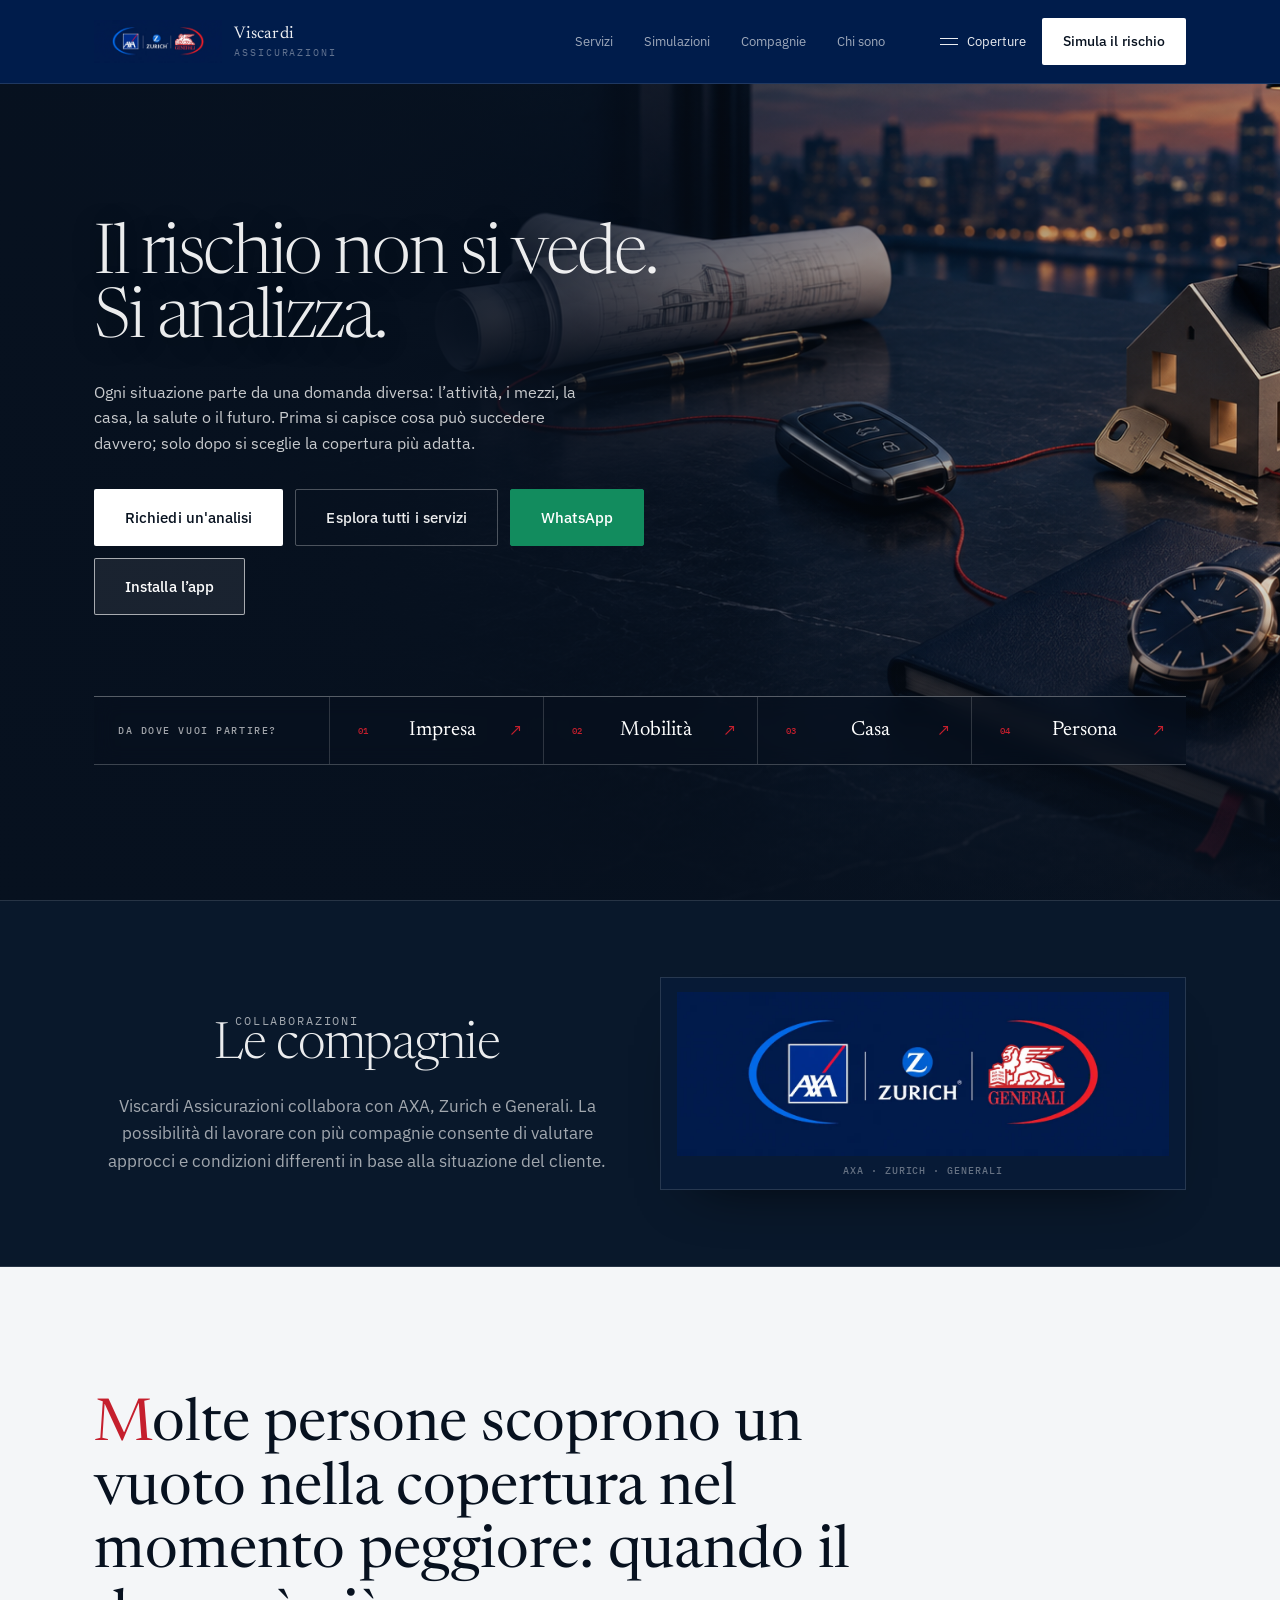
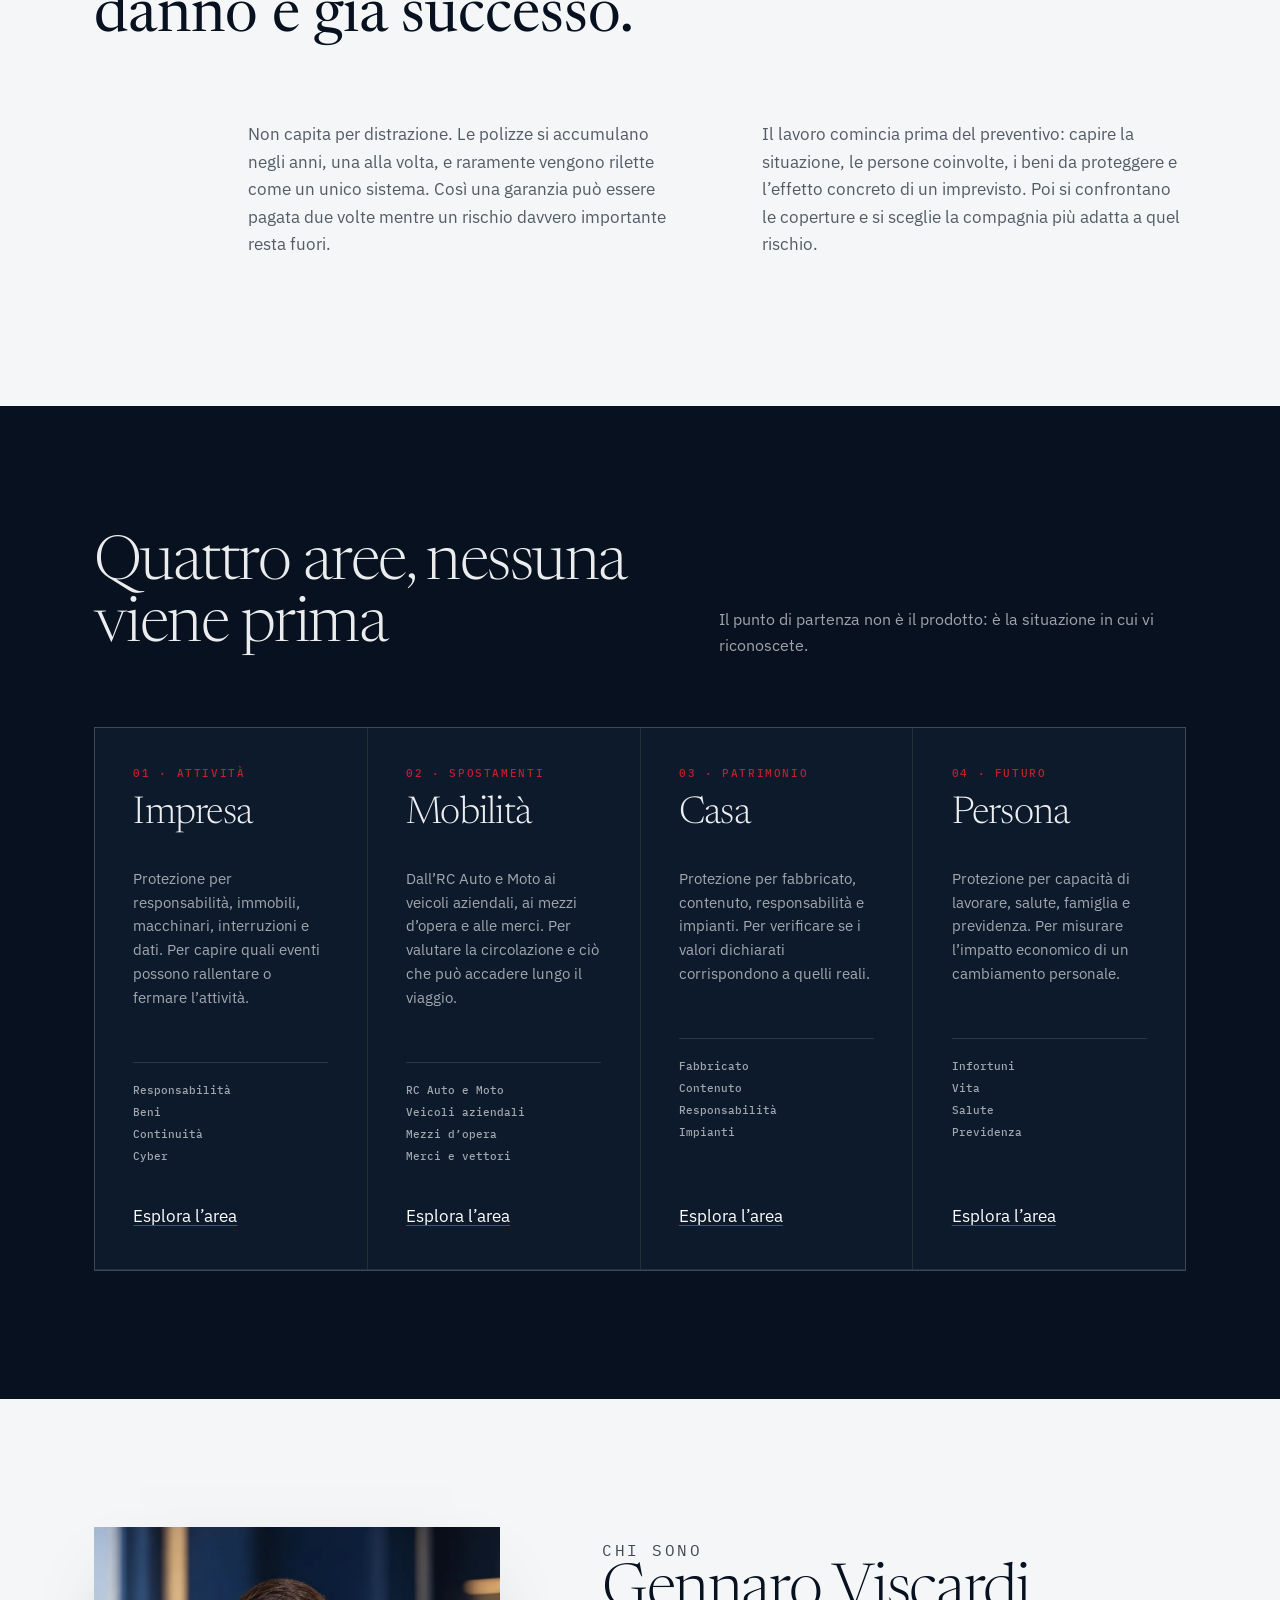
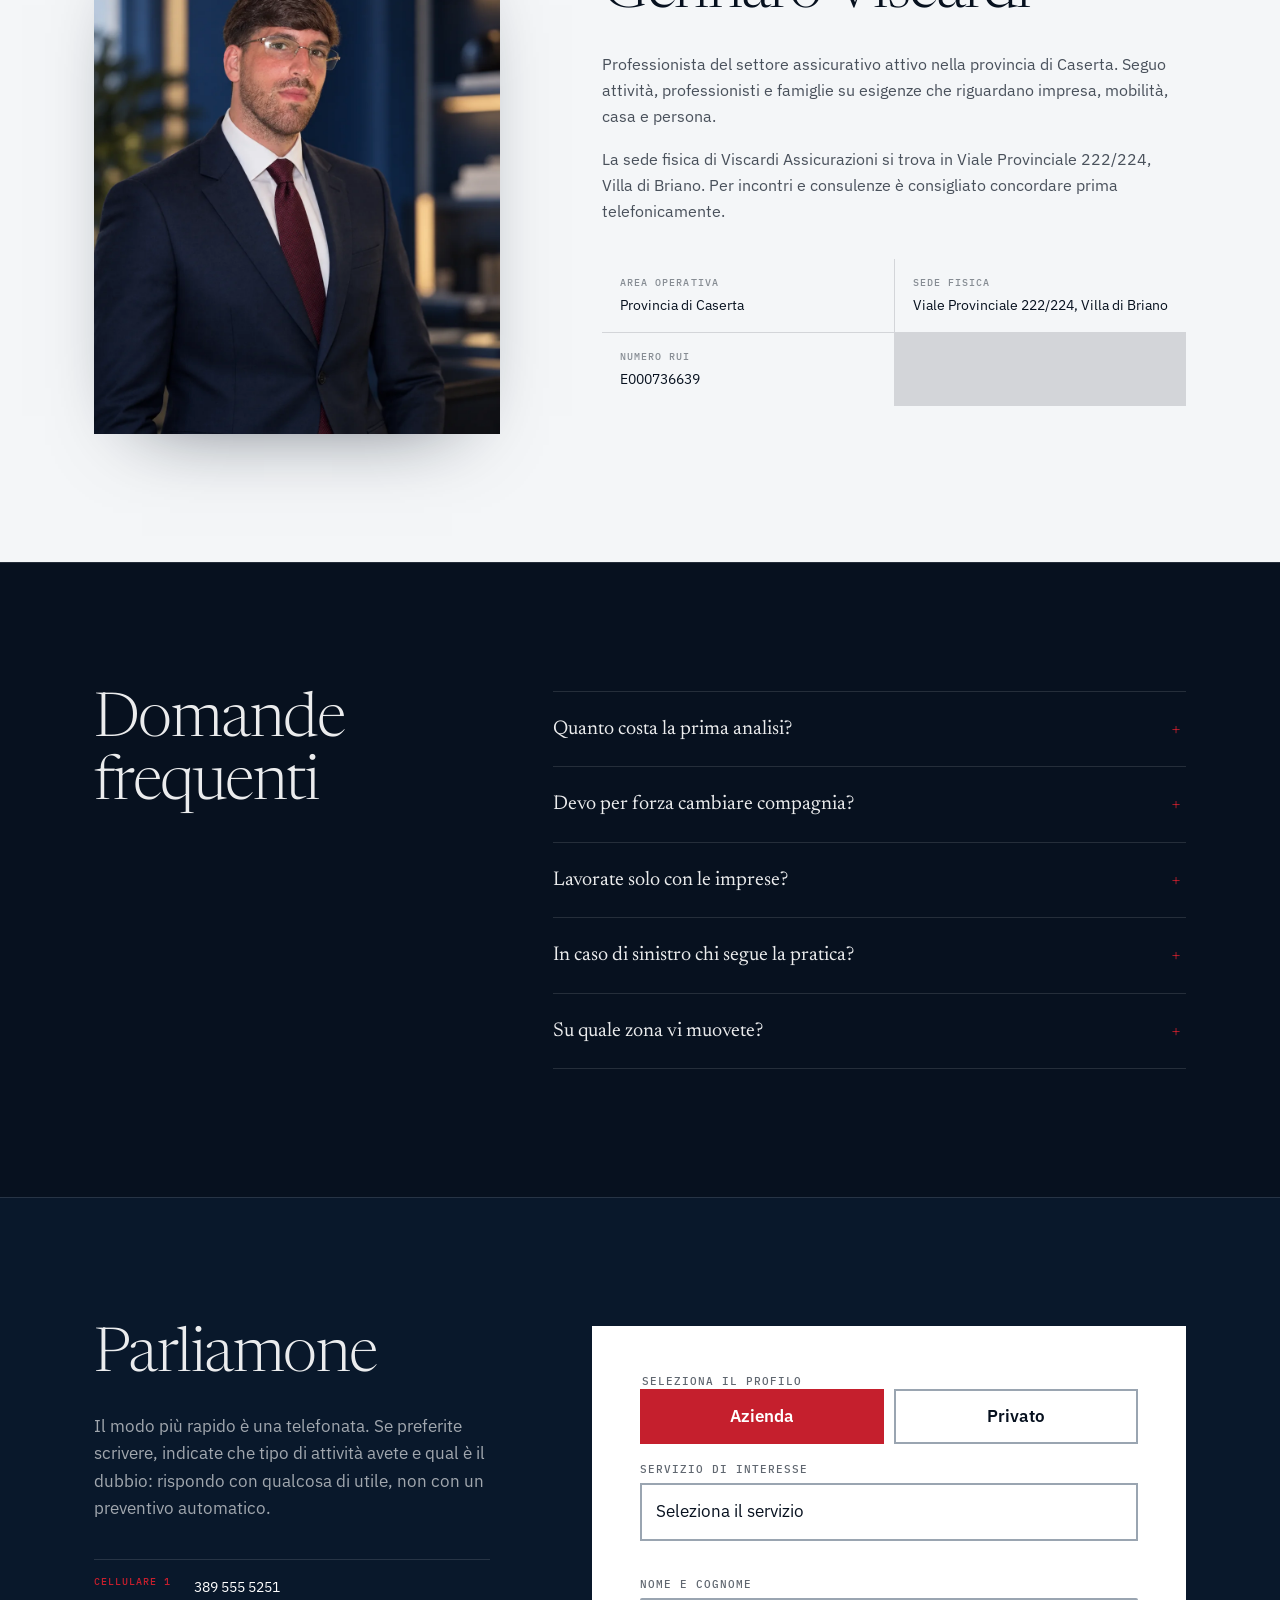
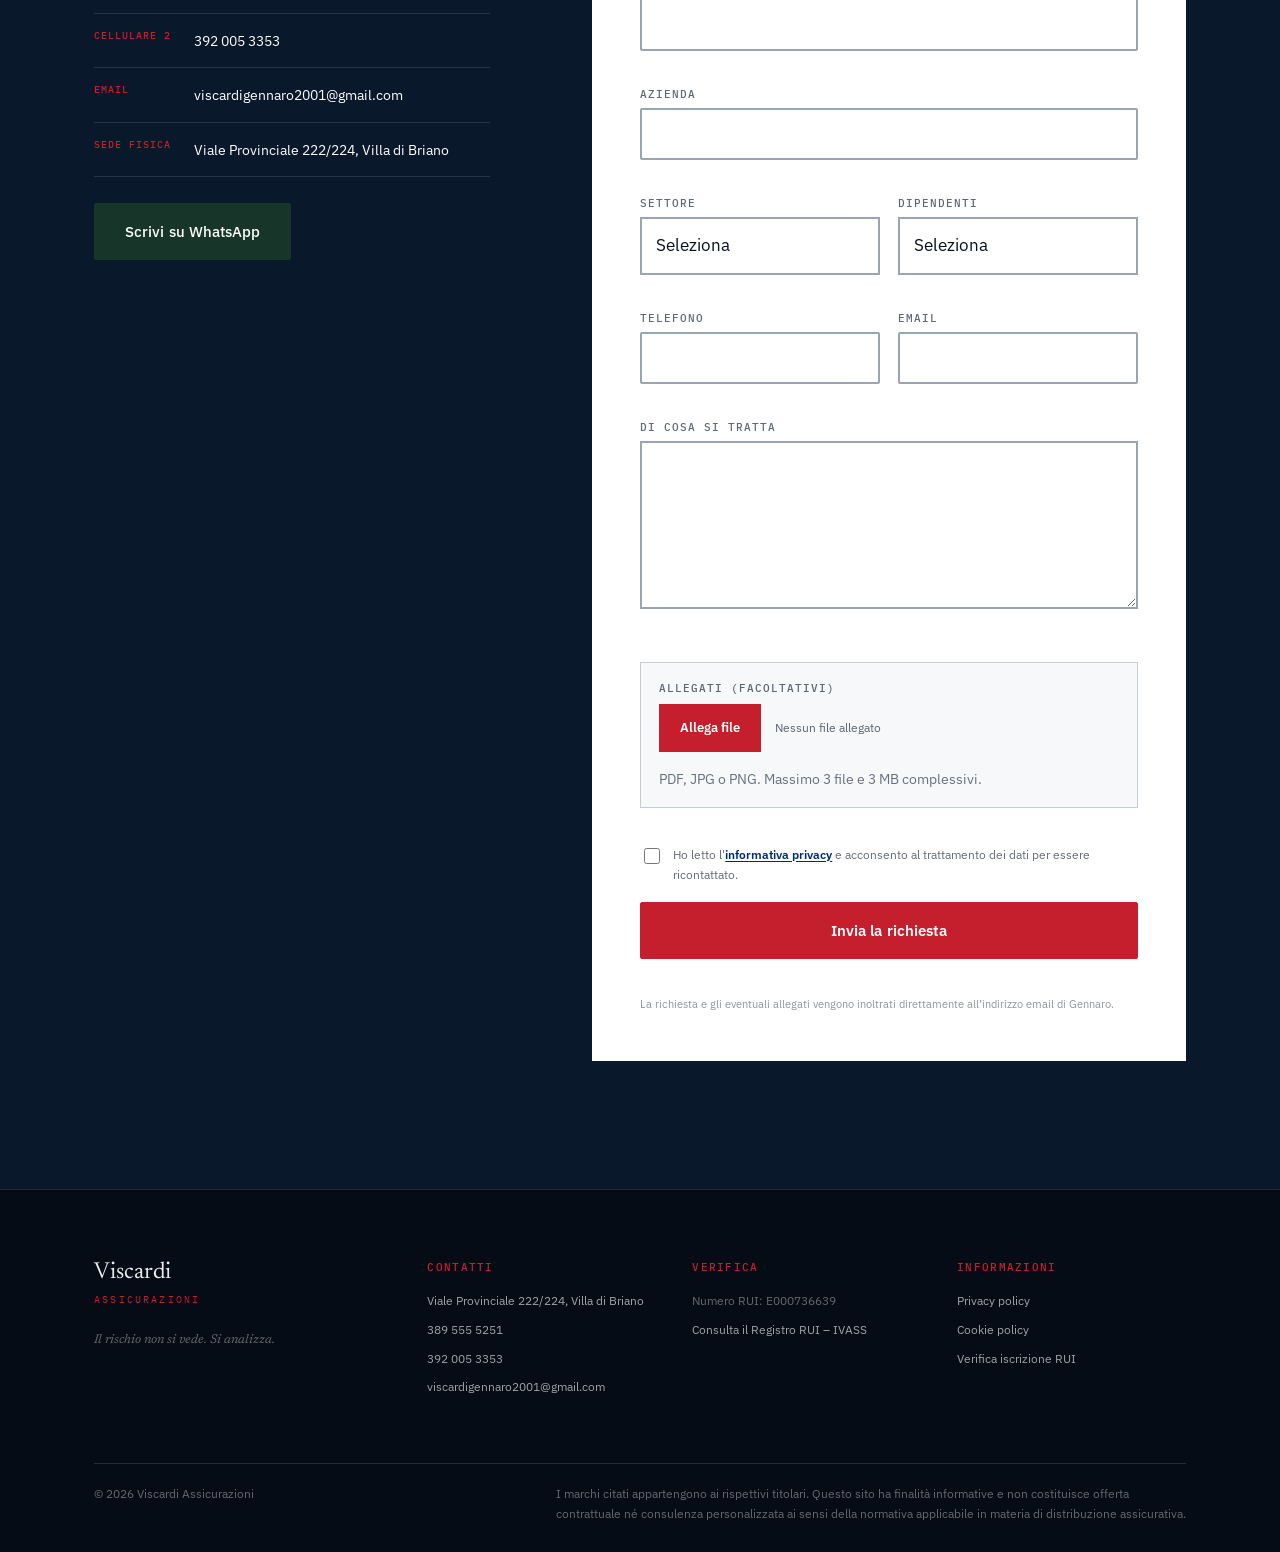
<file: index.html>
<!DOCTYPE html>
<html lang="it">
<head>
<meta charset="utf-8">
<meta name="viewport" content="width=device-width, initial-scale=1">
<title>Viscardi Assicurazioni — Analisi personalizzata del rischio</title>
<meta name="description" content="Analisi personalizzata delle coperture per attività, mobilità, casa e persona nella provincia di Caserta.">
<link rel="canonical" href="https://viscardi-assicurazioni.vercel.app/">
<meta name="theme-color" content="#07111F">
<meta name="mobile-web-app-capable" content="yes">
<meta name="apple-mobile-web-app-capable" content="yes">
<meta name="apple-mobile-web-app-status-bar-style" content="black-translucent">
<meta name="apple-mobile-web-app-title" content="Viscardi">
<meta property="og:type" content="website">
<meta property="og:locale" content="it_IT">
<meta property="og:title" content="Viscardi Assicurazioni — Il rischio non si vede. Si analizza.">
<meta property="og:description" content="Analisi personalizzata delle coperture per attività, mobilità, casa e persona in provincia di Caserta.">
<meta property="og:url" content="https://viscardi-assicurazioni.vercel.app/">
<meta property="og:site_name" content="Viscardi Assicurazioni">
<meta property="og:image" content="https://viscardi-assicurazioni.vercel.app/social-share-viscardi.png">
<meta property="og:image:secure_url" content="https://viscardi-assicurazioni.vercel.app/social-share-viscardi.png">
<meta property="og:image:type" content="image/png">
<meta property="og:image:width" content="1200">
<meta property="og:image:height" content="630">
<meta property="og:image:alt" content="AXA, Zurich e Generali — Viscardi Assicurazioni">
<meta name="twitter:card" content="summary_large_image">
<meta name="twitter:image" content="https://viscardi-assicurazioni.vercel.app/social-share-viscardi.png">
<link rel="icon" href="favicon.svg" type="image/svg+xml">
<link rel="manifest" href="manifest.webmanifest">
<link rel="apple-touch-icon" href="apple-touch-icon.png">
<link rel="preconnect" href="https://fonts.googleapis.com">
<link rel="preconnect" href="https://fonts.gstatic.com" crossorigin>
<link rel="stylesheet" href="https://fonts.googleapis.com/css2?family=IBM+Plex+Mono:wght@400;500&family=IBM+Plex+Sans:wght@400;500;600&family=Newsreader:opsz,wght@6..72,300;6..72,400;6..72,500&display=swap">
<link rel="stylesheet" href="styles.css">
<link rel="stylesheet" href="enhancements.css">
<script type="application/ld+json">
{
  "@context": "https://schema.org",
  "@type": "Organization",
  "name": "Viscardi Assicurazioni",
  "description": "Studio assicurativo per l’analisi personalizzata dei rischi di attività, mobilità, casa e persona.",
  "url": "https://www.gennaroviscardiassicurazioni.it/",
  "telephone": ["+39 389 555 5251", "+39 392 005 3353"],
  "email": "viscardigennaro2001@gmail.com",
  "address": {
    "@type": "PostalAddress",
    "streetAddress": "Viale Provinciale 222/224",
    "addressLocality": "Villa di Briano",
    "addressCountry": "IT"
  },
  "areaServed": ["Provincia di Caserta", "Campania"]
}
</script>
</head>
<body>

<a class="skip-link" href="#main">Vai al contenuto</a>

<!-- ============================ HEADER ============================ -->
<header class="site-header" id="siteHeader">
  <div class="site-header__inner">

    <a class="wordmark" href="index.html" aria-label="Viscardi Assicurazioni, torna alla home">
      <span class="wordmark__partners"><img src="assets/images/compagnie-lockup.webp" width="1200" height="400" alt="AXA, Zurich e Generali"></span>
      <span class="wordmark__text">
        <span class="wordmark__name">Viscardi</span>
        <span class="wordmark__sub">Assicurazioni</span>
      </span>
    </a>

    <nav class="site-nav" aria-label="Navigazione principale">
      <a href="servizi.html">Servizi</a>
      <a href="simulazioni.html">Simulazioni</a>
      <a href="#compagnie">Compagnie</a>
      <a href="#profilo">Chi sono</a>
    </nav>

    <div class="site-header__actions">
      <button type="button" class="menu-btn" id="menuBtn" aria-expanded="false" aria-controls="megaMenu">
        <span class="menu-btn__bars" aria-hidden="true"><i></i><i></i></span>
        <span class="menu-btn__label">Coperture</span>
      </button>
      <a class="btn btn--solid btn--sm" href="simulazioni.html">Simula il rischio</a>
    </div>

  </div>
</header>

<!-- ============================ MEGA MENU ============================ -->
<div class="mega" id="megaMenu" hidden>
  <div class="mega__inner">

    <div class="mega__intro">
      <p class="mega__eyebrow">Aree di intervento</p>
      <h2 class="mega__title">Diciannove servizi,<br>una scelta guidata.</h2>
      <p class="mega__lede">Scegli una copertura per approfondirla, raccogliere le informazioni utili e preparare una richiesta da inviare direttamente a Gennaro.</p>
      <a class="btn btn--ghost btn--sm" href="#contatti" data-mega-close>Parliamone</a>
    </div>

    <div class="mega__cats">
      <ul class="mega__catlist" id="megaCats" role="tablist" aria-label="Categorie di copertura"></ul>
    </div>

    <div class="mega__panel">
      <ul class="mega__services" id="megaServices"></ul>
    </div>

    <button type="button" class="mega__close" id="megaClose" aria-label="Chiudi il menu">
      <svg viewBox="0 0 24 24" width="22" height="22" aria-hidden="true"><path d="M5 5l14 14M19 5L5 19" fill="none" stroke="currentColor" stroke-width="1.4"/></svg>
    </button>

  </div>
</div>

<main id="main">

<!-- ============================ HERO ============================ -->
<section class="hero hero--visual">
  <div class="hero__grid">

    <div class="hero__text">
      <h1 class="hero__title">Il rischio non si vede.<br>Si analizza.</h1>
      <p class="hero__lede">Ogni situazione parte da una domanda diversa: l’attività, i mezzi, la casa, la salute o il futuro. Prima si capisce cosa può succedere davvero; solo dopo si sceglie la copertura più adatta.</p>

      <div class="hero__cta">
        <a class="btn btn--solid" href="#contatti">Richiedi un'analisi</a>
        <a class="btn btn--ghost" href="servizi.html">Esplora tutti i servizi</a>
        <a class="btn btn--whatsapp hero__whatsapp" href="https://wa.me/393895555251?text=Buongiorno%2C%20vorrei%20ricevere%20informazioni%20sulle%20coperture%20assicurative." target="_blank" rel="noopener" aria-label="Contatta Gennaro su WhatsApp">WhatsApp</a>
        <button class="btn btn--ghost app-install" id="appInstall" type="button">Installa l’app</button>
      </div>

    </div>

    <div class="hero__system" aria-hidden="false">
      <nav class="hero-areas" aria-label="Esplora le quattro aree dei servizi">
        <p class="hero-areas__label">Da dove vuoi partire?</p>
        <a href="servizi.html#impresa"><span>01</span><strong>Impresa</strong><i aria-hidden="true">↗</i></a>
        <a href="servizi.html#mobilita"><span>02</span><strong>Mobilità</strong><i aria-hidden="true">↗</i></a>
        <a href="servizi.html#casa"><span>03</span><strong>Casa</strong><i aria-hidden="true">↗</i></a>
        <a href="servizi.html#persona"><span>04</span><strong>Persona</strong><i aria-hidden="true">↗</i></a>
      </nav>
      <svg class="risk-system" hidden aria-hidden="true" viewBox="0 0 800 800" xmlns="http://www.w3.org/2000/svg" data-risk-system>
<title id="rsTitle">Mappa dei rischi</title>
<desc id="rsDesc">Sistema radiale che raggruppa le aree di rischio in quattro quadranti: impresa, mobilità, casa e persona. Ogni quadrante è interattivo.</desc>
<circle cx="400" cy="400" r="352" class="rs-plate"/>
<g class="rs-rotate-cw">
<line x1="400" y1="48" x2="400" y2="62" class="rs-tick rs-tick--long"/>
<line x1="418.42" y1="48.48" x2="418.06" y2="55.47" class="rs-tick"/>
<line x1="436.79" y1="49.93" x2="436.06" y2="56.89" class="rs-tick"/>
<line x1="455.06" y1="52.33" x2="453.97" y2="59.25" class="rs-tick"/>
<line x1="473.18" y1="55.69" x2="471.73" y2="62.54" class="rs-tick"/>
<line x1="491.1" y1="59.99" x2="489.29" y2="66.76" class="rs-tick"/>
<line x1="508.77" y1="65.23" x2="506.61" y2="71.89" class="rs-tick"/>
<line x1="526.15" y1="71.38" x2="523.64" y2="77.91" class="rs-tick"/>
<line x1="543.17" y1="78.43" x2="540.32" y2="84.83" class="rs-tick"/>
<line x1="559.8" y1="86.37" x2="556.63" y2="92.6" class="rs-tick"/>
<line x1="576" y1="95.16" x2="569" y2="107.28" class="rs-tick rs-tick--long"/>
<line x1="591.71" y1="104.79" x2="587.9" y2="110.66" class="rs-tick"/>
<line x1="606.9" y1="115.23" x2="602.79" y2="120.89" class="rs-tick"/>
<line x1="621.52" y1="126.44" x2="617.12" y2="131.88" class="rs-tick"/>
<line x1="635.53" y1="138.41" x2="630.85" y2="143.62" class="rs-tick"/>
<line x1="648.9" y1="151.1" x2="643.95" y2="156.05" class="rs-tick"/>
<line x1="661.59" y1="164.47" x2="656.38" y2="169.15" class="rs-tick"/>
<line x1="673.56" y1="178.48" x2="668.12" y2="182.88" class="rs-tick"/>
<line x1="684.77" y1="193.1" x2="679.11" y2="197.21" class="rs-tick"/>
<line x1="695.21" y1="208.29" x2="689.34" y2="212.1" class="rs-tick"/>
<line x1="704.84" y1="224" x2="692.72" y2="231" class="rs-tick rs-tick--long"/>
<line x1="713.63" y1="240.2" x2="707.4" y2="243.37" class="rs-tick"/>
<line x1="721.57" y1="256.83" x2="715.17" y2="259.68" class="rs-tick"/>
<line x1="728.62" y1="273.85" x2="722.09" y2="276.36" class="rs-tick"/>
<line x1="734.77" y1="291.23" x2="728.11" y2="293.39" class="rs-tick"/>
<line x1="740.01" y1="308.9" x2="733.24" y2="310.71" class="rs-tick"/>
<line x1="744.31" y1="326.82" x2="737.46" y2="328.27" class="rs-tick"/>
<line x1="747.67" y1="344.94" x2="740.75" y2="346.03" class="rs-tick"/>
<line x1="750.07" y1="363.21" x2="743.11" y2="363.94" class="rs-tick"/>
<line x1="751.52" y1="381.58" x2="744.53" y2="381.94" class="rs-tick"/>
<line x1="752" y1="400" x2="738" y2="400" class="rs-tick rs-tick--long"/>
<line x1="751.52" y1="418.42" x2="744.53" y2="418.06" class="rs-tick"/>
<line x1="750.07" y1="436.79" x2="743.11" y2="436.06" class="rs-tick"/>
<line x1="747.67" y1="455.06" x2="740.75" y2="453.97" class="rs-tick"/>
<line x1="744.31" y1="473.18" x2="737.46" y2="471.73" class="rs-tick"/>
<line x1="740.01" y1="491.1" x2="733.24" y2="489.29" class="rs-tick"/>
<line x1="734.77" y1="508.77" x2="728.11" y2="506.61" class="rs-tick"/>
<line x1="728.62" y1="526.15" x2="722.09" y2="523.64" class="rs-tick"/>
<line x1="721.57" y1="543.17" x2="715.17" y2="540.32" class="rs-tick"/>
<line x1="713.63" y1="559.8" x2="707.4" y2="556.63" class="rs-tick"/>
<line x1="704.84" y1="576" x2="692.72" y2="569" class="rs-tick rs-tick--long"/>
<line x1="695.21" y1="591.71" x2="689.34" y2="587.9" class="rs-tick"/>
<line x1="684.77" y1="606.9" x2="679.11" y2="602.79" class="rs-tick"/>
<line x1="673.56" y1="621.52" x2="668.12" y2="617.12" class="rs-tick"/>
<line x1="661.59" y1="635.53" x2="656.38" y2="630.85" class="rs-tick"/>
<line x1="648.9" y1="648.9" x2="643.95" y2="643.95" class="rs-tick"/>
<line x1="635.53" y1="661.59" x2="630.85" y2="656.38" class="rs-tick"/>
<line x1="621.52" y1="673.56" x2="617.12" y2="668.12" class="rs-tick"/>
<line x1="606.9" y1="684.77" x2="602.79" y2="679.11" class="rs-tick"/>
<line x1="591.71" y1="695.21" x2="587.9" y2="689.34" class="rs-tick"/>
<line x1="576" y1="704.84" x2="569" y2="692.72" class="rs-tick rs-tick--long"/>
<line x1="559.8" y1="713.63" x2="556.63" y2="707.4" class="rs-tick"/>
<line x1="543.17" y1="721.57" x2="540.32" y2="715.17" class="rs-tick"/>
<line x1="526.15" y1="728.62" x2="523.64" y2="722.09" class="rs-tick"/>
<line x1="508.77" y1="734.77" x2="506.61" y2="728.11" class="rs-tick"/>
<line x1="491.1" y1="740.01" x2="489.29" y2="733.24" class="rs-tick"/>
<line x1="473.18" y1="744.31" x2="471.73" y2="737.46" class="rs-tick"/>
<line x1="455.06" y1="747.67" x2="453.97" y2="740.75" class="rs-tick"/>
<line x1="436.79" y1="750.07" x2="436.06" y2="743.11" class="rs-tick"/>
<line x1="418.42" y1="751.52" x2="418.06" y2="744.53" class="rs-tick"/>
<line x1="400" y1="752" x2="400" y2="738" class="rs-tick rs-tick--long"/>
<line x1="381.58" y1="751.52" x2="381.94" y2="744.53" class="rs-tick"/>
<line x1="363.21" y1="750.07" x2="363.94" y2="743.11" class="rs-tick"/>
<line x1="344.94" y1="747.67" x2="346.03" y2="740.75" class="rs-tick"/>
<line x1="326.82" y1="744.31" x2="328.27" y2="737.46" class="rs-tick"/>
<line x1="308.9" y1="740.01" x2="310.71" y2="733.24" class="rs-tick"/>
<line x1="291.23" y1="734.77" x2="293.39" y2="728.11" class="rs-tick"/>
<line x1="273.85" y1="728.62" x2="276.36" y2="722.09" class="rs-tick"/>
<line x1="256.83" y1="721.57" x2="259.68" y2="715.17" class="rs-tick"/>
<line x1="240.2" y1="713.63" x2="243.37" y2="707.4" class="rs-tick"/>
<line x1="224" y1="704.84" x2="231" y2="692.72" class="rs-tick rs-tick--long"/>
<line x1="208.29" y1="695.21" x2="212.1" y2="689.34" class="rs-tick"/>
<line x1="193.1" y1="684.77" x2="197.21" y2="679.11" class="rs-tick"/>
<line x1="178.48" y1="673.56" x2="182.88" y2="668.12" class="rs-tick"/>
<line x1="164.47" y1="661.59" x2="169.15" y2="656.38" class="rs-tick"/>
<line x1="151.1" y1="648.9" x2="156.05" y2="643.95" class="rs-tick"/>
<line x1="138.41" y1="635.53" x2="143.62" y2="630.85" class="rs-tick"/>
<line x1="126.44" y1="621.52" x2="131.88" y2="617.12" class="rs-tick"/>
<line x1="115.23" y1="606.9" x2="120.89" y2="602.79" class="rs-tick"/>
<line x1="104.79" y1="591.71" x2="110.66" y2="587.9" class="rs-tick"/>
<line x1="95.16" y1="576" x2="107.28" y2="569" class="rs-tick rs-tick--long"/>
<line x1="86.37" y1="559.8" x2="92.6" y2="556.63" class="rs-tick"/>
<line x1="78.43" y1="543.17" x2="84.83" y2="540.32" class="rs-tick"/>
<line x1="71.38" y1="526.15" x2="77.91" y2="523.64" class="rs-tick"/>
<line x1="65.23" y1="508.77" x2="71.89" y2="506.61" class="rs-tick"/>
<line x1="59.99" y1="491.1" x2="66.76" y2="489.29" class="rs-tick"/>
<line x1="55.69" y1="473.18" x2="62.54" y2="471.73" class="rs-tick"/>
<line x1="52.33" y1="455.06" x2="59.25" y2="453.97" class="rs-tick"/>
<line x1="49.93" y1="436.79" x2="56.89" y2="436.06" class="rs-tick"/>
<line x1="48.48" y1="418.42" x2="55.47" y2="418.06" class="rs-tick"/>
<line x1="48" y1="400" x2="62" y2="400" class="rs-tick rs-tick--long"/>
<line x1="48.48" y1="381.58" x2="55.47" y2="381.94" class="rs-tick"/>
<line x1="49.93" y1="363.21" x2="56.89" y2="363.94" class="rs-tick"/>
<line x1="52.33" y1="344.94" x2="59.25" y2="346.03" class="rs-tick"/>
<line x1="55.69" y1="326.82" x2="62.54" y2="328.27" class="rs-tick"/>
<line x1="59.99" y1="308.9" x2="66.76" y2="310.71" class="rs-tick"/>
<line x1="65.23" y1="291.23" x2="71.89" y2="293.39" class="rs-tick"/>
<line x1="71.38" y1="273.85" x2="77.91" y2="276.36" class="rs-tick"/>
<line x1="78.43" y1="256.83" x2="84.83" y2="259.68" class="rs-tick"/>
<line x1="86.37" y1="240.2" x2="92.6" y2="243.37" class="rs-tick"/>
<line x1="95.16" y1="224" x2="107.28" y2="231" class="rs-tick rs-tick--long"/>
<line x1="104.79" y1="208.29" x2="110.66" y2="212.1" class="rs-tick"/>
<line x1="115.23" y1="193.1" x2="120.89" y2="197.21" class="rs-tick"/>
<line x1="126.44" y1="178.48" x2="131.88" y2="182.88" class="rs-tick"/>
<line x1="138.41" y1="164.47" x2="143.62" y2="169.15" class="rs-tick"/>
<line x1="151.1" y1="151.1" x2="156.05" y2="156.05" class="rs-tick"/>
<line x1="164.47" y1="138.41" x2="169.15" y2="143.62" class="rs-tick"/>
<line x1="178.48" y1="126.44" x2="182.88" y2="131.88" class="rs-tick"/>
<line x1="193.1" y1="115.23" x2="197.21" y2="120.89" class="rs-tick"/>
<line x1="208.29" y1="104.79" x2="212.1" y2="110.66" class="rs-tick"/>
<line x1="224" y1="95.16" x2="231" y2="107.28" class="rs-tick rs-tick--long"/>
<line x1="240.2" y1="86.37" x2="243.37" y2="92.6" class="rs-tick"/>
<line x1="256.83" y1="78.43" x2="259.68" y2="84.83" class="rs-tick"/>
<line x1="273.85" y1="71.38" x2="276.36" y2="77.91" class="rs-tick"/>
<line x1="291.23" y1="65.23" x2="293.39" y2="71.89" class="rs-tick"/>
<line x1="308.9" y1="59.99" x2="310.71" y2="66.76" class="rs-tick"/>
<line x1="326.82" y1="55.69" x2="328.27" y2="62.54" class="rs-tick"/>
<line x1="344.94" y1="52.33" x2="346.03" y2="59.25" class="rs-tick"/>
<line x1="363.21" y1="49.93" x2="363.94" y2="56.89" class="rs-tick"/>
<line x1="381.58" y1="48.48" x2="381.94" y2="55.47" class="rs-tick"/>
</g>
<g class="rs-rotate-ccw">
<circle cx="400" cy="400" r="110" class="rs-ring"/>
<circle cx="400" cy="400" r="175" class="rs-ring"/>
<circle cx="400" cy="400" r="240" class="rs-ring"/>
<circle cx="400" cy="400" r="300" class="rs-ring"/>
<line x1="400" y1="304" x2="400" y2="100" class="rs-spoke"/>
<line x1="424.85" y1="307.27" x2="477.65" y2="110.22" class="rs-spoke"/>
<line x1="448" y1="316.86" x2="550" y2="140.19" class="rs-spoke"/>
<line x1="467.88" y1="332.12" x2="612.13" y2="187.87" class="rs-spoke"/>
<line x1="483.14" y1="352" x2="659.81" y2="250" class="rs-spoke"/>
<line x1="492.73" y1="375.15" x2="689.78" y2="322.35" class="rs-spoke"/>
<line x1="496" y1="400" x2="700" y2="400" class="rs-spoke"/>
<line x1="492.73" y1="424.85" x2="689.78" y2="477.65" class="rs-spoke"/>
<line x1="483.14" y1="448" x2="659.81" y2="550" class="rs-spoke"/>
<line x1="467.88" y1="467.88" x2="612.13" y2="612.13" class="rs-spoke"/>
<line x1="448" y1="483.14" x2="550" y2="659.81" class="rs-spoke"/>
<line x1="424.85" y1="492.73" x2="477.65" y2="689.78" class="rs-spoke"/>
<line x1="400" y1="496" x2="400" y2="700" class="rs-spoke"/>
<line x1="375.15" y1="492.73" x2="322.35" y2="689.78" class="rs-spoke"/>
<line x1="352" y1="483.14" x2="250" y2="659.81" class="rs-spoke"/>
<line x1="332.12" y1="467.88" x2="187.87" y2="612.13" class="rs-spoke"/>
<line x1="316.86" y1="448" x2="140.19" y2="550" class="rs-spoke"/>
<line x1="307.27" y1="424.85" x2="110.22" y2="477.65" class="rs-spoke"/>
<line x1="304" y1="400" x2="100" y2="400" class="rs-spoke"/>
<line x1="307.27" y1="375.15" x2="110.22" y2="322.35" class="rs-spoke"/>
<line x1="316.86" y1="352" x2="140.19" y2="250" class="rs-spoke"/>
<line x1="332.12" y1="332.12" x2="187.87" y2="187.87" class="rs-spoke"/>
<line x1="352" y1="316.86" x2="250" y2="140.19" class="rs-spoke"/>
<line x1="375.15" y1="307.27" x2="322.35" y2="110.22" class="rs-spoke"/>
</g>
<g class="rs-chords">
<path d="M 260.2 192.74 Q 369.31 332.17 359.25 208.28" class="rs-chord" data-a="impresa" data-b="impresa"/>
<path d="M 260.2 192.74 Q 385.07 323.19 451.98 155.46" class="rs-chord" data-a="impresa" data-b="impresa"/>
<path d="M 359.25 208.28 Q 385.4 346.32 354.85 275.96" class="rs-chord" data-a="impresa" data-b="impresa"/>
<path d="M 451.98 155.46 Q 427.69 311.77 510.88 125.55" class="rs-chord" data-a="impresa" data-b="impresa"/>
<path d="M 493.94 260.72 Q 408.3 355.24 354.85 275.96" class="rs-chord" data-a="impresa" data-b="impresa"/>
<path d="M 493.94 260.72 Q 453.5 356.37 620.74 282.63" class="rs-chord" data-a="impresa" data-b="mobilita"/>
<path d="M 620.74 282.63 Q 469.65 376.67 588.96 380.14" class="rs-chord" data-a="mobilita" data-b="mobilita"/>
<path d="M 588.96 380.14 Q 474.28 408.71 648.01 471.11" class="rs-chord" data-a="mobilita" data-b="mobilita"/>
<path d="M 648.01 471.11 Q 464.71 427.3 532.65 489.47" class="rs-chord" data-a="mobilita" data-b="mobilita"/>
<path d="M 532.65 489.47 Q 443.46 451.43 523 613.04" class="rs-chord" data-a="mobilita" data-b="casa"/>
<path d="M 523 613.04 Q 425.26 467.19 425.61 582.21" class="rs-chord" data-a="casa" data-b="casa"/>
<path d="M 425.61 582.21 Q 393.91 472.87 338.55 646.46" class="rs-chord" data-a="casa" data-b="casa"/>
<path d="M 338.55 646.46 Q 373.77 465.29 307.17 537.62" class="rs-chord" data-a="casa" data-b="casa"/>
<path d="M 307.17 537.62 Q 348.3 444.14 188.69 522" class="rs-chord" data-a="casa" data-b="persona"/>
<path d="M 188.69 522 Q 333.44 425.05 219.77 425.33" class="rs-chord" data-a="persona" data-b="persona"/>
<path d="M 219.77 425.33 Q 327.79 393.94 155.49 339.04" class="rs-chord" data-a="persona" data-b="persona"/>
<path d="M 155.49 339.04 Q 334.47 373.48 259.06 304.94" class="rs-chord" data-a="persona" data-b="persona"/>
<path d="M 259.06 304.94 Q 352.28 348.61 260.2 192.74" class="rs-chord" data-a="persona" data-b="impresa"/>
<path d="M 260.2 192.74 Q 397.14 400.98 523 613.04" class="rs-chord" data-a="impresa" data-b="casa"/>
<path d="M 354.85 275.96 Q 356.4 399.65 188.69 522" class="rs-chord" data-a="impresa" data-b="persona"/>
<path d="M 451.98 155.46 Q 451 370.52 648.01 471.11" class="rs-chord" data-a="impresa" data-b="mobilita"/>
<path d="M 510.88 125.55 Q 408.4 395.24 338.55 646.46" class="rs-chord" data-a="impresa" data-b="casa"/>
</g>
<g class="rs-nodes">
<g class="rs-node" data-node="RCT" data-sector="impresa">
<circle cx="260.2" cy="192.74" r="20" class="rs-node__halo"/>
<circle cx="260.2" cy="192.74" r="4.2" class="rs-node__dot"/>
<text x="260.2" y="177.74" class="rs-node__label" text-anchor="middle">RCT</text>
</g>
<g class="rs-node" data-node="RCO" data-sector="impresa">
<circle cx="359.25" cy="208.28" r="20" class="rs-node__halo"/>
<circle cx="359.25" cy="208.28" r="4.2" class="rs-node__dot"/>
<text x="359.25" y="193.28" class="rs-node__label" text-anchor="middle">RCO</text>
</g>
<g class="rs-node" data-node="RCI" data-sector="impresa">
<circle cx="451.98" cy="155.46" r="20" class="rs-node__halo"/>
<circle cx="451.98" cy="155.46" r="4.2" class="rs-node__dot"/>
<text x="451.98" y="140.46" class="rs-node__label" text-anchor="middle">RCI</text>
</g>
<g class="rs-node" data-node="CYB" data-sector="impresa">
<circle cx="493.94" cy="260.72" r="20" class="rs-node__halo"/>
<circle cx="493.94" cy="260.72" r="4.2" class="rs-node__dot"/>
<text x="493.94" y="245.72" class="rs-node__label" text-anchor="middle">CYB</text>
</g>
<g class="rs-node" data-node="D&O" data-sector="impresa">
<circle cx="354.85" cy="275.96" r="20" class="rs-node__halo"/>
<circle cx="354.85" cy="275.96" r="4.2" class="rs-node__dot"/>
<text x="354.85" y="260.96" class="rs-node__label" text-anchor="middle">D&O</text>
</g>
<g class="rs-node" data-node="POST" data-sector="impresa">
<circle cx="510.88" cy="125.55" r="20" class="rs-node__halo"/>
<circle cx="510.88" cy="125.55" r="4.2" class="rs-node__dot"/>
<text x="510.88" y="110.55" class="rs-node__label" text-anchor="middle">POST</text>
</g>
<g class="rs-node" data-node="RCA" data-sector="mobilita">
<circle cx="620.74" cy="282.63" r="20" class="rs-node__halo"/>
<circle cx="620.74" cy="282.63" r="4.2" class="rs-node__dot"/>
<text x="620.74" y="267.63" class="rs-node__label" text-anchor="middle">RCA</text>
</g>
<g class="rs-node" data-node="KSK" data-sector="mobilita">
<circle cx="588.96" cy="380.14" r="20" class="rs-node__halo"/>
<circle cx="588.96" cy="380.14" r="4.2" class="rs-node__dot"/>
<text x="588.96" y="365.14" class="rs-node__label" text-anchor="middle">KSK</text>
</g>
<g class="rs-node" data-node="FLT" data-sector="mobilita">
<circle cx="648.01" cy="471.11" r="20" class="rs-node__halo"/>
<circle cx="648.01" cy="471.11" r="4.2" class="rs-node__dot"/>
<text x="648.01" y="456.11" class="rs-node__label" text-anchor="middle">FLT</text>
</g>
<g class="rs-node" data-node="MRC" data-sector="mobilita">
<circle cx="532.65" cy="489.47" r="20" class="rs-node__halo"/>
<circle cx="532.65" cy="489.47" r="4.2" class="rs-node__dot"/>
<text x="532.65" y="474.47" class="rs-node__label" text-anchor="middle">MRC</text>
</g>
<g class="rs-node" data-node="INC" data-sector="casa">
<circle cx="523" cy="613.04" r="20" class="rs-node__halo"/>
<circle cx="523" cy="613.04" r="4.2" class="rs-node__dot"/>
<text x="523" y="598.04" class="rs-node__label" text-anchor="middle">INC</text>
</g>
<g class="rs-node" data-node="FUR" data-sector="casa">
<circle cx="425.61" cy="582.21" r="20" class="rs-node__halo"/>
<circle cx="425.61" cy="582.21" r="4.2" class="rs-node__dot"/>
<text x="425.61" y="567.21" class="rs-node__label" text-anchor="middle">FUR</text>
</g>
<g class="rs-node" data-node="FBB" data-sector="casa">
<circle cx="338.55" cy="646.46" r="20" class="rs-node__halo"/>
<circle cx="338.55" cy="646.46" r="4.2" class="rs-node__dot"/>
<text x="338.55" y="631.46" class="rs-node__label" text-anchor="middle">FBB</text>
</g>
<g class="rs-node" data-node="FTV" data-sector="casa">
<circle cx="307.17" cy="537.62" r="20" class="rs-node__halo"/>
<circle cx="307.17" cy="537.62" r="4.2" class="rs-node__dot"/>
<text x="307.17" y="522.62" class="rs-node__label" text-anchor="middle">FTV</text>
</g>
<g class="rs-node" data-node="INF" data-sector="persona">
<circle cx="188.69" cy="522" r="20" class="rs-node__halo"/>
<circle cx="188.69" cy="522" r="4.2" class="rs-node__dot"/>
<text x="188.69" y="507" class="rs-node__label" text-anchor="middle">INF</text>
</g>
<g class="rs-node" data-node="TCM" data-sector="persona">
<circle cx="219.77" cy="425.33" r="20" class="rs-node__halo"/>
<circle cx="219.77" cy="425.33" r="4.2" class="rs-node__dot"/>
<text x="219.77" y="410.33" class="rs-node__label" text-anchor="middle">TCM</text>
</g>
<g class="rs-node" data-node="MAL" data-sector="persona">
<circle cx="155.49" cy="339.04" r="20" class="rs-node__halo"/>
<circle cx="155.49" cy="339.04" r="4.2" class="rs-node__dot"/>
<text x="155.49" y="324.04" class="rs-node__label" text-anchor="middle">MAL</text>
</g>
<g class="rs-node" data-node="PRV" data-sector="persona">
<circle cx="259.06" cy="304.94" r="20" class="rs-node__halo"/>
<circle cx="259.06" cy="304.94" r="4.2" class="rs-node__dot"/>
<text x="259.06" y="289.94" class="rs-node__label" text-anchor="middle">PRV</text>
</g>
</g>
<g class="rs-sector" data-sector="impresa" tabindex="0" role="button" aria-label="Area Impresa">
<path d="M 207.22 213.83 A 268 268 0 0 1 592.78 213.83" class="rs-hit" fill="none"/>
<path d="M 162.62 170.76 A 330 330 0 0 1 637.38 170.76" class="rs-arc" fill="none"/>
<path d="M 162.62 170.76 A 330 330 0 0 1 637.38 170.76" class="rs-arc-active" fill="none"/>
<text x="400" y="89" class="rs-sector__label" text-anchor="middle">Impresa</text>
</g>
<g class="rs-sector" data-sector="mobilita" tabindex="0" role="button" aria-label="Area Mobilità">
<path d="M 592.78 213.83 A 268 268 0 0 1 592.78 586.17" class="rs-hit" fill="none"/>
<path d="M 637.38 170.76 A 330 330 0 0 1 637.38 629.24" class="rs-arc" fill="none"/>
<path d="M 637.38 170.76 A 330 330 0 0 1 637.38 629.24" class="rs-arc-active" fill="none"/>
<text x="718" y="407" class="rs-sector__label" text-anchor="middle">Mobilità</text>
</g>
<g class="rs-sector" data-sector="casa" tabindex="0" role="button" aria-label="Area Casa">
<path d="M 592.78 586.17 A 268 268 0 0 1 207.22 586.17" class="rs-hit" fill="none"/>
<path d="M 637.38 629.24 A 330 330 0 0 1 162.62 629.24" class="rs-arc" fill="none"/>
<path d="M 637.38 629.24 A 330 330 0 0 1 162.62 629.24" class="rs-arc-active" fill="none"/>
<text x="400" y="725" class="rs-sector__label" text-anchor="middle">Casa</text>
</g>
<g class="rs-sector" data-sector="persona" tabindex="0" role="button" aria-label="Area Persona">
<path d="M 207.22 586.17 A 268 268 0 0 1 207.22 213.83" class="rs-hit" fill="none"/>
<path d="M 162.62 629.24 A 330 330 0 0 1 162.62 170.76" class="rs-arc" fill="none"/>
<path d="M 162.62 629.24 A 330 330 0 0 1 162.62 170.76" class="rs-arc-active" fill="none"/>
<text x="82" y="407" class="rs-sector__label" text-anchor="middle">Persona</text>
</g>
<line x1="333.82" y1="336.09" x2="158.3" y2="166.59" class="rs-divider"/>
<line x1="466.18" y1="336.09" x2="641.7" y2="166.59" class="rs-divider"/>
<line x1="466.18" y1="463.91" x2="641.7" y2="633.41" class="rs-divider"/>
<line x1="333.82" y1="463.91" x2="158.3" y2="633.41" class="rs-divider"/>
<circle cx="400" cy="400" r="88" class="rs-core"/>
<circle cx="400" cy="400" r="88" class="rs-core-ring"/>
<circle cx="400" cy="400" r="6" class="rs-core-dot"/>
<text x="400" y="384" class="rs-core__k" text-anchor="middle">ANALISI</text>
<text x="400" y="420" class="rs-core__v" text-anchor="middle" data-core-count>18</text>
<text x="400" y="440" class="rs-core__u" text-anchor="middle">aree mappate</text>
</svg>
    </div>

  </div>
</section>

<!-- ============================ COMPAGNIE ============================ -->
<section class="carriers carriers--after-hero" id="compagnie">
  <div class="wrap carriers__inner">
    <div class="carriers__text">
      <p class="sec-head__eyebrow">Collaborazioni</p>
      <h2 class="sec-head__title">Le compagnie</h2>
      <p>Viscardi Assicurazioni collabora con AXA, Zurich e Generali. La possibilità di lavorare con più compagnie consente di valutare approcci e condizioni differenti in base alla situazione del cliente.</p>
    </div>
    <figure class="carriers__lockup">
      <img src="assets/images/compagnie-lockup.webp" width="1200" height="400" decoding="async" alt="Compagnie AXA, Zurich e Generali">
      <figcaption>AXA · Zurich · Generali</figcaption>
    </figure>
  </div>
</section>

<!-- ============================ POSIZIONAMENTO ============================ -->
<section class="stance" id="posizionamento">
  <div class="wrap stance__inner">
    <p class="stance__lead">Molte persone scoprono un vuoto nella copertura nel momento peggiore: quando il danno è già successo.</p>
    <div class="stance__cols">
      <p>Non capita per distrazione. Le polizze si accumulano negli anni, una alla volta, e raramente vengono rilette come un unico sistema. Così una garanzia può essere pagata due volte mentre un rischio davvero importante resta fuori.</p>
      <p>Il lavoro comincia prima del preventivo: capire la situazione, le persone coinvolte, i beni da proteggere e l’effetto concreto di un imprevisto. Poi si confrontano le coperture e si sceglie la compagnia più adatta a quel rischio.</p>
    </div>
  </div>
</section>

<!-- ============================ QUATTRO MONDI ============================ -->
<section class="worlds" id="mondi">
  <div class="wrap">
    <header class="sec-head">
      <h2 class="sec-head__title">Quattro aree, nessuna viene prima</h2>
      <p class="sec-head__lede">Il punto di partenza non è il prodotto: è la situazione in cui vi riconoscete.</p>
    </header>

    <div class="worlds__grid">
      <article class="world">
        <p class="world__tag">01 · Attività</p>
        <h3 class="world__name">Impresa</h3>
        <p class="world__body">Protezione per responsabilità, immobili, macchinari, interruzioni e dati. Per capire quali eventi possono rallentare o fermare l’attività.</p>
        <ul class="world__list">
          <li>Responsabilità</li><li>Beni</li><li>Continuità</li><li>Cyber</li>
        </ul>
        <a class="linkish" href="servizi.html#impresa">Esplora l’area</a>
      </article>

      <article class="world">
        <p class="world__tag">02 · Spostamenti</p>
        <h3 class="world__name">Mobilità</h3>
        <p class="world__body">Dall’RC Auto e Moto ai veicoli aziendali, ai mezzi d’opera e alle merci. Per valutare la circolazione e ciò che può accadere lungo il viaggio.</p>
        <ul class="world__list"><li>RC Auto e Moto</li><li>Veicoli aziendali</li><li>Mezzi d’opera</li><li>Merci e vettori</li></ul>
        <a class="linkish" href="servizi.html#mobilita">Esplora l’area</a>
      </article>

      <article class="world">
        <p class="world__tag">03 · Patrimonio</p>
        <h3 class="world__name">Casa</h3>
        <p class="world__body">Protezione per fabbricato, contenuto, responsabilità e impianti. Per verificare se i valori dichiarati corrispondono a quelli reali.</p>
        <ul class="world__list"><li>Fabbricato</li><li>Contenuto</li><li>Responsabilità</li><li>Impianti</li></ul>
        <a class="linkish" href="servizi.html#casa">Esplora l’area</a>
      </article>

      <article class="world">
        <p class="world__tag">04 · Futuro</p>
        <h3 class="world__name">Persona</h3>
        <p class="world__body">Protezione per capacità di lavorare, salute, famiglia e previdenza. Per misurare l’impatto economico di un cambiamento personale.</p>
        <ul class="world__list"><li>Infortuni</li><li>Vita</li><li>Salute</li><li>Previdenza</li></ul>
        <a class="linkish" href="servizi.html#persona">Esplora l’area</a>
      </article>
    </div>
  </div>
</section>

<!-- ============================ PROFILO ============================ -->
<section class="profile" id="profilo">
  <div class="wrap profile__inner">
    <div class="profile__media">
      <figure class="profile__photo">
        <img src="assets/images/gennaro-viscardi.webp" width="1000" height="1250" loading="lazy" decoding="async" alt="Ritratto professionale di Gennaro Viscardi">
      </figure>
    </div>
    <div class="profile__text">
      <p class="sec-head__eyebrow">Chi sono</p>
      <h2 class="sec-head__title">Gennaro Viscardi</h2>
      <p>Professionista del settore assicurativo attivo nella provincia di Caserta. Seguo attività, professionisti e famiglie su esigenze che riguardano impresa, mobilità, casa e persona.</p>
      <p>La sede fisica di Viscardi Assicurazioni si trova in Viale Provinciale 222/224, Villa di Briano. Per incontri e consulenze è consigliato concordare prima telefonicamente.</p>
      <dl class="profile__data">
        <div><dt>Area operativa</dt><dd>Provincia di Caserta</dd></div>
        <div><dt>Sede fisica</dt><dd>Viale Provinciale 222/224, Villa di Briano</dd></div>
        <div><dt>Numero RUI</dt><dd>E000736639</dd></div>
      </dl>
    </div>
  </div>
</section>

<!-- ============================ FAQ ============================ -->
<section class="faq" id="faq">
  <div class="wrap faq__inner">
    <header class="sec-head">
      <h2 class="sec-head__title">Domande frequenti</h2>
    </header>

    <div class="acc" id="faqAcc">
      <div class="acc__item">
        <h3><button type="button" class="acc__btn" aria-expanded="false">Quanto costa la prima analisi?</button></h3>
        <div class="acc__panel" hidden><p>Nulla. Il primo incontro serve a capire l'attività e a leggere le polizze esistenti. Se poi non c'è niente da cambiare, ve lo dico e finisce lì.</p></div>
      </div>
      <div class="acc__item">
        <h3><button type="button" class="acc__btn" aria-expanded="false">Devo per forza cambiare compagnia?</button></h3>
        <div class="acc__panel" hidden><p>No. Capita spesso che una polizza in essere vada bene e che il problema sia altrove, in una garanzia mancante o in una definizione da estendere. In quel caso si interviene solo su quella.</p></div>
      </div>
      <div class="acc__item">
        <h3><button type="button" class="acc__btn" aria-expanded="false">Lavorate solo con le imprese?</button></h3>
        <div class="acc__panel" hidden><p>No. Seguo attività, professionisti e privati: impresa, casa, mobilità, infortuni, salute e previdenza. Si parte sempre dalla situazione concreta del cliente, non da una categoria prestabilita.</p></div>
      </div>
      <div class="acc__item">
        <h3><button type="button" class="acc__btn" aria-expanded="false">In caso di sinistro chi segue la pratica?</button></h3>
        <div class="acc__panel" hidden><p>Io, insieme all'agenzia di riferimento e al perito incaricato dalla compagnia. La denuncia va fatta nei termini previsti dal contratto: è il primo punto dove si perdono indennizzi.</p></div>
      </div>
      <div class="acc__item">
        <h3><button type="button" class="acc__btn" aria-expanded="false">Su quale zona vi muovete?</button></h3>
        <div class="acc__panel" hidden><p>Opero nella provincia di Caserta. La sede fisica è in Viale Provinciale 222/224, Villa di Briano; per incontri e sopralluoghi è consigliato concordare prima telefonicamente.</p></div>
      </div>
    </div>
  </div>
</section>

<!-- ============================ CONTATTI ============================ -->
<section class="contact" id="contatti">
  <div class="wrap contact__inner">

    <div class="contact__side">
      <h2 class="sec-head__title">Parliamone</h2>
      <p class="contact__lede">Il modo più rapido è una telefonata. Se preferite scrivere, indicate che tipo di attività avete e qual è il dubbio: rispondo con qualcosa di utile, non con un preventivo automatico.</p>

      <ul class="contact__list">
        <li><span>Cellulare 1</span><a href="tel:+393895555251">389 555 5251</a></li>
        <li><span>Cellulare 2</span><a href="tel:+393920053353">392 005 3353</a></li>
        <li><span>Email</span><a href="mailto:viscardigennaro2001@gmail.com">viscardigennaro2001@gmail.com</a></li>
        <li><span>Sede fisica</span><a href="https://www.google.com/maps/search/?api=1&amp;query=Viale%20Provinciale%20222%2F224%2C%20Villa%20di%20Briano" target="_blank" rel="noopener">Viale Provinciale 222/224, Villa di Briano</a></li>
      </ul>

      <a class="btn btn--wa" href="https://wa.me/393895555251?text=Buongiorno%2C%20vorrei%20un%20confronto%20sulle%20coperture%20assicurative%20della%20mia%20azienda." target="_blank" rel="noopener">Scrivi su WhatsApp</a>
    </div>

    <div class="contact__form">
      <form id="contactForm" action="/api/send-request" method="POST" enctype="multipart/form-data" novalidate>
        <input class="form-honey" type="text" name="_honey" tabindex="-1" autocomplete="off" aria-hidden="true">
        <input type="hidden" name="_subject" value="Nuova richiesta dal sito — Contatto generale">
        <input type="hidden" name="_template" value="table">
        <fieldset class="contact-profile">
          <legend>Seleziona il profilo</legend>
          <label><input type="radio" name="profilo" value="Azienda" checked><span>Azienda</span></label>
          <label><input type="radio" name="profilo" value="Privato"><span>Privato</span></label>
        </fieldset>
        <div class="field">
          <label for="fServizio">Servizio di interesse</label>
          <select id="fServizio" name="servizio" required>
            <option value="">Seleziona il servizio</option>
            <option>Responsabilità civile</option>
            <option>Opere e cantieri</option>
            <option>Fabbricati e macchinari</option>
            <option>Interruzione di attività</option>
            <option>Amministratori e dirigenti</option>
            <option>Cyber risk</option>
            <option>Veicoli aziendali</option>
            <option>Macchine in cantiere</option>
            <option>Merci in viaggio</option>
            <option>Responsabilità del vettore</option>
          </select>
        </div>
        <div class="field">
          <label for="fNome">Nome e cognome</label>
          <input type="text" id="fNome" name="nome" autocomplete="name" required>
        </div>
        <div class="field" data-company-field>
          <label for="fAzienda">Azienda</label>
          <input type="text" id="fAzienda" name="azienda" autocomplete="organization" required>
        </div>
        <div class="field field--half" data-company-field>
          <label for="fSettore">Settore</label>
          <select id="fSettore" name="settore">
            <option value="">Seleziona</option>
            <option>Edilizia</option>
            <option>Industria e lavorazioni</option>
            <option>Impiantistica</option>
            <option>Autotrasporto e logistica</option>
            <option>Studio tecnico</option>
            <option>Privato</option>
            <option>Altro</option>
          </select>
        </div>
        <div class="field field--half" data-company-field>
          <label for="fDip">Dipendenti</label>
          <select id="fDip" name="dipendenti">
            <option value="">Seleziona</option>
            <option>Nessuno</option>
            <option>1&ndash;5</option>
            <option>6&ndash;15</option>
            <option>16&ndash;50</option>
            <option>Oltre 50</option>
          </select>
        </div>
        <div class="field field--half">
          <label for="fTel">Telefono</label>
          <input type="tel" id="fTel" name="telefono" autocomplete="tel">
        </div>
        <div class="field field--half">
          <label for="fMail">Email</label>
          <input type="email" id="fMail" name="email" autocomplete="email" required>
        </div>
        <div class="field">
          <label for="fMsg">Di cosa si tratta</label>
          <textarea id="fMsg" name="messaggio" rows="5" required></textarea>
        </div>

        <div class="field file-field">
          <span class="file-field__label" id="fAttachmentsLabel">Allegati <span class="file-field__optional">(facoltativi)</span></span>
          <div class="file-picker">
            <input class="file-picker__input" type="file" id="fAttachments" name="allegati" accept=".pdf,.jpg,.jpeg,.png,application/pdf,image/jpeg,image/png" aria-labelledby="fAttachmentsLabel" multiple>
            <label class="file-picker__button" for="fAttachments">Allega file</label>
            <span class="file-picker__count" data-file-count>Nessun file allegato</span>
            <ul class="file-picker__list" data-file-list aria-live="polite"></ul>
          </div>
          <small id="fAttachmentsHint">PDF, JPG o PNG. Massimo 3 file e 3 MB complessivi.</small>
        </div>

        <label class="check">
          <input type="checkbox" id="fPriv" name="privacy" required>
          <span>Ho letto l'<a href="privacy.html" target="_blank" rel="noopener">informativa privacy</a> e acconsento al trattamento dei dati per essere ricontattato.</span>
        </label>

        <button type="submit" id="contactSubmit" class="btn btn--solid btn--full">Invia la richiesta</button>
        <p class="form__status" id="formStatus" role="status"></p>
        <p class="form__note">La richiesta e gli eventuali allegati vengono inoltrati direttamente all’indirizzo email di Gennaro.</p>
      </form>
    </div>

  </div>
</section>

</main>

<!-- ============================ FOOTER ============================ -->
<footer class="site-footer">
  <div class="wrap site-footer__inner">

    <div class="site-footer__brand">
      <p class="site-footer__name">Viscardi<br><span>Assicurazioni</span></p>
      <p class="site-footer__claim">Il rischio non si vede. Si analizza.</p>
    </div>

    <div class="site-footer__col">
      <h2>Contatti</h2>
      <ul>
        <li><a href="https://www.google.com/maps/search/?api=1&amp;query=Viale%20Provinciale%20222%2F224%2C%20Villa%20di%20Briano" target="_blank" rel="noopener">Viale Provinciale 222/224, Villa di Briano</a></li>
        <li><a href="tel:+393895555251">389 555 5251</a></li>
        <li><a href="tel:+393920053353">392 005 3353</a></li>
        <li><a href="mailto:viscardigennaro2001@gmail.com">viscardigennaro2001@gmail.com</a></li>
      </ul>
    </div>

    <div class="site-footer__col">
      <h2>Verifica</h2>
      <ul>
        <li>Numero RUI: E000736639</li>
        <li><a href="https://ruipubblico.ivass.it/rui-pubblica/ng/#/home" target="_blank" rel="noopener">Consulta il Registro RUI &ndash; IVASS</a></li>
      </ul>
    </div>

    <div class="site-footer__col">
      <h2>Informazioni</h2>
      <ul>
        <li><a href="privacy.html">Privacy policy</a></li>
        <li><a href="cookie.html">Cookie policy</a></li>
        <li><a href="https://ruipubblico.ivass.it/rui-pubblica/ng/#/home" target="_blank" rel="noopener">Verifica iscrizione RUI</a></li>
      </ul>
    </div>

    <div class="site-footer__bottom">
      <p>&copy; <span id="year">2026</span> Viscardi Assicurazioni</p>
      <p class="site-footer__marks">I marchi citati appartengono ai rispettivi titolari. Questo sito ha finalità informative e non costituisce offerta contrattuale né consulenza personalizzata ai sensi della normativa applicabile in materia di distribuzione assicurativa.</p>
    </div>

  </div>
</footer>

<a class="wa" id="waFab" href="https://wa.me/393895555251?text=Buongiorno%2C%20vorrei%20un%20confronto%20sulle%20coperture%20assicurative%20della%20mia%20azienda." target="_blank" rel="noopener" aria-label="Scrivi su WhatsApp">
  <svg viewBox="0 0 24 24" width="26" height="26" aria-hidden="true"><path fill="currentColor" d="M12.04 2C6.58 2 2.13 6.45 2.13 11.91c0 1.75.46 3.45 1.32 4.95L2 22l5.25-1.38a9.9 9.9 0 0 0 4.79 1.22h.01c5.46 0 9.91-4.45 9.91-9.91 0-2.65-1.03-5.14-2.9-7.01A9.82 9.82 0 0 0 12.04 2Zm0 18.02h-.01a8.2 8.2 0 0 1-4.19-1.15l-.3-.18-3.12.82.83-3.04-.2-.31a8.19 8.19 0 0 1-1.26-4.35c0-4.54 3.7-8.24 8.25-8.24a8.2 8.2 0 0 1 8.24 8.25c0 4.54-3.7 8.2-8.24 8.2Zm4.52-6.16c-.25-.12-1.47-.72-1.69-.81-.23-.08-.39-.12-.56.13-.16.24-.64.8-.78.97-.14.16-.29.18-.54.06-.25-.13-1.05-.39-1.99-1.23-.74-.66-1.23-1.47-1.38-1.72-.14-.25-.01-.38.11-.5.11-.11.25-.29.37-.43.12-.15.16-.25.25-.41.08-.17.04-.31-.02-.43-.06-.12-.56-1.34-.76-1.84-.2-.48-.4-.42-.56-.42l-.47-.01c-.17 0-.43.06-.66.31-.22.25-.87.85-.87 2.07s.9 2.4 1.02 2.57c.12.16 1.76 2.69 4.26 3.77.6.26 1.06.41 1.42.53.6.19 1.14.16 1.57.1.48-.07 1.47-.6 1.68-1.18.21-.58.21-1.07.14-1.18-.06-.11-.22-.17-.47-.29Z"/></svg>
</a>

<script src="script.js" defer></script>
<script src="pwa.js" defer></script>
</body>
</html>
</file>
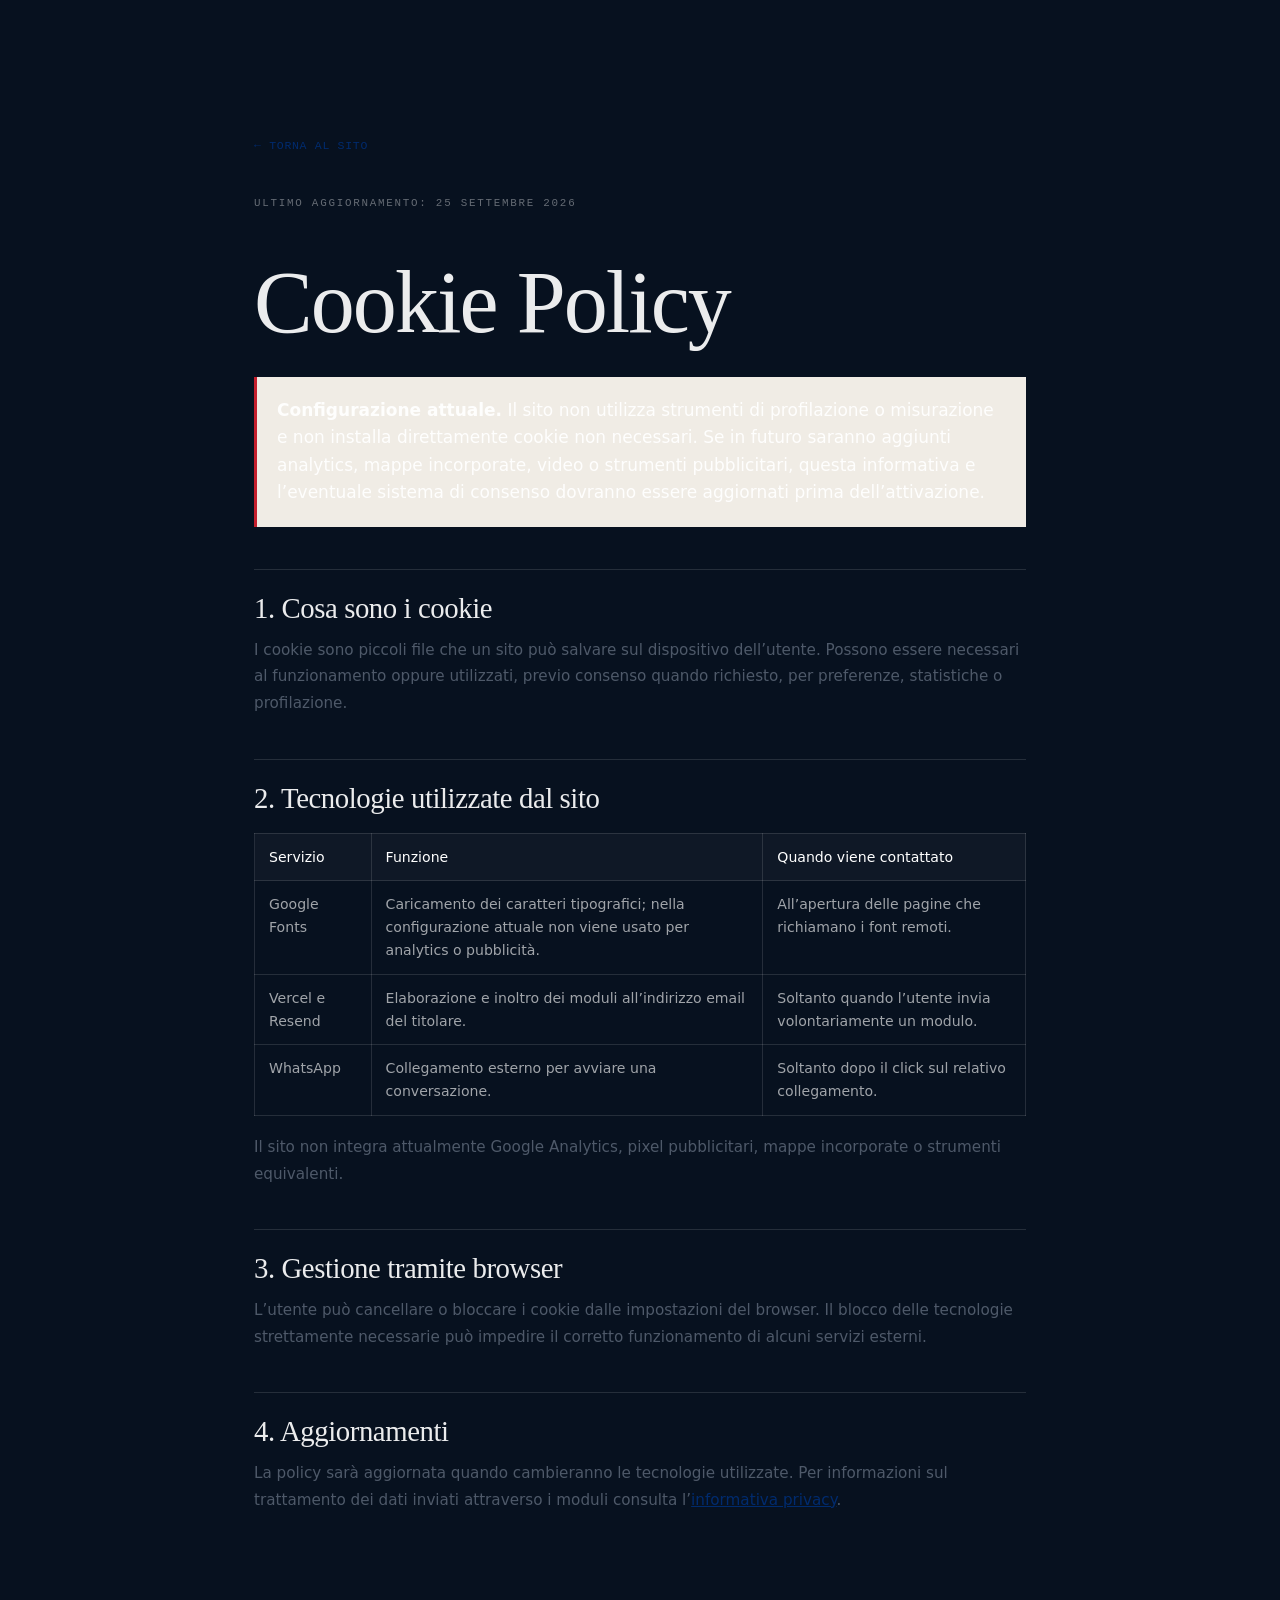
<file: cookie.html>
<!doctype html>
<html lang="it">
<head>
  <meta charset="utf-8">
  <meta name="viewport" content="width=device-width,initial-scale=1">
  <title>Cookie Policy | Viscardi Assicurazioni</title>
  <meta name="description" content="Informativa sulle tecnologie e sui servizi esterni utilizzati dal sito Viscardi Assicurazioni.">
  <meta name="robots" content="noindex,follow">
  <link rel="icon" href="favicon.svg" type="image/svg+xml">
  <link rel="stylesheet" href="styles.css">
  <link rel="stylesheet" href="enhancements.css">
  <style>
    .legal{max-width:820px;margin:auto;padding:130px 24px 100px}.legal h1{font:400 clamp(3rem,8vw,5.5rem)/.95 var(--serif);margin:0 0 18px}.legal h2{font:400 1.8rem var(--serif);margin:42px 0 12px}.legal p,.legal li{line-height:1.75;color:#4e5969}.legal__meta{font:500 .68rem var(--mono);letter-spacing:.1em;text-transform:uppercase;color:var(--red)}.legal__notice{margin:32px 0;padding:20px;border-left:3px solid var(--red);background:#f0ece5}.legal a{color:#002b6e}table{width:100%;border-collapse:collapse;margin:24px 0}th,td{padding:13px;border:1px solid #ccd1d7;text-align:left;vertical-align:top;font-size:.88rem}th{color:#0b1a2e}
  </style>
</head>
<body class="subpage">
<a class="skip-link" href="#main">Vai al contenuto</a>
<main class="legal" id="main">
  <a class="coverage-back" href="index.html">← Torna al sito</a>
  <p class="legal__meta">Ultimo aggiornamento: 25 settembre 2026</p>
  <h1>Cookie Policy</h1>
  <div class="legal__notice"><strong>Configurazione attuale.</strong> Il sito non utilizza strumenti di profilazione o misurazione e non installa direttamente cookie non necessari. Se in futuro saranno aggiunti analytics, mappe incorporate, video o strumenti pubblicitari, questa informativa e l’eventuale sistema di consenso dovranno essere aggiornati prima dell’attivazione.</div>
  <h2>1. Cosa sono i cookie</h2>
  <p>I cookie sono piccoli file che un sito può salvare sul dispositivo dell’utente. Possono essere necessari al funzionamento oppure utilizzati, previo consenso quando richiesto, per preferenze, statistiche o profilazione.</p>
  <h2>2. Tecnologie utilizzate dal sito</h2>
  <table>
    <thead><tr><th>Servizio</th><th>Funzione</th><th>Quando viene contattato</th></tr></thead>
    <tbody>
      <tr><td>Google Fonts</td><td>Caricamento dei caratteri tipografici; nella configurazione attuale non viene usato per analytics o pubblicità.</td><td>All’apertura delle pagine che richiamano i font remoti.</td></tr>
      <tr><td>Vercel e Resend</td><td>Elaborazione e inoltro dei moduli all’indirizzo email del titolare.</td><td>Soltanto quando l’utente invia volontariamente un modulo.</td></tr>
      <tr><td>WhatsApp</td><td>Collegamento esterno per avviare una conversazione.</td><td>Soltanto dopo il click sul relativo collegamento.</td></tr>
    </tbody>
  </table>
  <p>Il sito non integra attualmente Google Analytics, pixel pubblicitari, mappe incorporate o strumenti equivalenti.</p>
  <h2>3. Gestione tramite browser</h2>
  <p>L’utente può cancellare o bloccare i cookie dalle impostazioni del browser. Il blocco delle tecnologie strettamente necessarie può impedire il corretto funzionamento di alcuni servizi esterni.</p>
  <h2>4. Aggiornamenti</h2>
  <p>La policy sarà aggiornata quando cambieranno le tecnologie utilizzate. Per informazioni sul trattamento dei dati inviati attraverso i moduli consulta l’<a href="privacy.html">informativa privacy</a>.</p>
</main>
</body>
</html>
</file>
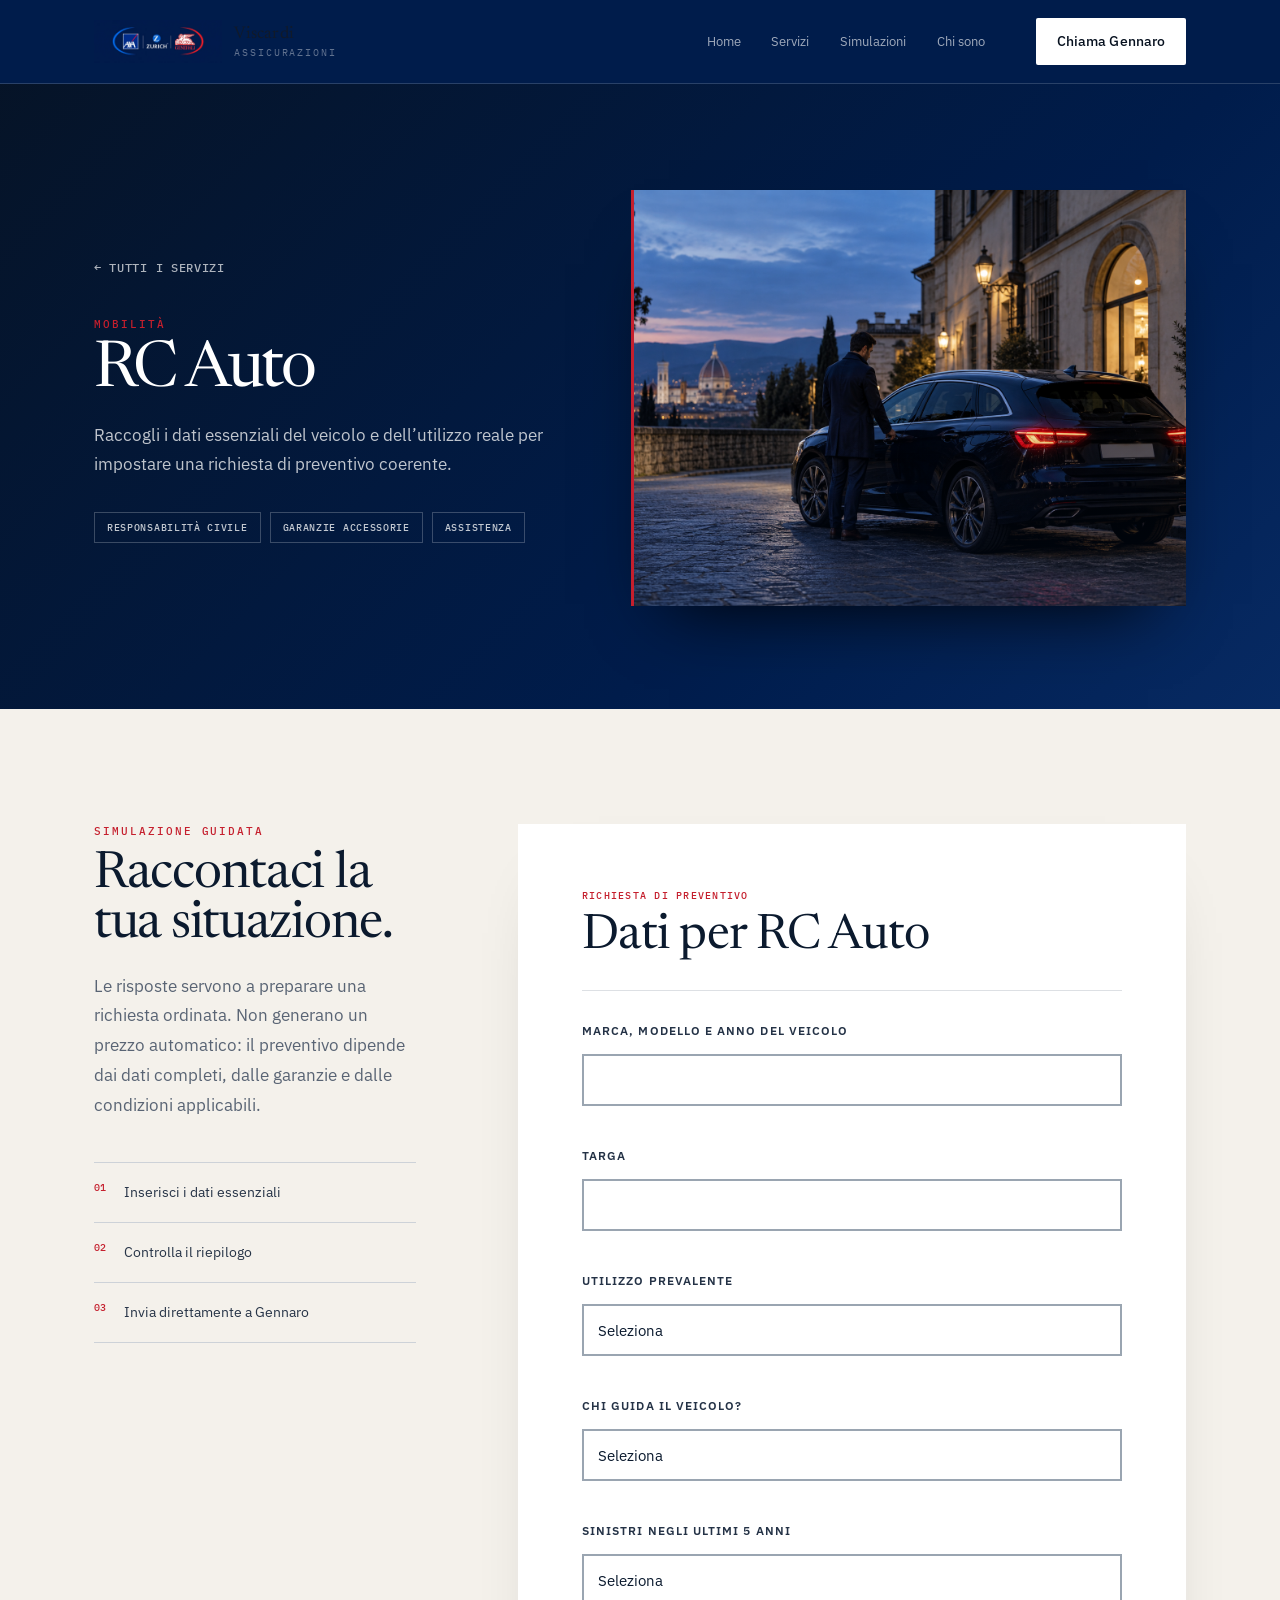
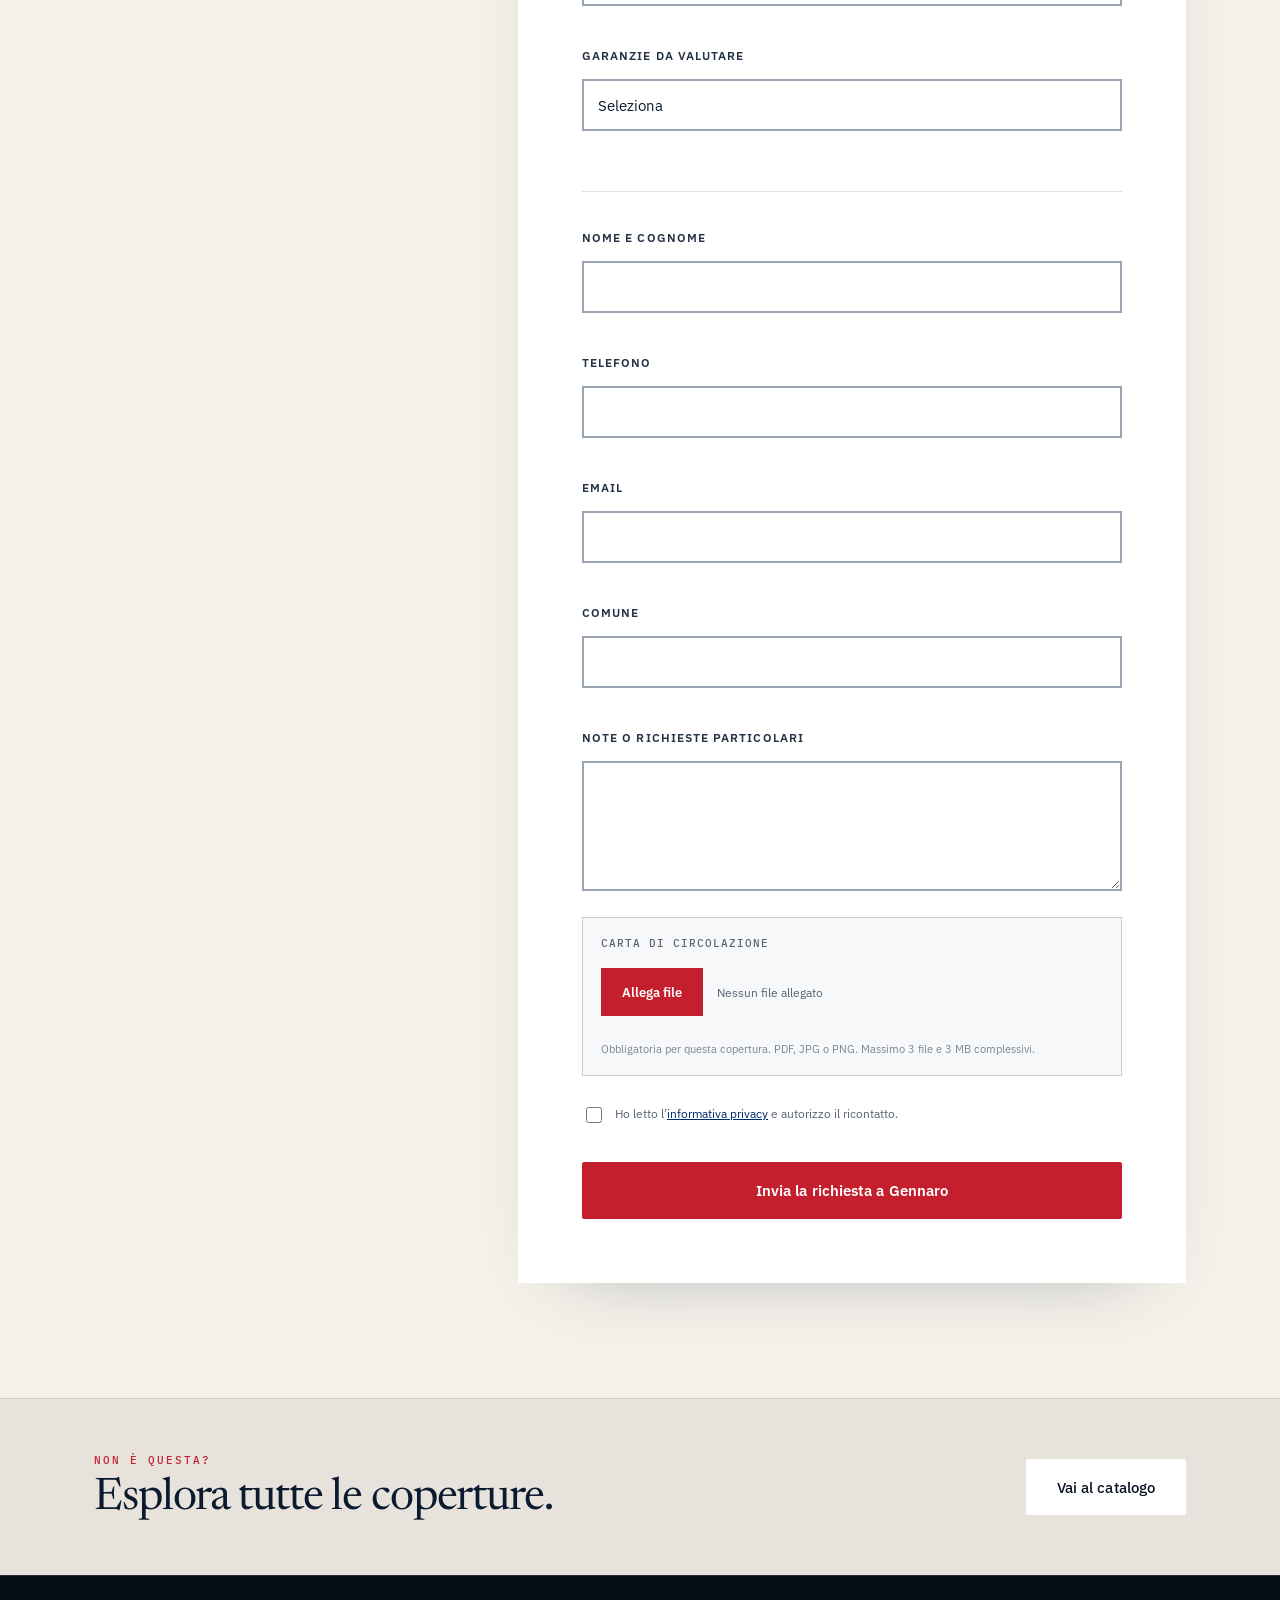
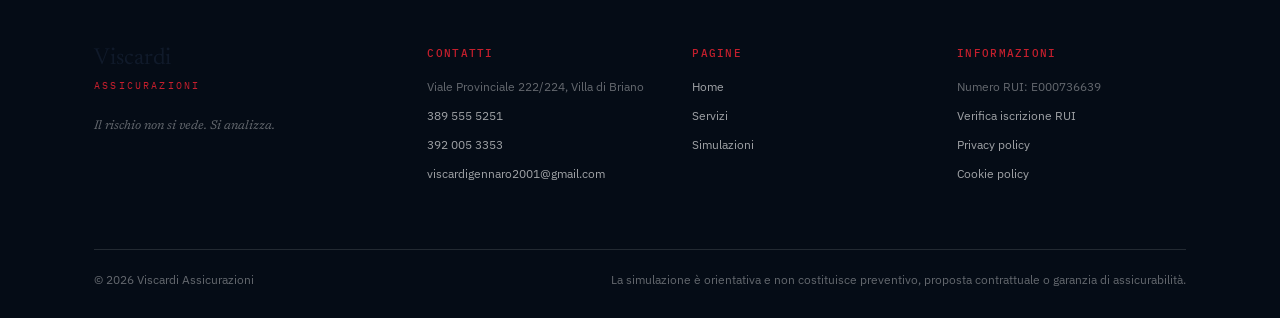
<file: copertura.html>
<!doctype html>
<html lang="it">
<head>
  <meta charset="utf-8">
  <meta name="viewport" content="width=device-width,initial-scale=1">
  <title>Copertura assicurativa | Viscardi Assicurazioni</title>
  <meta name="description" content="Approfondisci la copertura, raccogli le informazioni utili e invia una richiesta a Viscardi Assicurazioni.">
  <meta property="og:type" content="website">
  <meta property="og:locale" content="it_IT">
  <meta property="og:title" content="Copertura assicurativa | Viscardi Assicurazioni">
  <meta property="og:description" content="Approfondisci la copertura e invia una richiesta a Viscardi Assicurazioni.">
  <meta property="og:url" content="https://viscardi-assicurazioni.vercel.app/copertura.html">
  <meta property="og:image" content="https://viscardi-assicurazioni.vercel.app/social-share-viscardi.png">
  <meta property="og:image:width" content="1200">
  <meta property="og:image:height" content="630">
  <meta name="twitter:card" content="summary_large_image">
  <meta name="twitter:image" content="https://viscardi-assicurazioni.vercel.app/social-share-viscardi.png">
  <meta name="robots" content="noindex,follow">
  <meta name="theme-color" content="#001c4b">
  <meta name="mobile-web-app-capable" content="yes">
  <meta name="apple-mobile-web-app-capable" content="yes">
  <meta name="apple-mobile-web-app-status-bar-style" content="black-translucent">
  <meta name="apple-mobile-web-app-title" content="Viscardi">
  <link rel="icon" href="favicon.svg" type="image/svg+xml">
  <link rel="manifest" href="manifest.webmanifest">
  <link rel="apple-touch-icon" href="apple-touch-icon.png">
  <link rel="preconnect" href="https://fonts.googleapis.com">
  <link rel="preconnect" href="https://fonts.gstatic.com" crossorigin>
  <link rel="stylesheet" href="https://fonts.googleapis.com/css2?family=IBM+Plex+Mono:wght@400;500&family=IBM+Plex+Sans:wght@400;500;600&family=Newsreader:opsz,wght@6..72,300;6..72,400;6..72,500&display=swap">
  <link rel="stylesheet" href="styles.css">
  <link rel="stylesheet" href="enhancements.css">
</head>
<body class="subpage coverage-page">
<a class="skip-link" href="#main">Vai al contenuto</a>

<header class="site-header" id="siteHeader">
  <div class="site-header__inner">
    <a class="wordmark" href="index.html" aria-label="Viscardi Assicurazioni, home">
      <span class="wordmark__partners"><img src="assets/images/compagnie-lockup.webp" width="1200" height="400" alt="AXA, Zurich e Generali"></span>
      <span class="wordmark__text"><span class="wordmark__name">Viscardi</span><span class="wordmark__sub">Assicurazioni</span></span>
    </a>
    <nav class="site-nav" aria-label="Navigazione principale"><a href="index.html">Home</a><a href="servizi.html">Servizi</a><a href="simulazioni.html">Simulazioni</a><a href="index.html#profilo">Chi sono</a></nav>
    <div class="site-header__actions"><a class="btn btn--solid btn--sm" href="tel:+393895555251">Chiama Gennaro</a></div>
  </div>
</header>

<main id="main">
  <section class="coverage-hero">
    <div class="wrap coverage-hero__grid">
      <div class="coverage-hero__copy">
        <a class="coverage-back" href="servizi.html">← Tutti i servizi</a>
        <p class="page-hero__eyebrow" id="coverageArea">Copertura</p>
        <h1 id="coverageTitle">Servizio assicurativo</h1>
        <p class="coverage-hero__lead" id="coverageLead"></p>
        <div class="coverage-tags" id="coverageTags" aria-label="Aspetti analizzati"></div>
      </div>
      <figure class="coverage-hero__media"><img id="coverageImage" src="assets/images/rc-auto.png" width="1536" height="1024" alt=""></figure>
    </div>
  </section>

  <section class="coverage-main">
    <div class="wrap coverage-main__grid">
      <aside class="coverage-guide">
        <p class="page-hero__eyebrow">Simulazione guidata</p>
        <h2>Raccontaci la tua situazione.</h2>
        <p>Le risposte servono a preparare una richiesta ordinata. Non generano un prezzo automatico: il preventivo dipende dai dati completi, dalle garanzie e dalle condizioni applicabili.</p>
        <ol>
          <li><span>01</span>Inserisci i dati essenziali</li>
          <li><span>02</span>Controlla il riepilogo</li>
          <li><span>03</span>Invia direttamente a Gennaro</li>
        </ol>
      </aside>

      <div class="coverage-form-wrap">
        <form id="coverageForm" action="/api/send-request" method="POST" enctype="multipart/form-data" novalidate>
          <input class="form-honey" type="text" name="_honey" tabindex="-1" autocomplete="off" aria-hidden="true">
          <input type="hidden" name="_subject" value="Nuova richiesta copertura dal sito">
          <input type="hidden" name="_template" value="table">
          <div class="coverage-form__head"><p class="sim-step__label">Richiesta di preventivo</p><h2 id="formTitle">Le informazioni essenziali</h2></div>
          <div class="coverage-fields" id="coverageFields"></div>
          <div class="coverage-contact">
            <div class="field"><label for="cName">Nome e cognome</label><input id="cName" name="nome" autocomplete="name" required></div>
            <div class="field"><label for="cPhone">Telefono</label><input id="cPhone" name="telefono" type="tel" autocomplete="tel" required></div>
            <div class="field"><label for="cEmail">Email</label><input id="cEmail" name="email" type="email" autocomplete="email"></div>
            <div class="field"><label for="cCity">Comune</label><input id="cCity" name="comune" autocomplete="address-level2"></div>
            <div class="field coverage-full"><label for="cNotes">Note o richieste particolari</label><textarea id="cNotes" name="note" rows="4"></textarea></div>
          </div>
          <div class="field coverage-full file-field">
            <span class="file-field__label" id="coverageAttachmentLabel">Allegati</span>
            <div class="file-picker">
              <input class="file-picker__input" type="file" id="cAttachments" name="allegati" accept=".pdf,.jpg,.jpeg,.png,application/pdf,image/jpeg,image/png" aria-labelledby="coverageAttachmentLabel" multiple>
              <label class="file-picker__button" for="cAttachments">Allega file</label>
              <span class="file-picker__count" data-file-count>Nessun file allegato</span>
              <ul class="file-picker__list" data-file-list aria-live="polite"></ul>
            </div>
            <small id="coverageAttachmentHint">PDF, JPG o PNG. Massimo 3 file e 3 MB complessivi.</small>
          </div>
          <label class="check coverage-full"><input type="checkbox" name="privacy" required><span>Ho letto l’<a href="privacy.html" target="_blank" rel="noopener">informativa privacy</a> e autorizzo il ricontatto.</span></label>
          <p class="form__status" id="coverageStatus" role="status"></p>
          <button class="btn btn--solid btn--full" id="coverageSubmit" type="submit">Invia la richiesta a Gennaro</button>
        </form>

        <div class="coverage-result" id="coverageResult" hidden>
          <p class="sim-step__label">Invio completato</p>
          <h2>Richiesta inviata.</h2>
          <p id="coverageSummary"></p>
          <a class="btn btn--solid" href="servizi.html">Esplora altri servizi</a>
        </div>
      </div>
    </div>
  </section>

  <section class="coverage-more"><div class="wrap coverage-more__inner"><div><p class="page-hero__eyebrow">Non è questa?</p><h2>Esplora tutte le coperture.</h2></div><a class="btn btn--solid" href="servizi.html">Vai al catalogo</a></div></section>
</main>

<footer class="site-footer"><div class="wrap site-footer__inner"><div class="site-footer__brand"><p class="site-footer__name">Viscardi<br><span>Assicurazioni</span></p><p class="site-footer__claim">Il rischio non si vede. Si analizza.</p></div><div class="site-footer__col"><h2>Contatti</h2><ul><li>Viale Provinciale 222/224, Villa di Briano</li><li><a href="tel:+393895555251">389 555 5251</a></li><li><a href="tel:+393920053353">392 005 3353</a></li><li><a href="mailto:viscardigennaro2001@gmail.com">viscardigennaro2001@gmail.com</a></li></ul></div><div class="site-footer__col"><h2>Pagine</h2><ul><li><a href="index.html">Home</a></li><li><a href="servizi.html">Servizi</a></li><li><a href="simulazioni.html">Simulazioni</a></li></ul></div><div class="site-footer__col"><h2>Informazioni</h2><ul><li>Numero RUI: E000736639</li><li><a href="https://ruipubblico.ivass.it/rui-pubblica/ng/#/home" target="_blank" rel="noopener">Verifica iscrizione RUI</a></li><li><a href="privacy.html">Privacy policy</a></li><li><a href="cookie.html">Cookie policy</a></li></ul></div><div class="site-footer__bottom"><p>© <span id="year">2026</span> Viscardi Assicurazioni</p><p class="site-footer__marks">La simulazione è orientativa e non costituisce preventivo, proposta contrattuale o garanzia di assicurabilità.</p></div></div></footer>

<script src="script.js" defer></script>
<script src="copertura.js" defer></script>
<script src="pwa.js" defer></script>
</body>
</html>
</file>
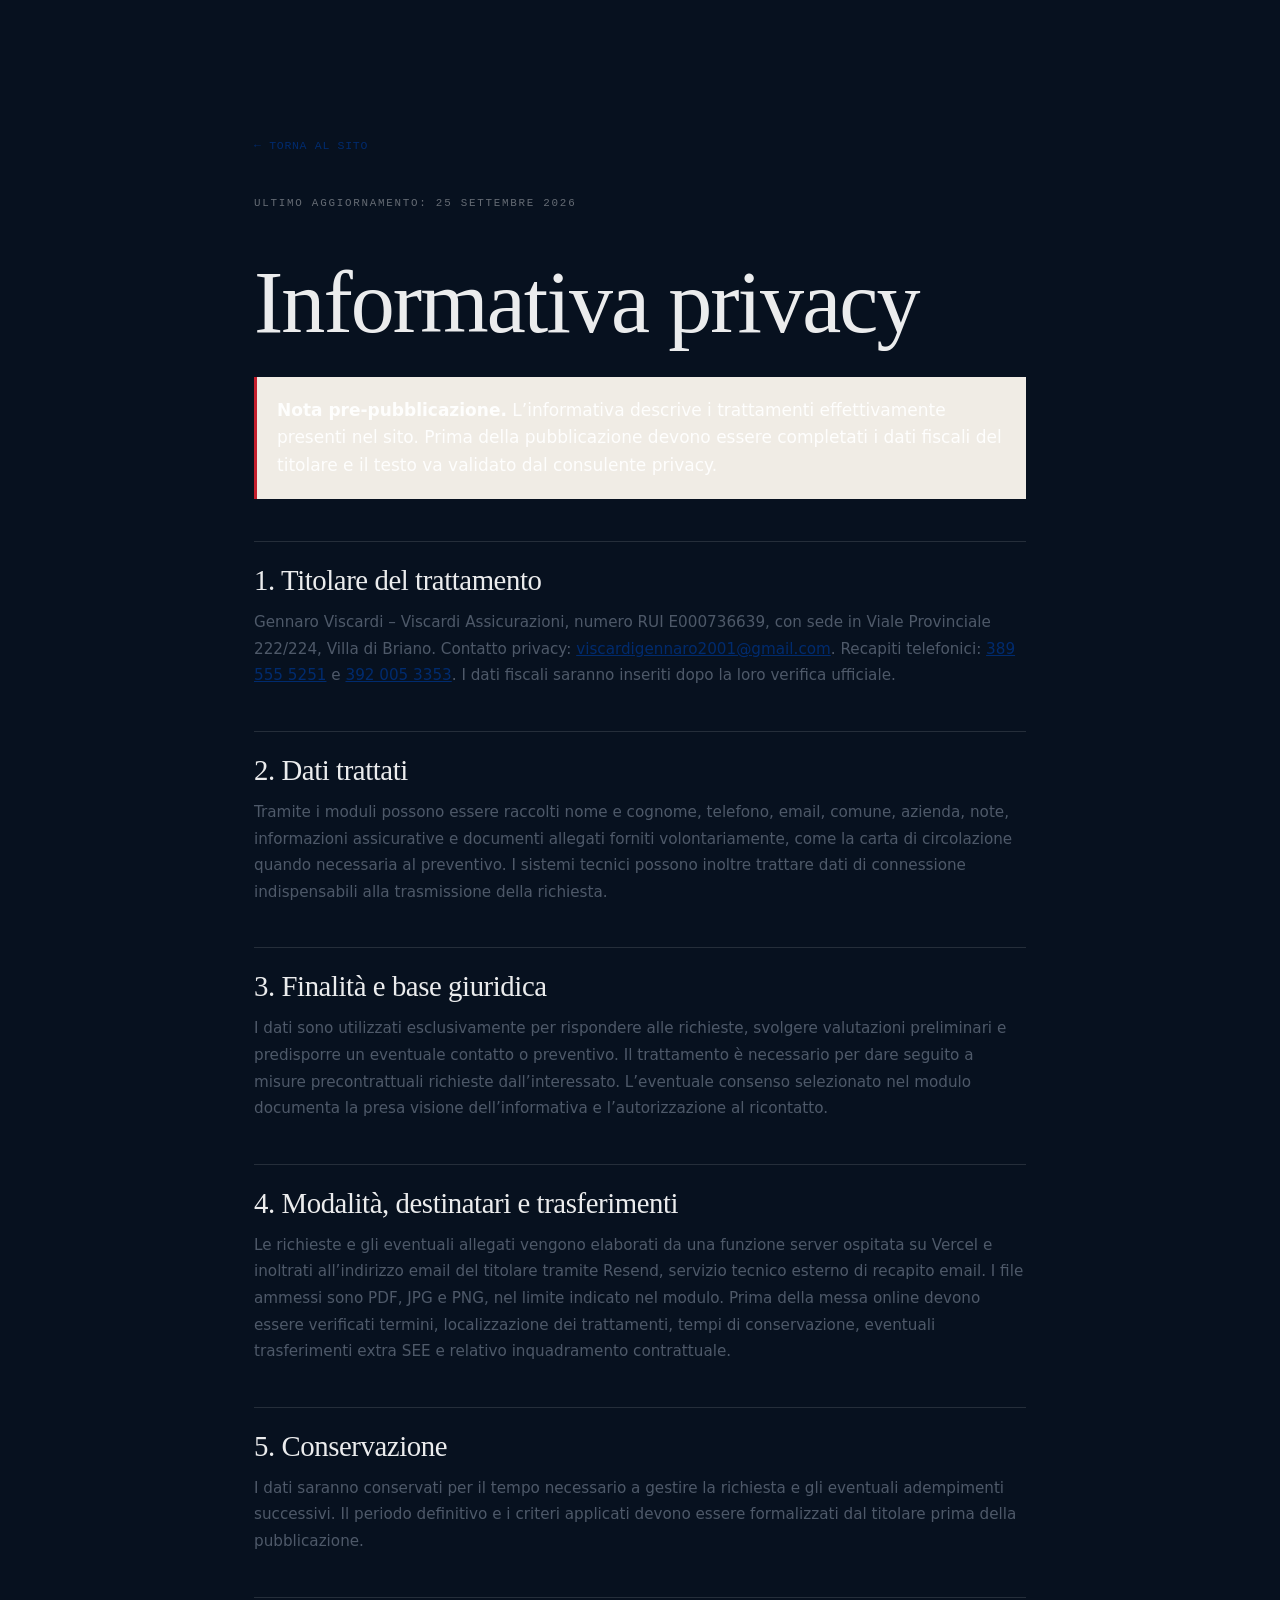
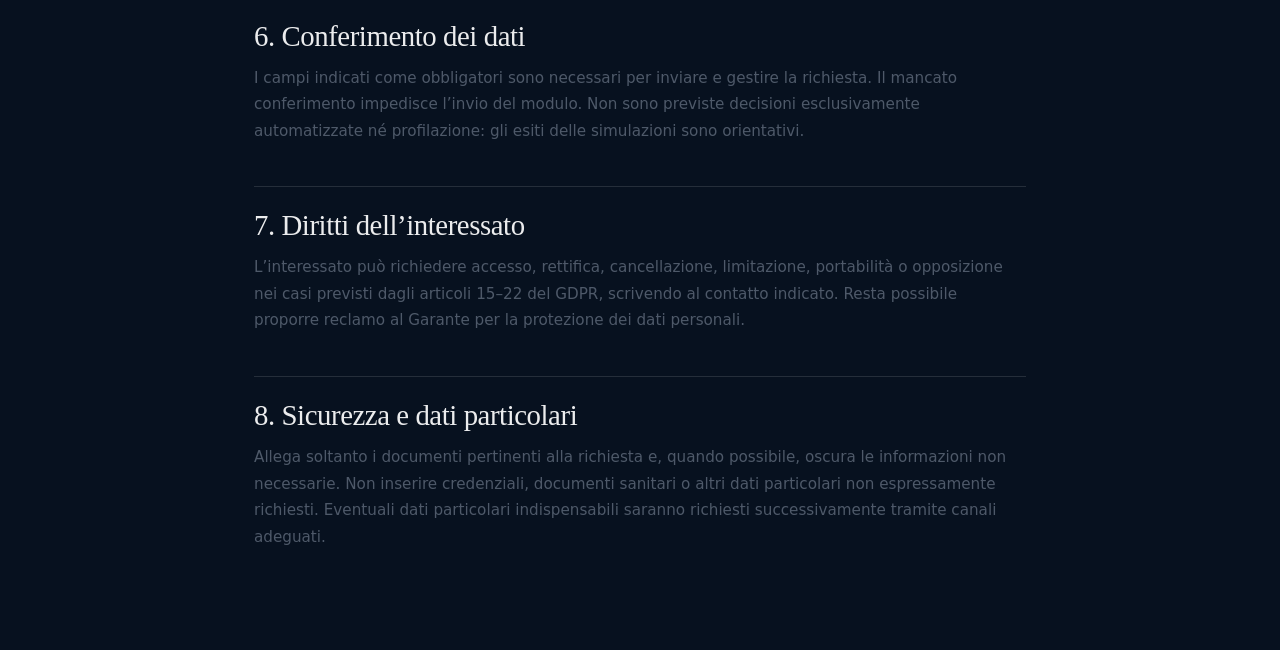
<file: privacy.html>
<!doctype html>
<html lang="it">
<head>
  <meta charset="utf-8">
  <meta name="viewport" content="width=device-width,initial-scale=1">
  <title>Privacy Policy | Viscardi Assicurazioni</title>
  <meta name="description" content="Informativa sul trattamento dei dati personali raccolti da Viscardi Assicurazioni.">
  <meta name="robots" content="noindex,follow">
  <link rel="icon" href="favicon.svg" type="image/svg+xml">
  <link rel="stylesheet" href="styles.css">
  <link rel="stylesheet" href="enhancements.css">
  <style>
    .legal{max-width:820px;margin:auto;padding:130px 24px 100px}.legal h1{font:400 clamp(3rem,8vw,5.5rem)/.95 var(--serif);margin:0 0 18px}.legal h2{font:400 1.8rem var(--serif);margin:42px 0 12px}.legal p,.legal li{line-height:1.75;color:#4e5969}.legal__meta{font:500 .68rem var(--mono);letter-spacing:.1em;text-transform:uppercase;color:var(--red)}.legal__notice{margin:32px 0;padding:20px;border-left:3px solid var(--red);background:#f0ece5}.legal a{color:#002b6e}
  </style>
</head>
<body class="subpage">
<a class="skip-link" href="#main">Vai al contenuto</a>
<main class="legal" id="main">
  <a class="coverage-back" href="index.html">← Torna al sito</a>
  <p class="legal__meta">Ultimo aggiornamento: 25 settembre 2026</p>
  <h1>Informativa privacy</h1>
  <div class="legal__notice"><strong>Nota pre-pubblicazione.</strong> L’informativa descrive i trattamenti effettivamente presenti nel sito. Prima della pubblicazione devono essere completati i dati fiscali del titolare e il testo va validato dal consulente privacy.</div>
  <h2>1. Titolare del trattamento</h2>
  <p>Gennaro Viscardi – Viscardi Assicurazioni, numero RUI E000736639, con sede in Viale Provinciale 222/224, Villa di Briano. Contatto privacy: <a href="mailto:viscardigennaro2001@gmail.com">viscardigennaro2001@gmail.com</a>. Recapiti telefonici: <a href="tel:+393895555251">389 555 5251</a> e <a href="tel:+393920053353">392 005 3353</a>. I dati fiscali saranno inseriti dopo la loro verifica ufficiale.</p>
  <h2>2. Dati trattati</h2>
  <p>Tramite i moduli possono essere raccolti nome e cognome, telefono, email, comune, azienda, note, informazioni assicurative e documenti allegati forniti volontariamente, come la carta di circolazione quando necessaria al preventivo. I sistemi tecnici possono inoltre trattare dati di connessione indispensabili alla trasmissione della richiesta.</p>
  <h2>3. Finalità e base giuridica</h2>
  <p>I dati sono utilizzati esclusivamente per rispondere alle richieste, svolgere valutazioni preliminari e predisporre un eventuale contatto o preventivo. Il trattamento è necessario per dare seguito a misure precontrattuali richieste dall’interessato. L’eventuale consenso selezionato nel modulo documenta la presa visione dell’informativa e l’autorizzazione al ricontatto.</p>
  <h2>4. Modalità, destinatari e trasferimenti</h2>
  <p>Le richieste e gli eventuali allegati vengono elaborati da una funzione server ospitata su Vercel e inoltrati all’indirizzo email del titolare tramite Resend, servizio tecnico esterno di recapito email. I file ammessi sono PDF, JPG e PNG, nel limite indicato nel modulo. Prima della messa online devono essere verificati termini, localizzazione dei trattamenti, tempi di conservazione, eventuali trasferimenti extra SEE e relativo inquadramento contrattuale.</p>
  <h2>5. Conservazione</h2>
  <p>I dati saranno conservati per il tempo necessario a gestire la richiesta e gli eventuali adempimenti successivi. Il periodo definitivo e i criteri applicati devono essere formalizzati dal titolare prima della pubblicazione.</p>
  <h2>6. Conferimento dei dati</h2>
  <p>I campi indicati come obbligatori sono necessari per inviare e gestire la richiesta. Il mancato conferimento impedisce l’invio del modulo. Non sono previste decisioni esclusivamente automatizzate né profilazione: gli esiti delle simulazioni sono orientativi.</p>
  <h2>7. Diritti dell’interessato</h2>
  <p>L’interessato può richiedere accesso, rettifica, cancellazione, limitazione, portabilità o opposizione nei casi previsti dagli articoli 15–22 del GDPR, scrivendo al contatto indicato. Resta possibile proporre reclamo al Garante per la protezione dei dati personali.</p>
  <h2>8. Sicurezza e dati particolari</h2>
  <p>Allega soltanto i documenti pertinenti alla richiesta e, quando possibile, oscura le informazioni non necessarie. Non inserire credenziali, documenti sanitari o altri dati particolari non espressamente richiesti. Eventuali dati particolari indispensabili saranno richiesti successivamente tramite canali adeguati.</p>
</main>
</body>
</html>
</file>
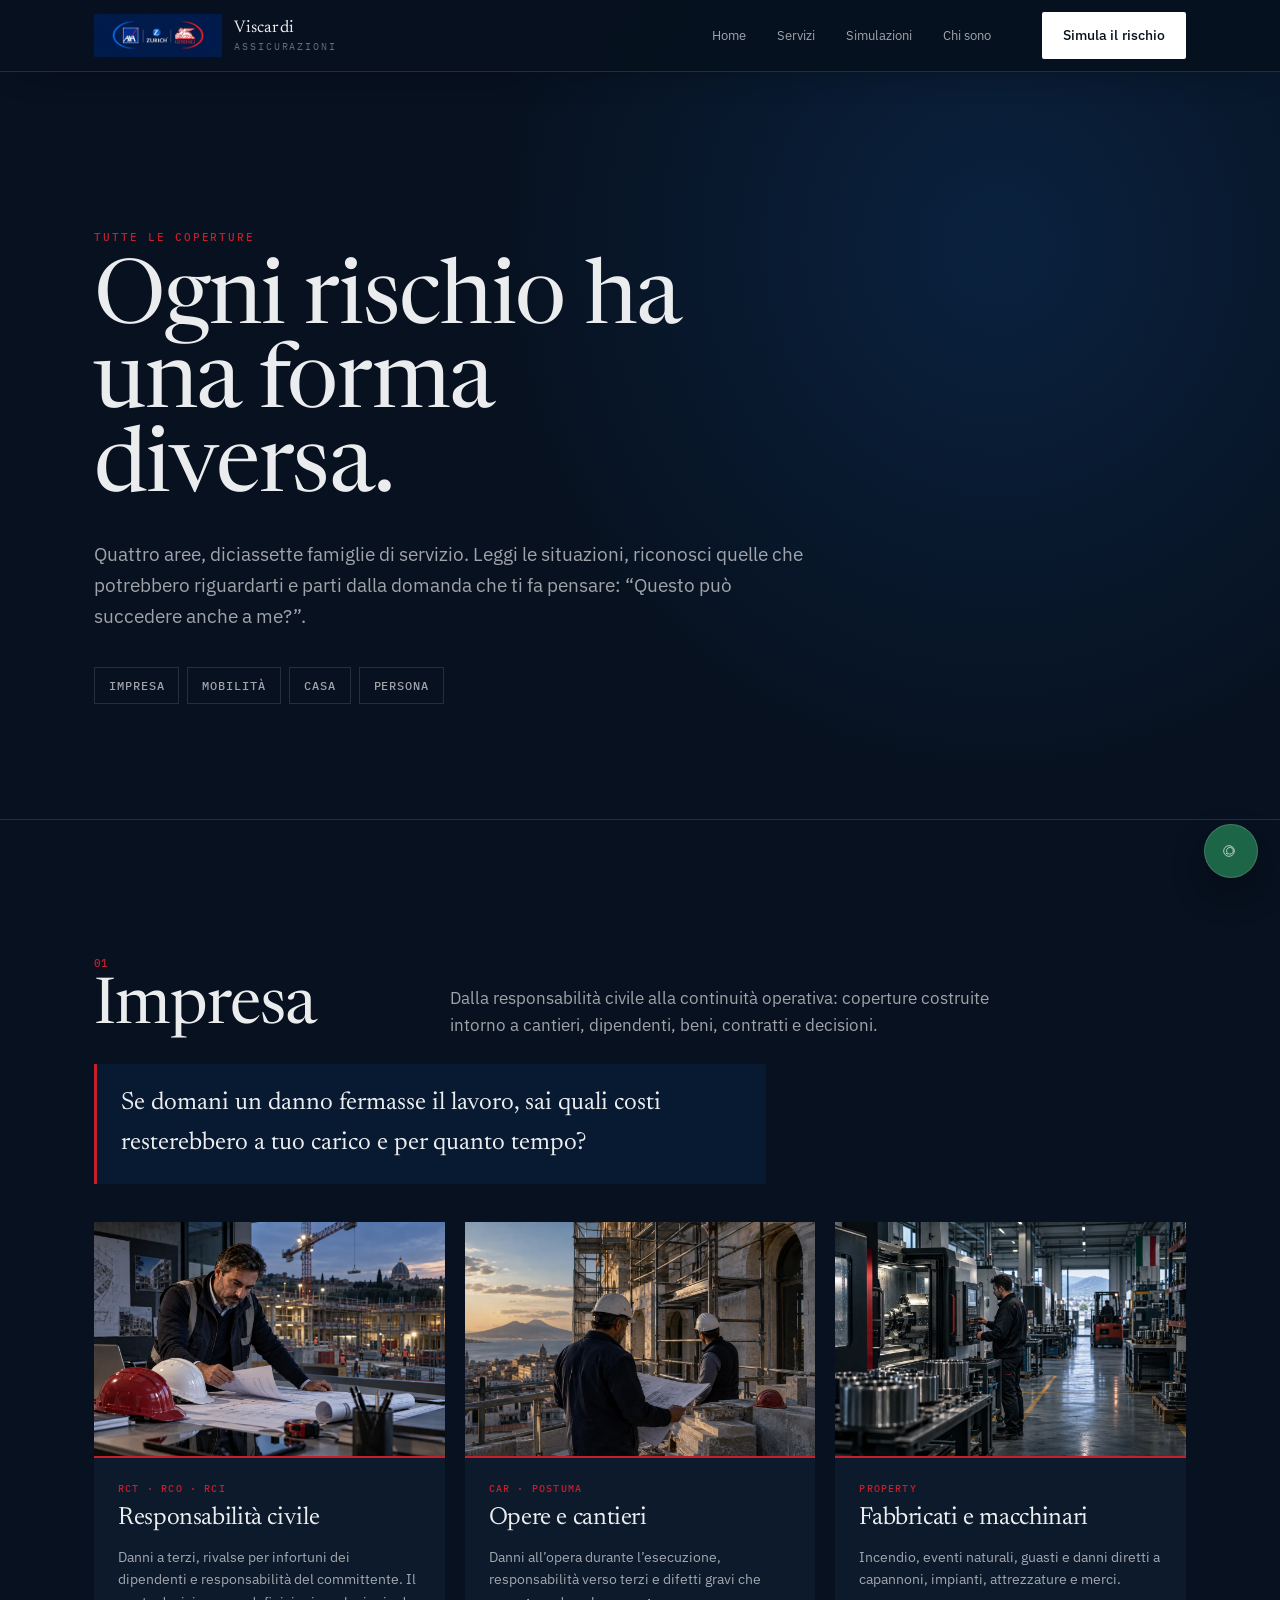
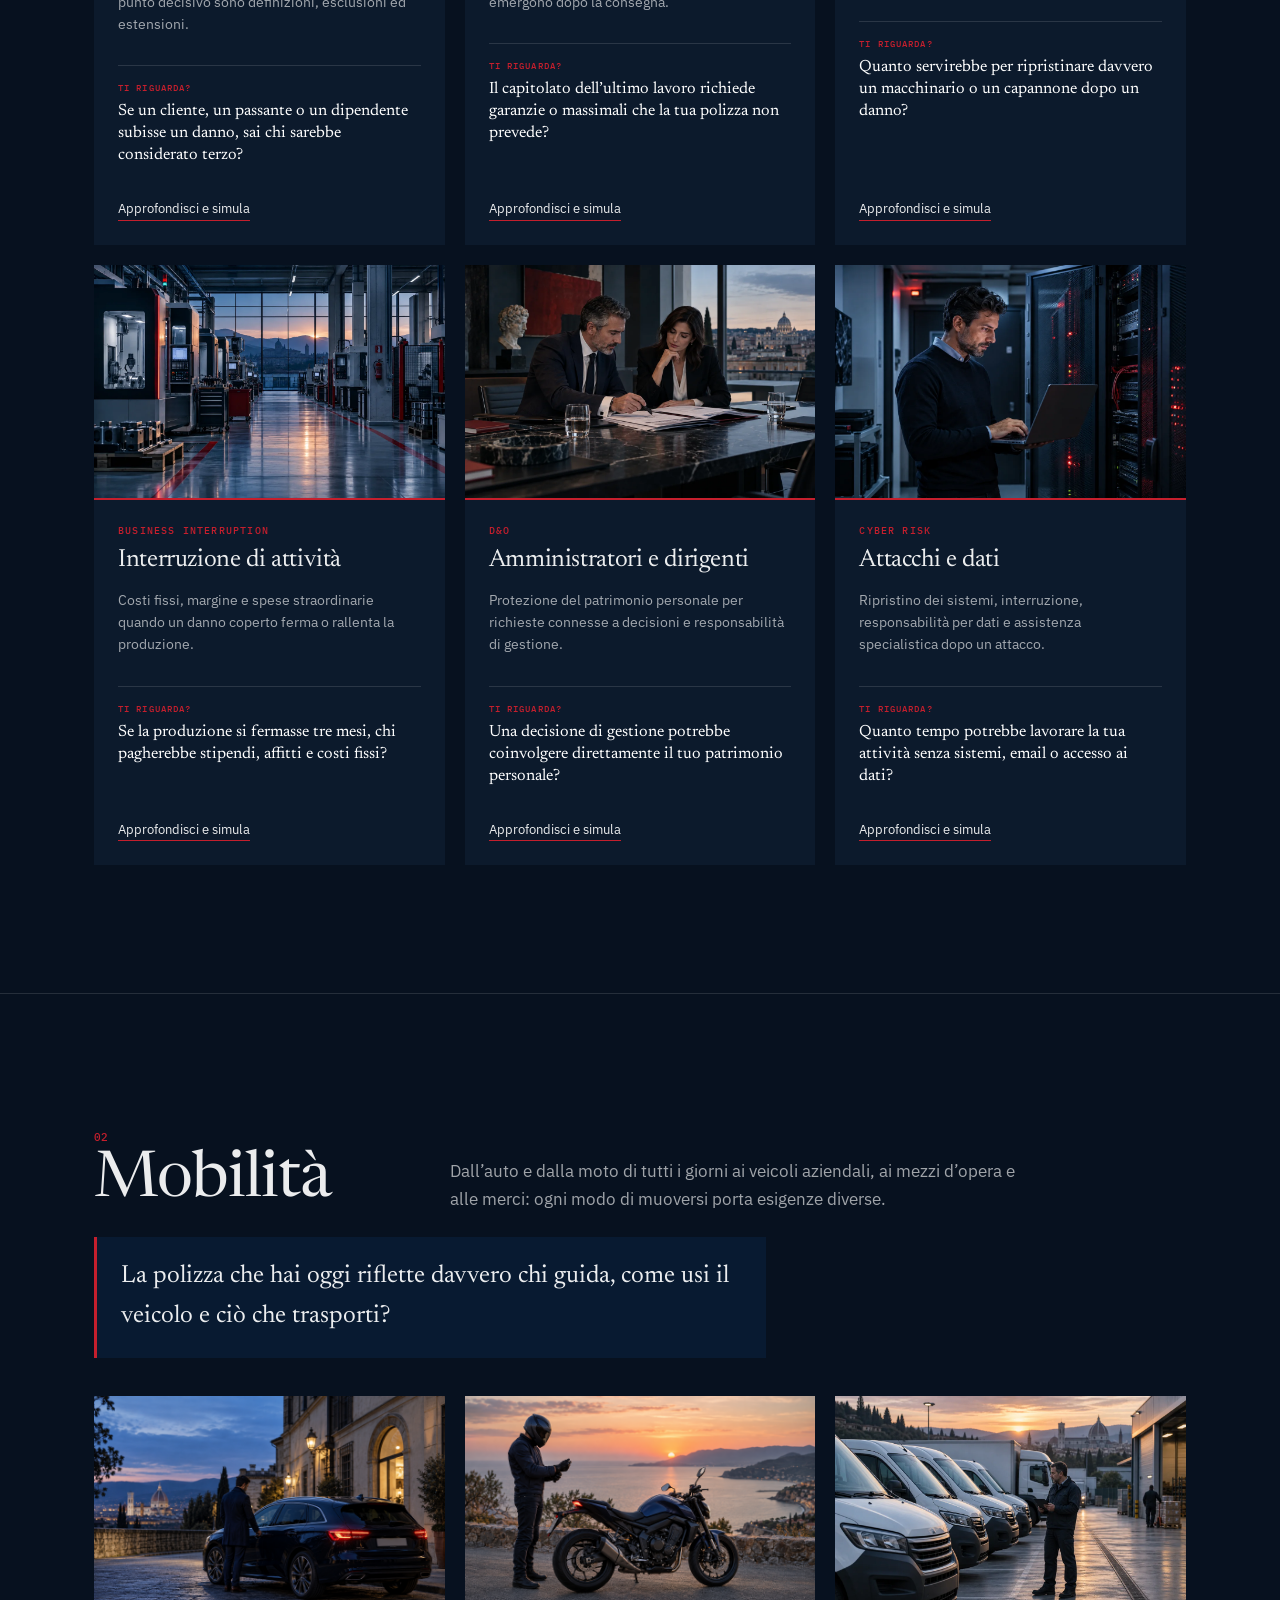
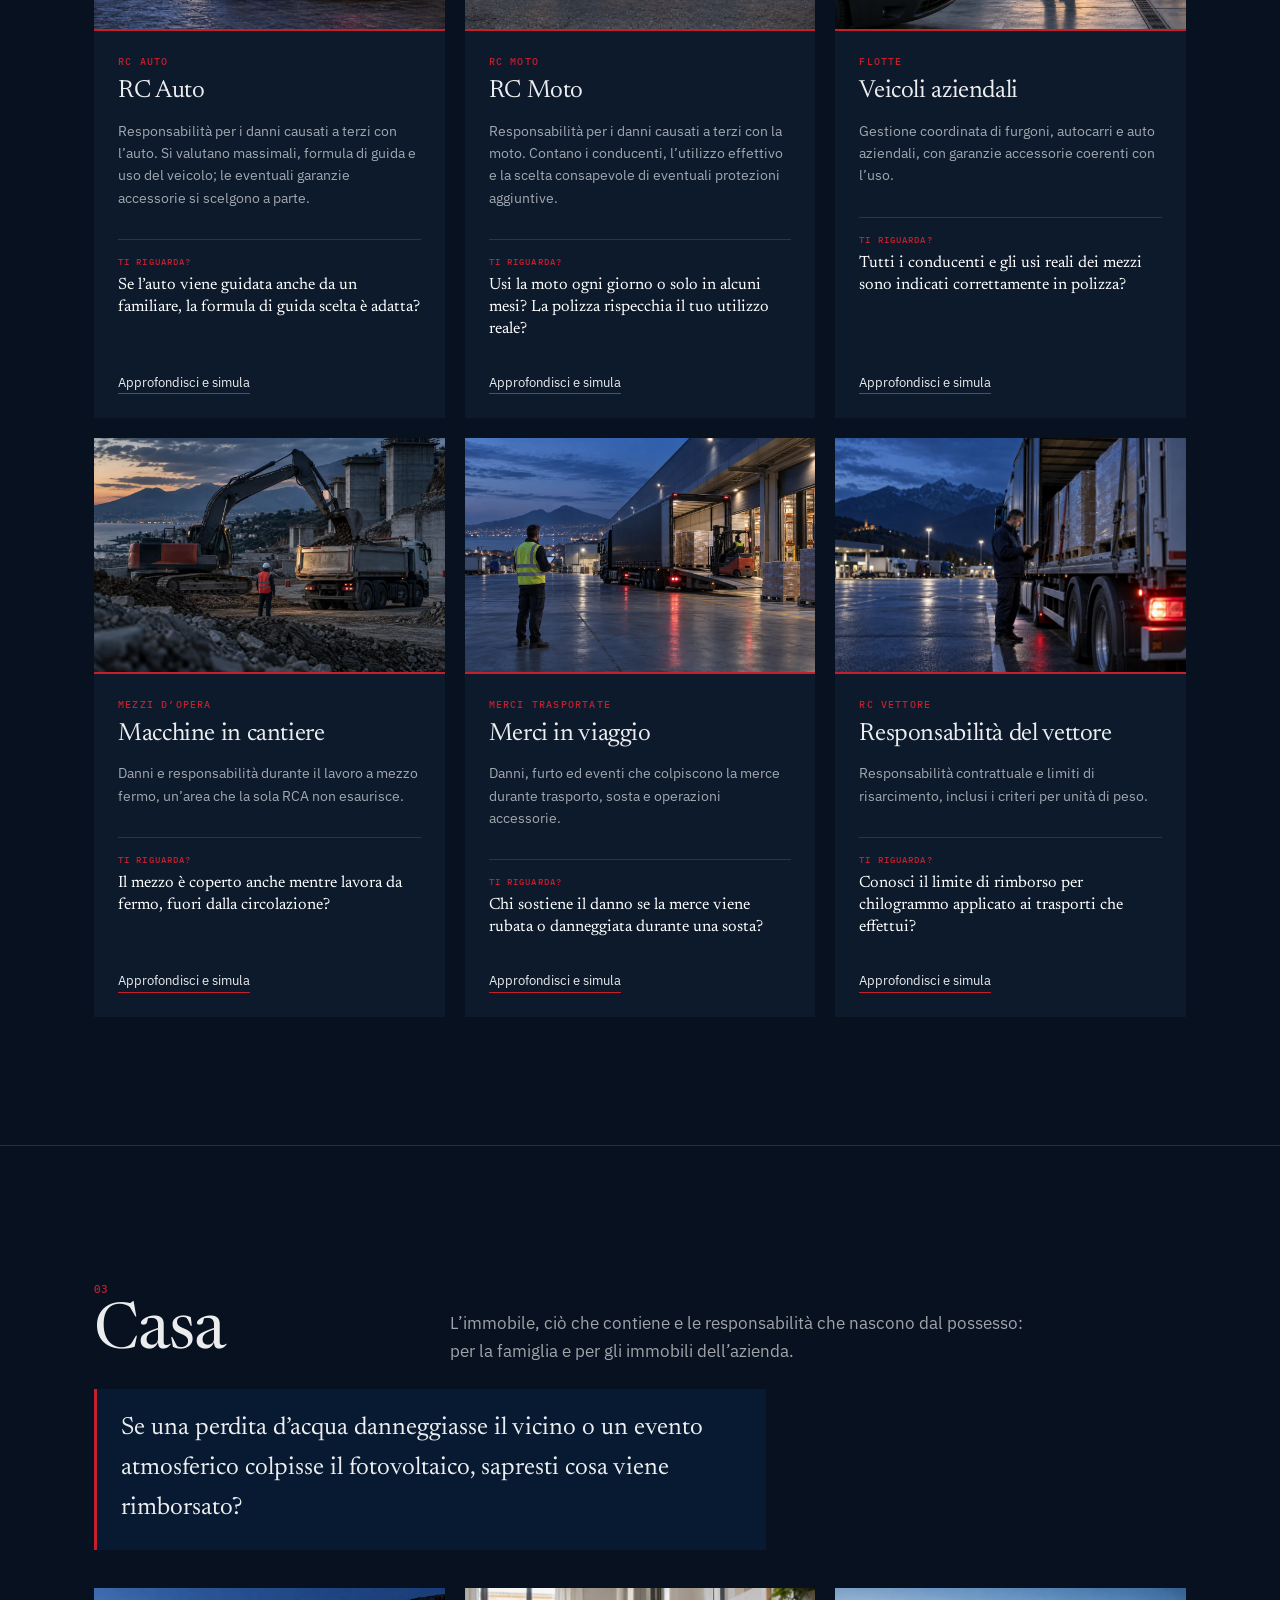
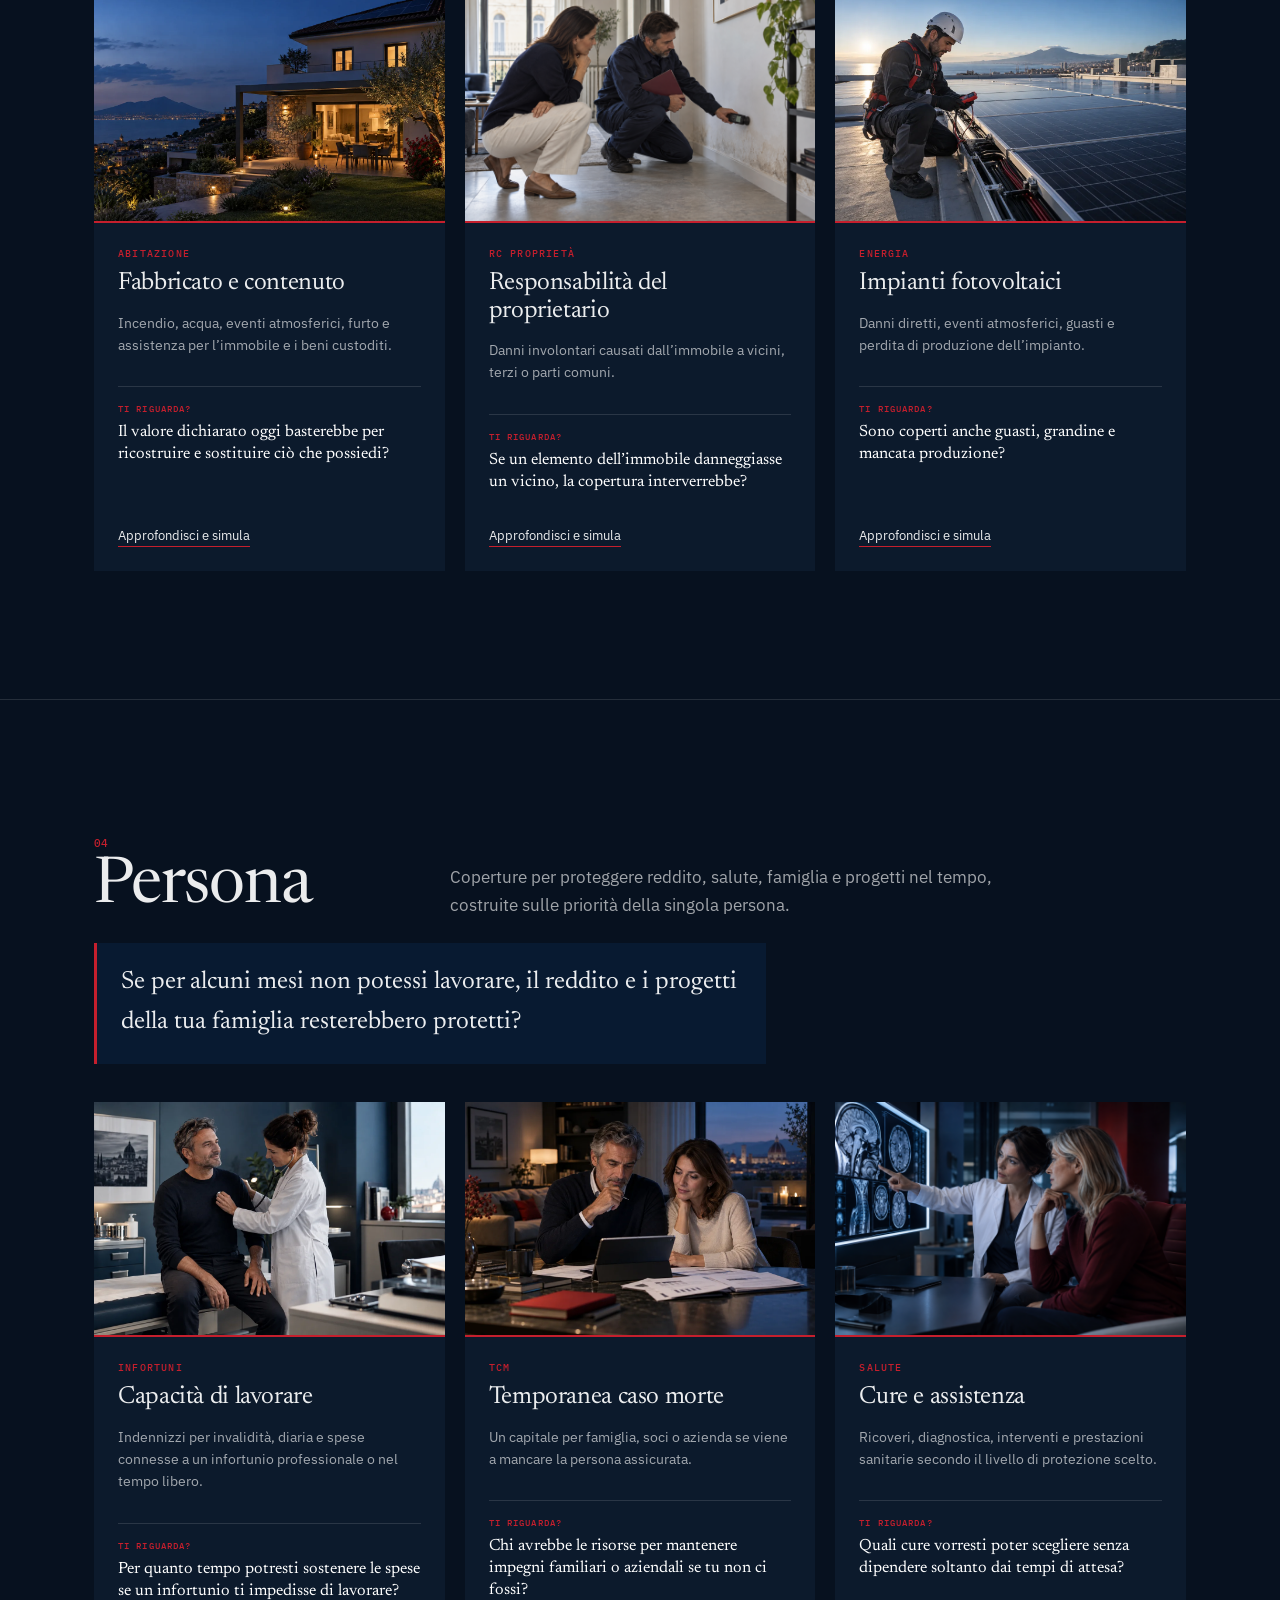
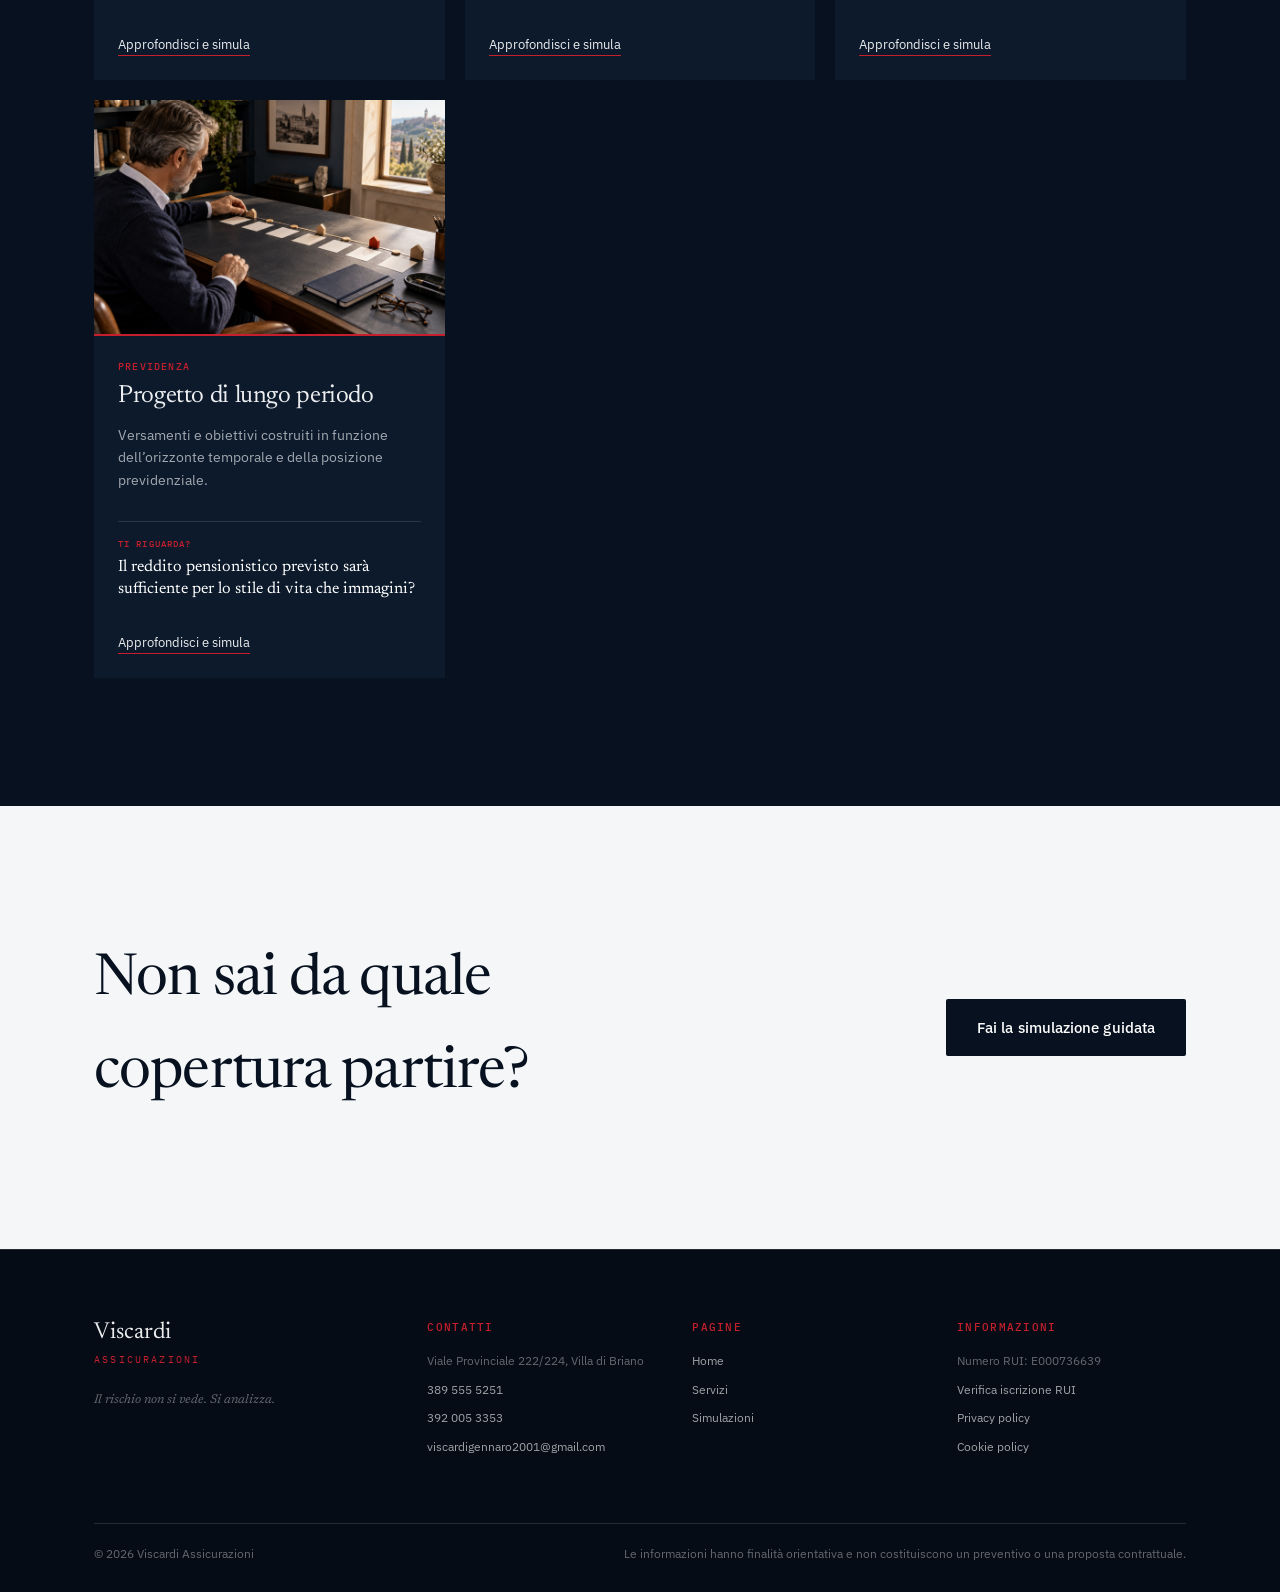
<file: servizi.html>
<!DOCTYPE html>
<html lang="it">
<head>
<meta charset="utf-8">
<meta name="viewport" content="width=device-width, initial-scale=1">
<title>Servizi assicurativi | Viscardi Assicurazioni</title>
<meta name="description" content="Tutte le coperture per impresa, mobilità, casa e persona seguite da Viscardi Assicurazioni.">
<link rel="canonical" href="https://viscardi-assicurazioni.vercel.app/servizi.html">
<meta property="og:type" content="website">
<meta property="og:locale" content="it_IT">
<meta property="og:title" content="Servizi assicurativi | Viscardi Assicurazioni">
<meta property="og:description" content="Tutte le coperture per impresa, mobilità, casa e persona seguite da Viscardi Assicurazioni.">
<meta property="og:url" content="https://viscardi-assicurazioni.vercel.app/servizi.html">
<meta property="og:image" content="https://viscardi-assicurazioni.vercel.app/social-share-viscardi.png">
<meta property="og:image:width" content="1200">
<meta property="og:image:height" content="630">
<meta name="twitter:card" content="summary_large_image">
<meta name="twitter:image" content="https://viscardi-assicurazioni.vercel.app/social-share-viscardi.png">
<meta name="theme-color" content="#07111F">
<meta name="mobile-web-app-capable" content="yes">
<meta name="apple-mobile-web-app-capable" content="yes">
<meta name="apple-mobile-web-app-status-bar-style" content="black-translucent">
<meta name="apple-mobile-web-app-title" content="Viscardi">
<link rel="icon" href="favicon.svg" type="image/svg+xml">
<link rel="manifest" href="manifest.webmanifest">
<link rel="apple-touch-icon" href="apple-touch-icon.png">
<link rel="preconnect" href="https://fonts.googleapis.com">
<link rel="preconnect" href="https://fonts.gstatic.com" crossorigin>
<link rel="stylesheet" href="https://fonts.googleapis.com/css2?family=IBM+Plex+Mono:wght@400;500&family=IBM+Plex+Sans:wght@400;500;600&family=Newsreader:opsz,wght@6..72,300;6..72,400;6..72,500&display=swap">
<link rel="stylesheet" href="styles.css">
<link rel="stylesheet" href="enhancements.css">
</head>
<body class="subpage">
<a class="skip-link" href="#main">Vai al contenuto</a>
<header class="site-header is-stuck">
  <div class="site-header__inner">
    <a class="wordmark" href="index.html" aria-label="Viscardi Assicurazioni, home">
      <span class="wordmark__partners"><img src="assets/images/compagnie-lockup.webp" width="1200" height="400" alt="AXA, Zurich e Generali"></span>
      <span class="wordmark__text"><span class="wordmark__name">Viscardi</span><span class="wordmark__sub">Assicurazioni</span></span>
    </a>
    <nav class="site-nav" aria-label="Navigazione principale"><a href="index.html">Home</a><a href="servizi.html" aria-current="page">Servizi</a><a href="simulazioni.html">Simulazioni</a><a href="index.html#profilo">Chi sono</a></nav>
    <div class="site-header__actions"><a class="btn btn--solid btn--sm" href="simulazioni.html">Simula il rischio</a></div>
  </div>
</header>

<main id="main">
  <section class="page-hero">
    <div class="wrap">
      <p class="page-hero__eyebrow">Tutte le coperture</p>
      <h1>Ogni rischio ha una forma diversa.</h1>
      <p class="page-hero__lede">Quattro aree, diciassette famiglie di servizio. Leggi le situazioni, riconosci quelle che potrebbero riguardarti e parti dalla domanda che ti fa pensare: “Questo può succedere anche a me?”.</p>
      <nav class="page-nav" aria-label="Aree di servizio"><a href="#impresa">Impresa</a><a href="#mobilita">Mobilità</a><a href="#casa">Casa</a><a href="#persona">Persona</a></nav>
    </div>
  </section>

  <section class="service-group" id="impresa">
    <div class="wrap">
      <header class="service-group__head"><div><span class="service-group__index">01</span><h2>Impresa</h2></div><p class="service-group__intro">Dalla responsabilità civile alla continuità operativa: coperture costruite intorno a cantieri, dipendenti, beni, contratti e decisioni.</p></header>
      <p class="service-group__question">Se domani un danno fermasse il lavoro, sai quali costi resterebbero a tuo carico e per quanto tempo?</p>
      <div class="services-catalog">
        <article class="service-card"><figure class="service-card__media"><img src="assets/images/responsabilita.webp" width="1200" height="800" loading="eager" alt="Responsabile di cantiere che esamina documenti tecnici"></figure><div class="service-card__body"><span class="service-card__code">RCT · RCO · RCI</span><h3>Responsabilità civile</h3><p>Danni a terzi, rivalse per infortuni dei dipendenti e responsabilità del committente. Il punto decisivo sono definizioni, esclusioni ed estensioni.</p><a href="simulazioni.html?service=responsabilita">Avvia la simulazione</a></div></article>
        <article class="service-card"><figure class="service-card__media"><img src="assets/images/edilizia.webp" width="1200" height="800" loading="lazy" alt="Tecnici su un ponteggio durante il restauro di una facciata"></figure><div class="service-card__body"><span class="service-card__code">CAR · Postuma</span><h3>Opere e cantieri</h3><p>Danni all’opera durante l’esecuzione, responsabilità verso terzi e difetti gravi che emergono dopo la consegna.</p><a href="simulazioni.html?service=cantiere">Avvia la simulazione</a></div></article>
        <article class="service-card"><figure class="service-card__media"><img src="assets/images/industria.webp" width="1200" height="800" loading="lazy" alt="Tecnico su una linea produttiva industriale"></figure><div class="service-card__body"><span class="service-card__code">Property</span><h3>Fabbricati e macchinari</h3><p>Incendio, eventi naturali, guasti e danni diretti a capannoni, impianti, attrezzature e merci.</p><a href="simulazioni.html?service=property">Avvia la simulazione</a></div></article>
        <article class="service-card"><figure class="service-card__media"><img src="assets/images/continuita.webp" width="1200" height="800" loading="lazy" alt="Stabilimento industriale pronto alla produzione"></figure><div class="service-card__body"><span class="service-card__code">Business interruption</span><h3>Interruzione di attività</h3><p>Costi fissi, margine e spese straordinarie quando un danno coperto ferma o rallenta la produzione.</p><a href="simulazioni.html?service=property">Avvia la simulazione</a></div></article>
        <article class="service-card"><figure class="service-card__media"><img src="assets/images/amministratori.webp" width="1200" height="800" loading="lazy" alt="Amministratori che esaminano documenti di governance"></figure><div class="service-card__body"><span class="service-card__code">D&amp;O</span><h3>Amministratori e dirigenti</h3><p>Protezione del patrimonio personale per richieste connesse a decisioni e responsabilità di gestione.</p><a href="simulazioni.html?service=responsabilita">Avvia la simulazione</a></div></article>
        <article class="service-card"><figure class="service-card__media"><img src="assets/images/cyber.webp" width="1200" height="800" loading="lazy" alt="Tecnico informatico al lavoro in una sala server"></figure><div class="service-card__body"><span class="service-card__code">Cyber risk</span><h3>Attacchi e dati</h3><p>Ripristino dei sistemi, interruzione, responsabilità per dati e assistenza specialistica dopo un attacco.</p><a href="simulazioni.html?service=cyber">Avvia la simulazione</a></div></article>
      </div>
    </div>
  </section>

  <section class="service-group" id="mobilita">
    <div class="wrap">
      <header class="service-group__head"><div><span class="service-group__index">02</span><h2>Mobilità</h2></div><p class="service-group__intro">Dall’auto e dalla moto di tutti i giorni ai veicoli aziendali, ai mezzi d’opera e alle merci: ogni modo di muoversi porta esigenze diverse.</p></header>
      <p class="service-group__question">La polizza che hai oggi riflette davvero chi guida, come usi il veicolo e ciò che trasporti?</p>
      <div class="services-catalog">
        <article class="service-card"><figure class="service-card__media"><img src="assets/images/rc-auto.png" width="1536" height="1024" loading="lazy" alt="Automobilista accanto alla propria auto su una strada cittadina al tramonto"></figure><div class="service-card__body"><span class="service-card__code">RC Auto</span><h3>RC Auto</h3><p>Responsabilità per i danni causati a terzi con l’auto. Si valutano massimali, formula di guida e uso del veicolo; le eventuali garanzie accessorie si scelgono a parte.</p><a href="simulazioni.html?service=rc_auto">Avvia la simulazione</a></div></article>
        <article class="service-card"><figure class="service-card__media"><img src="assets/images/rc-moto.png" width="1536" height="1024" loading="lazy" alt="Motociclista con casco accanto alla propria moto su una strada panoramica"></figure><div class="service-card__body"><span class="service-card__code">RC Moto</span><h3>RC Moto</h3><p>Responsabilità per i danni causati a terzi con la moto. Contano i conducenti, l’utilizzo effettivo e la scelta consapevole di eventuali protezioni aggiuntive.</p><a href="simulazioni.html?service=rc_moto">Avvia la simulazione</a></div></article>
        <article class="service-card"><figure class="service-card__media"><img src="assets/images/flotte.webp" width="1200" height="800" loading="lazy" alt="Flotta di veicoli commerciali in un deposito"></figure><div class="service-card__body"><span class="service-card__code">Flotte</span><h3>Veicoli aziendali</h3><p>Gestione coordinata di furgoni, autocarri e auto aziendali, con garanzie accessorie coerenti con l’uso.</p><a href="simulazioni.html?service=mobilita">Avvia la simulazione</a></div></article>
        <article class="service-card"><figure class="service-card__media"><img src="assets/images/movimento-terra.webp" width="1200" height="800" loading="lazy" alt="Escavatore e autocarro in un cantiere"></figure><div class="service-card__body"><span class="service-card__code">Mezzi d’opera</span><h3>Macchine in cantiere</h3><p>Danni e responsabilità durante il lavoro a mezzo fermo, un’area che la sola RCA non esaurisce.</p><a href="simulazioni.html?service=mobilita">Avvia la simulazione</a></div></article>
        <article class="service-card"><figure class="service-card__media"><img src="assets/images/logistica.webp" width="1200" height="800" loading="lazy" alt="Carico merci in un centro logistico"></figure><div class="service-card__body"><span class="service-card__code">Merci trasportate</span><h3>Merci in viaggio</h3><p>Danni, furto ed eventi che colpiscono la merce durante trasporto, sosta e operazioni accessorie.</p><a href="simulazioni.html?service=mobilita">Avvia la simulazione</a></div></article>
        <article class="service-card"><figure class="service-card__media"><img src="assets/images/responsabilita-vettore-v2.png" width="1536" height="1024" loading="lazy" alt="Autotrasportatore che controlla il carico e i documenti di viaggio in un’area di sosta"></figure><div class="service-card__body"><span class="service-card__code">RC vettore</span><h3>Responsabilità del vettore</h3><p>Responsabilità contrattuale e limiti di risarcimento, inclusi i criteri per unità di peso.</p><a href="simulazioni.html?service=mobilita">Avvia la simulazione</a></div></article>
      </div>
    </div>
  </section>

  <section class="service-group" id="casa">
    <div class="wrap">
      <header class="service-group__head"><div><span class="service-group__index">03</span><h2>Casa</h2></div><p class="service-group__intro">L’immobile, ciò che contiene e le responsabilità che nascono dal possesso: per la famiglia e per gli immobili dell’azienda.</p></header>
      <p class="service-group__question">Se una perdita d’acqua danneggiasse il vicino o un evento atmosferico colpisse il fotovoltaico, sapresti cosa viene rimborsato?</p>
      <div class="services-catalog">
        <article class="service-card"><figure class="service-card__media"><img src="assets/images/casa.webp" width="1200" height="800" loading="lazy" alt="Casa italiana illuminata al tramonto"></figure><div class="service-card__body"><span class="service-card__code">Abitazione</span><h3>Fabbricato e contenuto</h3><p>Incendio, acqua, eventi atmosferici, furto e assistenza per l’immobile e i beni custoditi.</p><a href="simulazioni.html?service=casa">Avvia la simulazione</a></div></article>
        <article class="service-card"><figure class="service-card__media"><img src="assets/images/responsabilita-proprietario-v2.png" width="1536" height="1024" loading="lazy" alt="Proprietaria e tecnico verificano un danno da umidità su una parete confinante"></figure><div class="service-card__body"><span class="service-card__code">RC proprietà</span><h3>Responsabilità del proprietario</h3><p>Danni involontari causati dall’immobile a vicini, terzi o parti comuni.</p><a href="simulazioni.html?service=casa">Avvia la simulazione</a></div></article>
        <article class="service-card"><figure class="service-card__media"><img src="assets/images/impiantisti.webp" width="1200" height="800" loading="lazy" alt="Tecnico che verifica pannelli fotovoltaici"></figure><div class="service-card__body"><span class="service-card__code">Energia</span><h3>Impianti fotovoltaici</h3><p>Danni diretti, eventi atmosferici, guasti e perdita di produzione dell’impianto.</p><a href="simulazioni.html?service=casa">Avvia la simulazione</a></div></article>
      </div>
    </div>
  </section>

  <section class="service-group" id="persona">
    <div class="wrap">
      <header class="service-group__head"><div><span class="service-group__index">04</span><h2>Persona</h2></div><p class="service-group__intro">Coperture per proteggere reddito, salute, famiglia e progetti nel tempo, costruite sulle priorità della singola persona.</p></header>
      <p class="service-group__question">Se per alcuni mesi non potessi lavorare, il reddito e i progetti della tua famiglia resterebbero protetti?</p>
      <div class="services-catalog">
        <article class="service-card"><figure class="service-card__media"><img src="assets/images/salute.webp" width="1200" height="800" loading="lazy" alt="Controllo medico preventivo in uno studio moderno"></figure><div class="service-card__body"><span class="service-card__code">Infortuni</span><h3>Capacità di lavorare</h3><p>Indennizzi per invalidità, diaria e spese connesse a un infortunio professionale o nel tempo libero.</p><a href="simulazioni.html?service=persona">Avvia la simulazione</a></div></article>
        <article class="service-card"><figure class="service-card__media"><img src="assets/images/vita-previdenza.webp" width="1200" height="800" loading="lazy" alt="Coppia che pianifica il futuro finanziario"></figure><div class="service-card__body"><span class="service-card__code">TCM</span><h3>Temporanea caso morte</h3><p>Un capitale per famiglia, soci o azienda se viene a mancare la persona assicurata.</p><a href="simulazioni.html?service=persona">Avvia la simulazione</a></div></article>
        <article class="service-card"><figure class="service-card__media"><img src="assets/images/cure-assistenza-v2.png" width="1536" height="1024" loading="lazy" alt="Medico specialista illustra un esame diagnostico a una paziente"></figure><div class="service-card__body"><span class="service-card__code">Salute</span><h3>Cure e assistenza</h3><p>Ricoveri, diagnostica, interventi e prestazioni sanitarie secondo il livello di protezione scelto.</p><a href="simulazioni.html?service=persona">Avvia la simulazione</a></div></article>
        <article class="service-card"><figure class="service-card__media"><img src="assets/images/progetto-lungo-periodo-v2.png" width="1536" height="1024" loading="lazy" alt="Persona matura organizza le tappe di un progetto previdenziale di lungo periodo"></figure><div class="service-card__body"><span class="service-card__code">Previdenza</span><h3>Progetto di lungo periodo</h3><p>Versamenti e obiettivi costruiti in funzione dell’orizzonte temporale e della posizione previdenziale.</p><a href="simulazioni.html?service=persona">Avvia la simulazione</a></div></article>
      </div>
    </div>
  </section>

  <section class="catalog-cta"><div class="wrap catalog-cta__inner"><h2>Non sai da quale copertura partire?</h2><a class="btn btn--solid" href="simulazioni.html">Fai la simulazione guidata</a></div></section>
</main>

<footer class="site-footer"><div class="wrap site-footer__inner"><div class="site-footer__brand"><p class="site-footer__name">Viscardi<br><span>Assicurazioni</span></p><p class="site-footer__claim">Il rischio non si vede. Si analizza.</p></div><div class="site-footer__col"><h2>Contatti</h2><ul><li>Viale Provinciale 222/224, Villa di Briano</li><li><a href="tel:+393895555251">389 555 5251</a></li><li><a href="tel:+393920053353">392 005 3353</a></li><li><a href="mailto:viscardigennaro2001@gmail.com">viscardigennaro2001@gmail.com</a></li></ul></div><div class="site-footer__col"><h2>Pagine</h2><ul><li><a href="index.html">Home</a></li><li><a href="servizi.html">Servizi</a></li><li><a href="simulazioni.html">Simulazioni</a></li></ul></div><div class="site-footer__col"><h2>Informazioni</h2><ul><li>Numero RUI: E000736639</li><li><a href="https://ruipubblico.ivass.it/rui-pubblica/ng/#/home" target="_blank" rel="noopener">Verifica iscrizione RUI</a></li><li><a href="privacy.html">Privacy policy</a></li><li><a href="cookie.html">Cookie policy</a></li></ul></div><div class="site-footer__bottom"><p>© <span id="year">2026</span> Viscardi Assicurazioni</p><p class="site-footer__marks">Le informazioni hanno finalità orientativa e non costituiscono un preventivo o una proposta contrattuale.</p></div></div></footer>
<a class="wa is-visible" href="https://wa.me/393895555251" target="_blank" rel="noopener" aria-label="Scrivi su WhatsApp"><svg viewBox="0 0 24 24" width="26" height="26"><circle cx="12" cy="12" r="8" fill="none" stroke="currentColor"/><path d="M8 16l1-2a5 5 0 1 1 2 2l-3 0" fill="none" stroke="currentColor"/></svg></a>
<script src="script.js" defer></script>
<script src="pwa.js" defer></script>
</body>
</html>
</file>
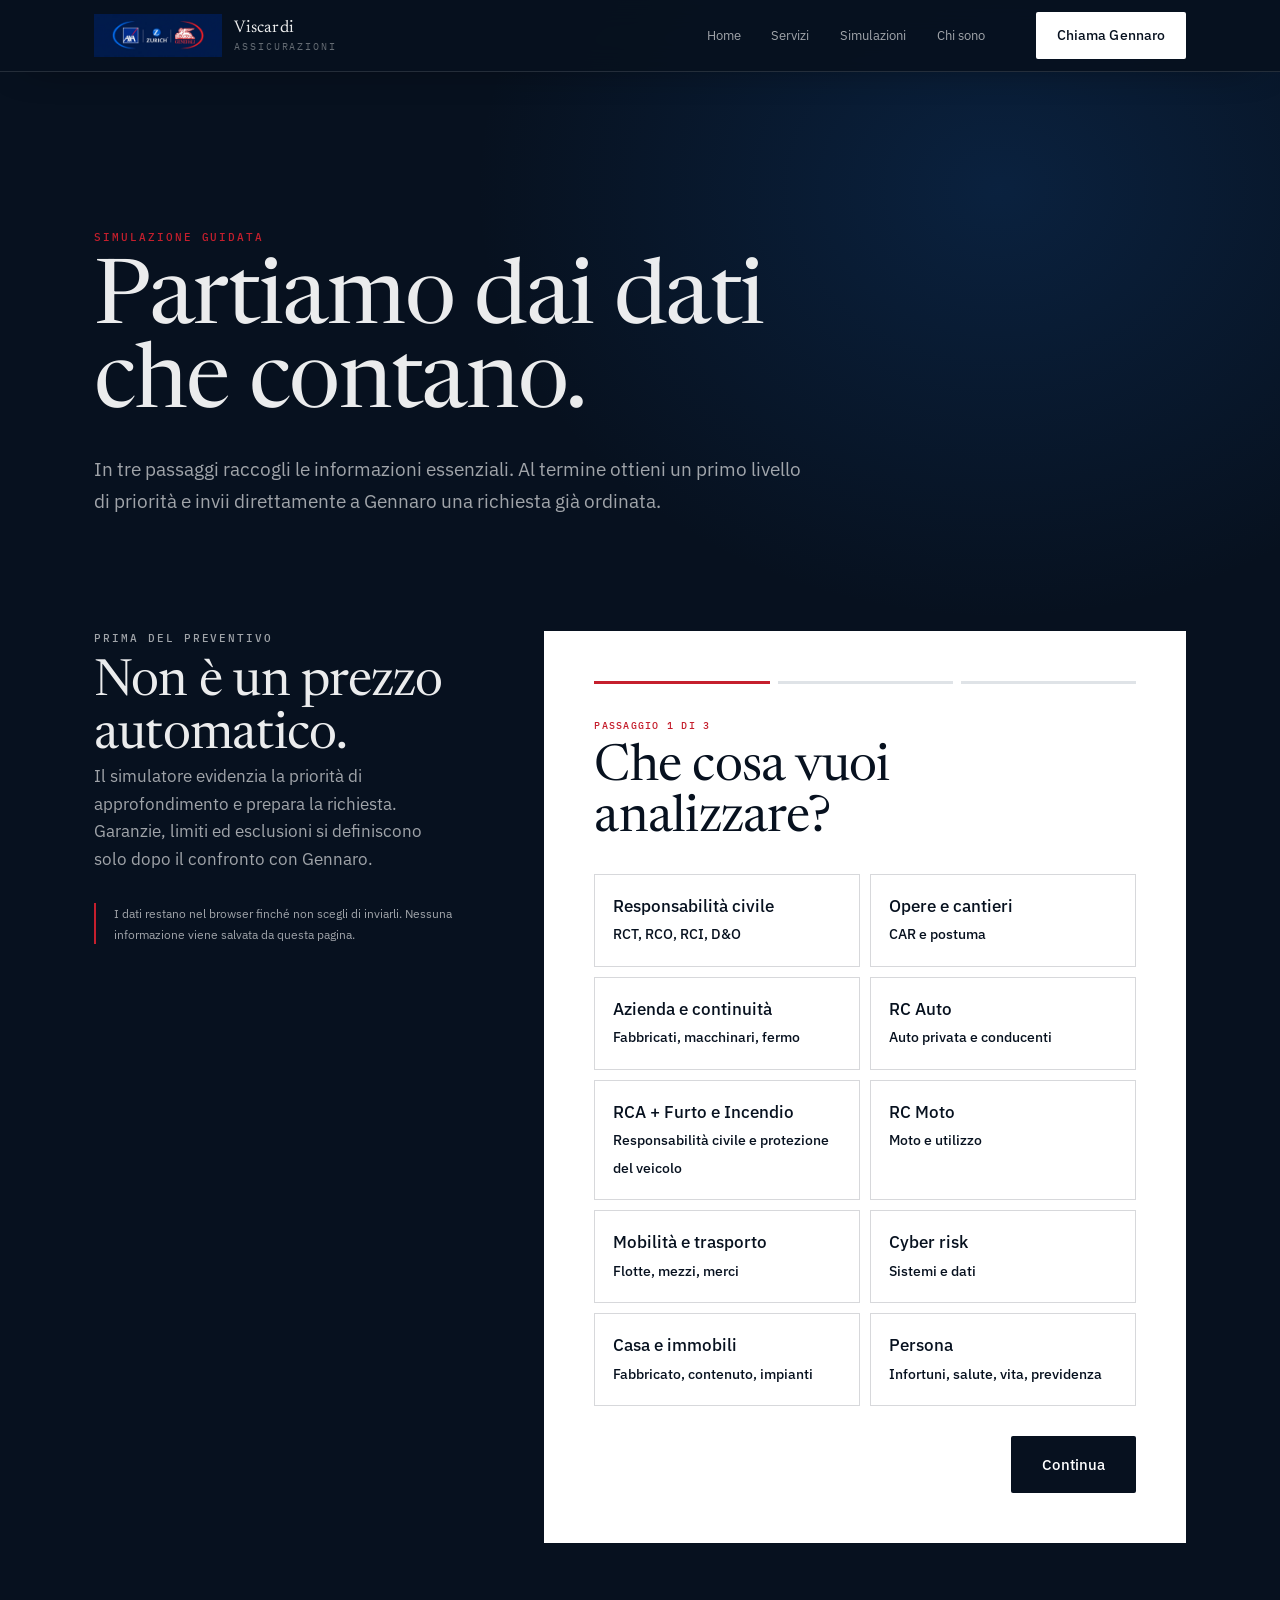
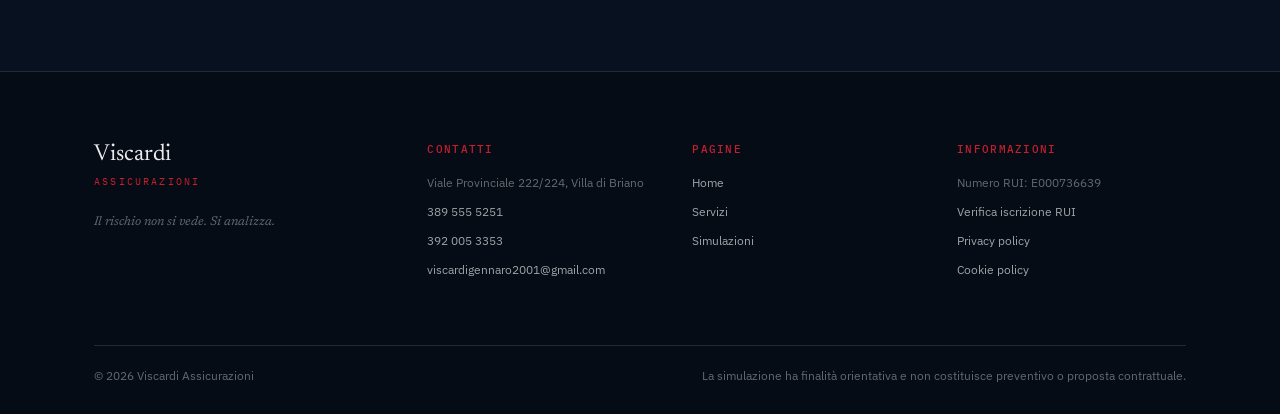
<file: simulazioni.html>
<!DOCTYPE html>
<html lang="it">
<head>
<meta charset="utf-8">
<meta name="viewport" content="width=device-width, initial-scale=1">
<title>Simulazione guidata del rischio | Viscardi Assicurazioni</title>
<meta name="description" content="Inserisci i dati essenziali della tua attività e invia direttamente a Gennaro una richiesta di analisi già strutturata.">
<link rel="canonical" href="https://viscardi-assicurazioni.vercel.app/simulazioni.html">
<meta property="og:type" content="website">
<meta property="og:locale" content="it_IT">
<meta property="og:title" content="Simulazione guidata del rischio | Viscardi Assicurazioni">
<meta property="og:description" content="Inserisci i dati essenziali e invia a Gennaro una richiesta di analisi già strutturata.">
<meta property="og:url" content="https://viscardi-assicurazioni.vercel.app/simulazioni.html">
<meta property="og:image" content="https://viscardi-assicurazioni.vercel.app/social-share-viscardi.png">
<meta property="og:image:width" content="1200">
<meta property="og:image:height" content="630">
<meta name="twitter:card" content="summary_large_image">
<meta name="twitter:image" content="https://viscardi-assicurazioni.vercel.app/social-share-viscardi.png">
<meta name="theme-color" content="#07111F">
<meta name="mobile-web-app-capable" content="yes">
<meta name="apple-mobile-web-app-capable" content="yes">
<meta name="apple-mobile-web-app-status-bar-style" content="black-translucent">
<meta name="apple-mobile-web-app-title" content="Viscardi">
<link rel="icon" href="favicon.svg" type="image/svg+xml">
<link rel="manifest" href="manifest.webmanifest">
<link rel="apple-touch-icon" href="apple-touch-icon.png">
<link rel="preconnect" href="https://fonts.googleapis.com">
<link rel="preconnect" href="https://fonts.gstatic.com" crossorigin>
<link rel="stylesheet" href="https://fonts.googleapis.com/css2?family=IBM+Plex+Mono:wght@400;500&family=IBM+Plex+Sans:wght@400;500;600&family=Newsreader:opsz,wght@6..72,300;6..72,400;6..72,500&display=swap">
<link rel="stylesheet" href="styles.css">
<link rel="stylesheet" href="enhancements.css">
</head>
<body class="subpage">
<a class="skip-link" href="#main">Vai al contenuto</a>
<header class="site-header is-stuck"><div class="site-header__inner">
  <a class="wordmark" href="index.html" aria-label="Viscardi Assicurazioni, home"><span class="wordmark__partners"><img src="assets/images/compagnie-lockup.webp" width="1200" height="400" alt="AXA, Zurich e Generali"></span><span class="wordmark__text"><span class="wordmark__name">Viscardi</span><span class="wordmark__sub">Assicurazioni</span></span></a>
  <nav class="site-nav" aria-label="Navigazione principale"><a href="index.html">Home</a><a href="servizi.html">Servizi</a><a href="simulazioni.html" aria-current="page">Simulazioni</a><a href="index.html#profilo">Chi sono</a></nav>
  <div class="site-header__actions"><a class="btn btn--solid btn--sm" href="tel:+393895555251">Chiama Gennaro</a></div>
</div></header>

<main id="main">
  <section class="page-hero"><div class="wrap"><p class="page-hero__eyebrow">Simulazione guidata</p><h1>Partiamo dai dati che contano.</h1><p class="page-hero__lede">In tre passaggi raccogli le informazioni essenziali. Al termine ottieni un primo livello di priorità e invii direttamente a Gennaro una richiesta già ordinata.</p></div></section>

  <section class="wrap sim-layout" aria-label="Simulatore del rischio">
    <aside class="sim-side"><p class="page-hero__eyebrow">Prima del preventivo</p><h2>Non è un prezzo automatico.</h2><p>Il simulatore evidenzia la priorità di approfondimento e prepara la richiesta. Garanzie, limiti ed esclusioni si definiscono solo dopo il confronto con Gennaro.</p><p class="sim-note">I dati restano nel browser finché non scegli di inviarli. Nessuna informazione viene salvata da questa pagina.</p></aside>
    <div class="sim-panel">
      <div class="sim-progress" aria-hidden="true"><span class="is-active"></span><span></span><span></span></div>
      <form id="riskSimulator" action="/api/send-request" method="POST" enctype="multipart/form-data" novalidate>
        <input class="form-honey" type="text" name="_honey" tabindex="-1" autocomplete="off" aria-hidden="true">
        <input type="hidden" name="_subject" value="Nuova simulazione dal sito">
        <input type="hidden" name="_template" value="table">
        <section class="sim-step" data-step="1">
          <p class="sim-step__label">Passaggio 1 di 3</p><h2>Che cosa vuoi analizzare?</h2>
          <div class="sim-options">
            <label class="sim-option"><input type="radio" name="service" value="responsabilita" required><span>Responsabilità civile<br><small>RCT, RCO, RCI, D&amp;O</small></span></label>
            <label class="sim-option"><input type="radio" name="service" value="cantiere"><span>Opere e cantieri<br><small>CAR e postuma</small></span></label>
            <label class="sim-option"><input type="radio" name="service" value="property"><span>Azienda e continuità<br><small>Fabbricati, macchinari, fermo</small></span></label>
            <label class="sim-option"><input type="radio" name="service" value="rc_auto"><span>RC Auto<br><small>Auto privata e conducenti</small></span></label>
            <label class="sim-option"><input type="radio" name="service" value="rc_auto_furto_incendio"><span>RCA + Furto e Incendio<br><small>Responsabilità civile e protezione del veicolo</small></span></label>
            <label class="sim-option"><input type="radio" name="service" value="rc_moto"><span>RC Moto<br><small>Moto e utilizzo</small></span></label>
            <label class="sim-option"><input type="radio" name="service" value="mobilita"><span>Mobilità e trasporto<br><small>Flotte, mezzi, merci</small></span></label>
            <label class="sim-option"><input type="radio" name="service" value="cyber"><span>Cyber risk<br><small>Sistemi e dati</small></span></label>
            <label class="sim-option"><input type="radio" name="service" value="casa"><span>Casa e immobili<br><small>Fabbricato, contenuto, impianti</small></span></label>
            <label class="sim-option"><input type="radio" name="service" value="persona"><span>Persona<br><small>Infortuni, salute, vita, previdenza</small></span></label>
          </div>
          <div class="sim-actions"><span></span><button class="btn btn--solid" type="button" data-next>Continua</button></div>
        </section>

        <section class="sim-step" data-step="2" hidden>
          <p class="sim-step__label">Passaggio 2 di 3</p><h2>Le informazioni essenziali</h2>
          <div class="sim-fields" id="dynamicFields"></div>
          <div class="sim-actions"><button class="btn" type="button" data-back>Indietro</button><button class="btn btn--solid" type="button" data-next>Calcola la priorità</button></div>
        </section>

        <section class="sim-step" data-step="3" hidden>
          <p class="sim-step__label">Passaggio 3 di 3</p><h2>Invia la richiesta a Gennaro</h2>
          <div class="sim-result" id="simResult" aria-live="polite"></div>
          <div class="sim-fields">
            <div class="field"><label for="simName">Nome e cognome</label><input id="simName" name="nome" autocomplete="name" required></div>
            <div class="field"><label for="simCompany">Azienda</label><input id="simCompany" name="azienda" autocomplete="organization"></div>
            <div class="field"><label for="simPhone">Telefono</label><input id="simPhone" name="telefono" type="tel" autocomplete="tel" required></div>
            <div class="field"><label for="simEmail">Email</label><input id="simEmail" name="email" type="email" autocomplete="email"></div>
            <div class="field" style="grid-column:1/-1"><label for="simNotes">Note o dubbi</label><textarea id="simNotes" name="note" rows="4"></textarea></div>
            <div class="field file-field" style="grid-column:1/-1">
              <span class="file-field__label" id="simAttachmentLabel">Allegati</span>
              <div class="file-picker">
                <input class="file-picker__input" type="file" id="simAttachments" name="allegati" accept=".pdf,.jpg,.jpeg,.png,application/pdf,image/jpeg,image/png" aria-labelledby="simAttachmentLabel" multiple>
                <label class="file-picker__button" for="simAttachments">Allega file</label>
                <span class="file-picker__count" data-file-count>Nessun file allegato</span>
                <ul class="file-picker__list" data-file-list aria-live="polite"></ul>
              </div>
              <small id="simAttachmentHint">PDF, JPG o PNG. Massimo 3 file e 3 MB complessivi.</small>
            </div>
          </div>
          <label class="check" style="margin-top:18px"><input type="checkbox" name="privacy" required><span>Ho letto l’<a href="privacy.html" target="_blank" rel="noopener">informativa privacy</a> e autorizzo il ricontatto.</span></label>
          <p class="form__status" id="simStatus" role="status"></p>
          <div class="sim-actions"><button class="btn" type="button" data-back>Indietro</button></div>
          <div class="sim-send"><button class="btn btn--solid" type="button" id="sendRequest">Invia la richiesta a Gennaro</button></div>
        </section>
      </form>
    </div>
  </section>
</main>

<footer class="site-footer"><div class="wrap site-footer__inner"><div class="site-footer__brand"><p class="site-footer__name">Viscardi<br><span>Assicurazioni</span></p><p class="site-footer__claim">Il rischio non si vede. Si analizza.</p></div><div class="site-footer__col"><h2>Contatti</h2><ul><li>Viale Provinciale 222/224, Villa di Briano</li><li><a href="tel:+393895555251">389 555 5251</a></li><li><a href="tel:+393920053353">392 005 3353</a></li><li><a href="mailto:viscardigennaro2001@gmail.com">viscardigennaro2001@gmail.com</a></li></ul></div><div class="site-footer__col"><h2>Pagine</h2><ul><li><a href="index.html">Home</a></li><li><a href="servizi.html">Servizi</a></li><li><a href="simulazioni.html">Simulazioni</a></li></ul></div><div class="site-footer__col"><h2>Informazioni</h2><ul><li>Numero RUI: E000736639</li><li><a href="https://ruipubblico.ivass.it/rui-pubblica/ng/#/home" target="_blank" rel="noopener">Verifica iscrizione RUI</a></li><li><a href="privacy.html">Privacy policy</a></li><li><a href="cookie.html">Cookie policy</a></li></ul></div><div class="site-footer__bottom"><p>© <span id="year">2026</span> Viscardi Assicurazioni</p><p class="site-footer__marks">La simulazione ha finalità orientativa e non costituisce preventivo o proposta contrattuale.</p></div></div></footer>
<script src="script.js" defer></script>
<script src="simulazioni.js" defer></script>
<script src="pwa.js" defer></script>
</body>
</html>
</file>
<file: styles.css>
/* ==========================================================================
   GENNARO VISCARDI ASSICURAZIONI
   Foglio di stile principale
   Struttura:
   01 Token e reset
   02 Tipografia e utility
   03 Bottoni e link
   04 Header e navigazione
   05 Mega menu servizi
   06 Hero e sistema di analisi del rischio
   07 Sezioni di contenuto
   08 Form contatti
   09 Footer, WhatsApp, cookie bar
   10 Responsive
   11 Accessibilita e reduced motion
   ========================================================================== */

/* ============================== 01 TOKEN E RESET ========================= */
:root{
  --ink:#07111F;
  --ink-lift:#0C1A2C;
  --ink-panel:#101F35;
  --blue-deep:#092B5A;
  --blue:#124C91;
  --blue-soft:#2E6AB5;
  --red:#C51F2D;
  --white:#FFFFFF;
  --mist:#F4F6F8;
  --anthracite:#18212B;

  --on-dark:rgba(255,255,255,.92);
  --on-dark-2:rgba(255,255,255,.62);
  --on-dark-3:rgba(255,255,255,.38);
  --hair-dark:rgba(255,255,255,.12);
  --hair-light:rgba(7,17,31,.14);

  --serif:"Newsreader",Georgia,"Times New Roman",serif;
  --sans:"IBM Plex Sans",system-ui,-apple-system,"Segoe UI",sans-serif;
  --mono:"IBM Plex Mono",ui-monospace,"SF Mono",Menlo,monospace;

  --wrap:1220px;
  --pad:clamp(20px,5vw,64px);
  --sec-y:clamp(72px,10vw,140px);
  --ease:cubic-bezier(.22,.61,.36,1);
}

*,*::before,*::after{box-sizing:border-box}

html{
  -webkit-text-size-adjust:100%;
  scroll-behavior:smooth;
  scroll-padding-top:96px;
}

body{
  margin:0;
  background:var(--ink);
  color:var(--on-dark);
  font-family:var(--sans);
  font-size:17px;
  line-height:1.62;
  font-weight:400;
  -webkit-font-smoothing:antialiased;
  overflow-x:hidden;
}

img,svg{max-width:100%;display:block}
button{font:inherit;color:inherit}
a{color:inherit}

.wrap{
  width:100%;
  max-width:var(--wrap);
  margin-inline:auto;
  padding-inline:var(--pad);
}

/* ============================== 02 TIPOGRAFIA =========================== */
h1,h2,h3,h4{margin:0;font-weight:400;letter-spacing:-.015em}

.hero__title,
.h-display{
  font-family:var(--serif);
  font-weight:300;
  line-height:1.02;
  letter-spacing:-.022em;
}

.h-display{
  font-size:clamp(2.1rem,4.2vw,3.5rem);
  max-width:22ch;
}

.section-title{
  font-family:var(--serif);
  font-weight:300;
  font-size:clamp(1.6rem,2.6vw,2.3rem);
  letter-spacing:-.015em;
  line-height:1.12;
}

.lead{
  font-size:clamp(1.02rem,1.35vw,1.17rem);
  color:var(--on-dark-2);
  max-width:58ch;
  margin:20px 0 0;
}

.lead-lg{
  font-size:clamp(1.1rem,1.7vw,1.35rem);
  line-height:1.55;
  color:var(--on-dark-2);
  max-width:52ch;
  margin:26px 0 0;
}

p{margin:0 0 1.1em}
p:last-child{margin-bottom:0}

.sr-only{
  position:absolute;width:1px;height:1px;padding:0;margin:-1px;
  overflow:hidden;clip:rect(0 0 0 0);white-space:nowrap;border:0;
}

.skip-link{
  position:absolute;top:-60px;left:16px;z-index:200;
  background:var(--white);color:var(--ink);
  padding:10px 18px;border-radius:2px;text-decoration:none;font-size:.9rem;
  transition:top .2s var(--ease);
}
.skip-link:focus{top:14px}

.disclaimer{
  font-size:.82rem;
  line-height:1.55;
  color:var(--on-dark-3);
  border-top:1px solid var(--hair-dark);
  padding-top:16px;
  margin-top:32px;
  max-width:78ch;
}

/* sezioni chiare */
.is-light{background:var(--mist);color:var(--ink)}
.is-light .lead,.is-light .lead-lg{color:rgba(7,17,31,.66)}
.is-light .disclaimer{color:rgba(7,17,31,.5);border-top-color:var(--hair-light)}

/* ============================== 03 BOTTONI ============================== */
.btn{
  display:inline-flex;align-items:center;justify-content:center;gap:10px;
  font-family:var(--sans);
  font-size:.95rem;font-weight:500;letter-spacing:.005em;
  padding:15px 30px;
  border:1px solid transparent;border-radius:2px;
  text-decoration:none;cursor:pointer;
  transition:background .28s var(--ease),color .28s var(--ease),
             border-color .28s var(--ease),transform .28s var(--ease);
}
.btn--sm{padding:11px 20px;font-size:.88rem}
.btn--block{width:100%;padding-block:17px}

.btn--primary{background:var(--white);color:var(--ink)}
.btn--primary:hover{background:var(--red);color:var(--white)}

.btn--ghost{
  background:transparent;color:var(--on-dark);
  border-color:rgba(255,255,255,.28);
}
.btn--ghost:hover{border-color:var(--white);background:rgba(255,255,255,.06)}

.is-light .btn--primary{background:var(--blue-deep);color:var(--white)}
.is-light .btn--primary:hover{background:var(--red)}
.is-light .btn--ghost{color:var(--ink);border-color:rgba(7,17,31,.28)}
.is-light .btn--ghost:hover{border-color:var(--ink);background:rgba(7,17,31,.04)}

.link-arrow{
  display:inline-block;
  font-size:.92rem;font-weight:500;
  text-decoration:none;
  padding-bottom:4px;
  border-bottom:1px solid var(--red);
  transition:color .25s var(--ease),border-color .25s var(--ease);
}
.link-arrow:hover{color:var(--red)}

.linkish{
  background:none;border:0;padding:0;cursor:pointer;
  font-size:inherit;text-align:left;text-decoration:underline;
  text-underline-offset:3px;
}

:where(a,button,input,select,textarea,summary,[tabindex]):focus-visible{
  outline:2px solid var(--red);
  outline-offset:3px;
  border-radius:1px;
}

/* ============================== 04 HEADER ============================== */
.site-header{
  position:fixed;inset:0 0 auto 0;z-index:90;
  transition:background .4s var(--ease),backdrop-filter .4s var(--ease),
             border-color .4s var(--ease),padding .4s var(--ease);
  border-bottom:1px solid transparent;
  padding-block:18px;
}
.site-header__inner{
  width:100%;max-width:var(--wrap);margin-inline:auto;
  padding-inline:var(--pad);
  display:flex;align-items:center;gap:clamp(20px,4vw,56px);
}

.site-header.is-stuck{
  background:rgba(7,17,31,.72);
  -webkit-backdrop-filter:blur(14px) saturate(140%);
  backdrop-filter:blur(14px) saturate(140%);
  border-bottom-color:var(--hair-dark);
  padding-block:12px;
  box-shadow:0 12px 40px -28px rgba(0,0,0,.9);
}

.wordmark{
  display:flex;align-items:center;gap:12px;
  text-decoration:none;flex:0 0 auto;
}
.wordmark__mark{color:rgba(255,255,255,.8);display:flex}
.wordmark__text{display:flex;flex-direction:column;line-height:1}
.wordmark__name{
  font-family:var(--serif);font-size:1.06rem;font-weight:400;letter-spacing:.005em;
}
.wordmark__sub{
  font-family:var(--mono);font-size:.6rem;letter-spacing:.2em;
  text-transform:uppercase;color:var(--on-dark-3);margin-top:5px;
}

.site-nav{margin-left:auto}
.site-nav__list{display:flex;align-items:center;gap:clamp(18px,2.4vw,34px);list-style:none;margin:0;padding:0}
.site-nav__link{
  background:none;border:0;padding:6px 0;cursor:pointer;
  font-size:.93rem;color:var(--on-dark-2);text-decoration:none;
  display:inline-flex;align-items:center;gap:7px;
  transition:color .25s var(--ease);
}
.site-nav__link:hover,.site-nav__link[aria-expanded="true"]{color:var(--white)}
.site-nav__chev{
  width:7px;height:7px;border-right:1px solid currentColor;border-bottom:1px solid currentColor;
  transform:rotate(45deg) translateY(-2px);
  transition:transform .3s var(--ease);
}
.site-nav__link[aria-expanded="true"] .site-nav__chev{transform:rotate(-135deg) translateY(-2px)}

.site-header__cta{flex:0 0 auto}

.burger{
  display:none;background:none;border:1px solid var(--hair-dark);
  border-radius:2px;padding:11px;cursor:pointer;margin-left:auto;
}
.burger__box{display:block;width:20px;height:12px;position:relative}
.burger__box span{
  position:absolute;left:0;right:0;height:1px;background:var(--white);
  transition:transform .3s var(--ease),opacity .3s var(--ease);
}
.burger__box span:first-child{top:2px}
.burger__box span:last-child{bottom:2px}
.burger[aria-expanded="true"] .burger__box span:first-child{transform:translateY(4px) rotate(45deg)}
.burger[aria-expanded="true"] .burger__box span:last-child{transform:translateY(-4px) rotate(-45deg)}

/* ============================== 05 MEGA MENU ============================ */
.megamenu{position:fixed;inset:0;z-index:120}
.megamenu[hidden]{display:none}

.megamenu__scrim{
  position:absolute;inset:0;
  background:rgba(4,9,17,.62);
  -webkit-backdrop-filter:blur(3px);backdrop-filter:blur(3px);
  opacity:0;transition:opacity .42s var(--ease);
}
.megamenu.is-open .megamenu__scrim{opacity:1}

.megamenu__sheet{
  position:absolute;inset:0 0 auto 0;
  max-height:100dvh;overflow-y:auto;overscroll-behavior:contain;
  background:linear-gradient(180deg,#081426 0%,#07111F 62%);
  border-bottom:1px solid var(--hair-dark);
  padding:clamp(18px,3vw,26px) 0 clamp(40px,5vw,64px);
  transform:translateY(-14px);opacity:0;
  transition:transform .45s var(--ease),opacity .35s var(--ease);
  box-shadow:0 40px 90px -50px rgba(0,0,0,.95);
}
.megamenu.is-open .megamenu__sheet{transform:none;opacity:1}

.megamenu__top{
  width:100%;max-width:var(--wrap);margin-inline:auto;padding-inline:var(--pad);
  display:flex;align-items:center;justify-content:space-between;
  padding-bottom:clamp(22px,3vw,40px);
}
.megamenu__eyebrow{
  font-family:var(--mono);font-size:.66rem;letter-spacing:.24em;
  text-transform:uppercase;color:var(--on-dark-3);margin:0;
}
.megamenu__close{
  background:none;border:1px solid var(--hair-dark);border-radius:2px;
  padding:9px 18px;font-size:.85rem;color:var(--on-dark-2);cursor:pointer;
  transition:color .25s var(--ease),border-color .25s var(--ease);
}
.megamenu__close:hover{color:var(--white);border-color:rgba(255,255,255,.4)}

.megamenu__grid{
  width:100%;max-width:var(--wrap);margin-inline:auto;padding-inline:var(--pad);
  display:grid;grid-template-columns:minmax(0,260px) minmax(0,1fr);
  gap:clamp(28px,4vw,64px);
  align-items:start;
}

.megamenu__intro h2{
  font-family:var(--serif);font-weight:300;
  font-size:clamp(1.5rem,2.1vw,2rem);line-height:1.1;letter-spacing:-.02em;
  margin-bottom:14px;
}
.megamenu__intro p{font-size:.95rem;color:var(--on-dark-2)}
.megamenu__note{
  font-size:.78rem;color:var(--on-dark-3);
  border-top:1px solid var(--hair-dark);padding-top:14px;margin-top:22px;
}

.megamenu__cats{
  display:grid;
  grid-template-columns:minmax(0,290px) minmax(0,1fr);
  column-gap:clamp(28px,4vw,56px);
  align-items:start;
}
.megamenu__block{display:contents}

.cat{
  grid-column:1;
  display:flex;align-items:baseline;gap:14px;
  width:100%;text-align:left;
  background:none;border:0;border-bottom:1px solid rgba(255,255,255,.07);
  padding:11px 2px;cursor:pointer;color:var(--on-dark-2);
  transition:color .22s var(--ease),padding-left .3s var(--ease);
}
.cat:hover{color:var(--white);padding-left:6px}
.cat[aria-selected="true"]{color:var(--white)}
.cat__num{
  font-family:var(--mono);font-size:.68rem;color:var(--on-dark-3);
  transition:color .22s var(--ease);
}
.cat[aria-selected="true"] .cat__num{color:var(--red)}
.cat__name{font-size:1rem;letter-spacing:-.005em}
.cat__chev{display:none}

.panel{
  grid-column:2;grid-row:1 / span 12;
  align-self:start;
  border-left:1px solid var(--hair-dark);
  padding-left:clamp(20px,3vw,40px);
  animation:panelIn .38s var(--ease) both;
}
.panel[hidden]{display:none}

@keyframes panelIn{from{opacity:0;transform:translateY(8px)}to{opacity:1;transform:none}}

.panel__lead{
  font-family:var(--serif);font-size:clamp(1.12rem,1.7vw,1.4rem);
  font-weight:300;line-height:1.3;letter-spacing:-.015em;
  color:var(--white);max-width:34ch;margin-bottom:24px;
}
.panel__list{
  list-style:none;margin:0 0 26px;padding:0;
  columns:2;column-gap:40px;
}
.panel__list li{
  font-size:.9rem;color:var(--on-dark-2);
  padding:6px 0 6px 16px;position:relative;
  break-inside:avoid;
}
.panel__list li::before{
  content:"";position:absolute;left:0;top:15px;
  width:5px;height:1px;background:var(--blue-soft);
}
.panel__cta{
  display:inline-block;font-size:.9rem;font-weight:500;
  text-decoration:none;border-bottom:1px solid var(--red);padding-bottom:4px;
}
.panel__cta:hover{color:var(--red)}

/* ============================== 06 HERO ================================= */
.hero{
  position:relative;
  min-height:100svh;
  display:flex;flex-direction:column;
  align-items:center;justify-content:center;
  gap:clamp(10px,1.8vh,24px);
  text-align:center;
  padding:clamp(96px,12vh,128px) 0 clamp(32px,4vh,52px);
  overflow:hidden;
  background:
    radial-gradient(78% 60% at 50% 50%,rgba(18,76,145,.24) 0%,rgba(7,17,31,0) 62%),
    var(--ink);
}

.hero__grid{
  position:absolute;inset:0;
  background-image:
    linear-gradient(rgba(255,255,255,.045) 1px,transparent 1px),
    linear-gradient(90deg,rgba(255,255,255,.045) 1px,transparent 1px);
  background-size:78px 78px;
  -webkit-mask-image:radial-gradient(62% 58% at 50% 50%,#000 0%,transparent 76%);
  mask-image:radial-gradient(62% 58% at 50% 50%,#000 0%,transparent 76%);
  pointer-events:none;
}

/* il sistema e il soggetto della hero: centrato, tutto il resto gli ruota intorno */
.hero__system{
  position:relative;z-index:2;
  flex:0 1 auto;
  height:clamp(300px,54vh,620px);
  aspect-ratio:1;
  /* margini negativi: la corona esterna scorre dietro al testo, dove ci sono solo tacche */
  margin:clamp(-76px,-6.5vh,-26px) auto clamp(-92px,-8vh,-30px);
  pointer-events:none;
}
.hero__system svg{width:100%;height:100%;overflow:visible}
.rs-sector{pointer-events:auto;cursor:pointer}

.hero__top,
.hero__bottom{
  position:relative;z-index:3;
  width:100%;max-width:var(--wrap);
  margin-inline:auto;padding-inline:var(--pad);
}

.hero__kicker{
  font-family:var(--mono);font-size:.66rem;letter-spacing:.2em;
  text-transform:uppercase;color:var(--on-dark-3);
  margin:0 0 18px;
  display:flex;align-items:center;justify-content:center;gap:14px;
}
.hero__kicker::before,
.hero__kicker::after{
  content:"";width:clamp(18px,4vw,42px);height:1px;background:var(--red);flex:0 0 auto;
}

.hero__title{
  font-size:clamp(2.2rem,4.8vw,3.7rem);
  margin:0;
  text-wrap:balance;
}
.hero__title em{font-style:italic;color:var(--white)}

.hero__lead{
  margin:16px auto 0;
  font-size:clamp(.98rem,1.25vw,1.1rem);
  color:var(--on-dark-2);
  max-width:46ch;
}

.hero__actions{
  display:flex;flex-wrap:wrap;justify-content:center;gap:14px;
}

.hero__readout{
  margin:clamp(18px,3vh,32px) auto 0;
  width:min(560px,100%);
  border-top:1px solid var(--hair-dark);
  padding-top:16px;
}
.readout__label{
  font-family:var(--mono);font-size:.64rem;letter-spacing:.2em;
  text-transform:uppercase;color:var(--red);margin:0 0 8px;
}
.readout__text{
  font-size:.88rem;line-height:1.5;color:var(--on-dark-2);margin:0;
  min-height:2.6em;
  max-width:52ch;margin-inline:auto;
}

/* --- sistema grafico --- */
.rs-ring{fill:none;stroke:rgba(255,255,255,.14);stroke-width:1}
.rs-ring--hair{stroke:rgba(255,255,255,.08)}
.rs-ring--dashed{stroke:rgba(46,106,181,.4);stroke-width:1;stroke-dasharray:2 12}
.rs-tick{stroke:rgba(255,255,255,.16);stroke-width:1}
.rs-tick--major{stroke:rgba(255,255,255,.4)}
.rs-spoke{stroke:rgba(255,255,255,.05);stroke-width:1}

.rs-hit{fill:transparent;stroke:transparent;stroke-width:78;pointer-events:all}
.rs-arc{fill:none;stroke:rgba(255,255,255,.1);stroke-width:1}
.rs-arc-active{
  fill:none;stroke:var(--red);stroke-width:1.5;
  stroke-dasharray:1 1;
  pathLength:1;
  opacity:0;
  transition:opacity .4s var(--ease);
}
.rs-sector-label{
  font-family:var(--mono);font-size:20px;letter-spacing:.2em;
  fill:rgba(255,255,255,.5);
  transition:fill .35s var(--ease);
}
.rs-sector:hover .rs-sector-label,
.rs-sector.is-active .rs-sector-label{fill:var(--white)}
.rs-sector:hover .rs-arc-active,
.rs-sector.is-active .rs-arc-active{opacity:1;stroke-dasharray:none}

.rs-chord{stroke:rgba(46,106,181,.3);stroke-width:1;transition:stroke .4s var(--ease)}
.rs-node-halo{fill:rgba(18,76,145,.18);opacity:0;transition:opacity .4s var(--ease)}
.rs-node-dot{fill:rgba(255,255,255,.55);transition:fill .35s var(--ease),r .35s var(--ease)}
.rs-node-label{
  font-family:var(--mono);font-size:17px;letter-spacing:.12em;
  fill:rgba(255,255,255,.34);
  transition:fill .35s var(--ease);
}
.rs-node.is-active .rs-node-dot{fill:var(--red)}
.rs-node.is-active .rs-node-halo{opacity:1}
.rs-node.is-active .rs-node-label{fill:var(--white)}
.rs-chord.is-active{stroke:rgba(197,31,45,.55)}

.rs-core-ring{fill:none;stroke:rgba(255,255,255,.3);stroke-width:1}
.rs-cross{stroke:rgba(255,255,255,.18);stroke-width:1}

.rs-rotate-cw{transform-origin:400px 400px;animation:spin 220s linear infinite}
.rs-rotate-ccw{transform-origin:400px 400px;animation:spin 300s linear infinite reverse}
@keyframes spin{to{transform:rotate(360deg)}}

/* nodi pulsanti, molto lenti */
.rs-node:nth-child(odd) .rs-node-dot{animation:nodePulse 9s ease-in-out infinite}
.rs-node:nth-child(even) .rs-node-dot{animation:nodePulse 11s ease-in-out infinite 2s}
@keyframes nodePulse{
  0%,100%{opacity:1}
  50%{opacity:.45}
}

/* ============================== 07 SEZIONI ============================== */

/* --- posizionamento --- */
.positioning{padding:var(--sec-y) 0;border-top:1px solid var(--hair-dark)}
.positioning__inner{display:grid;grid-template-columns:1.05fr 1fr;gap:clamp(24px,5vw,80px);align-items:start}
.positioning .h-display{max-width:16ch}

/* --- quattro mondi --- */
.worlds{padding:0 0 var(--sec-y)}
.section-title{margin-bottom:clamp(28px,4vw,48px)}
.worlds__grid{
  display:grid;
  grid-template-columns:1.55fr 1fr 1fr;
  grid-template-rows:auto auto;
  gap:1px;
  background:var(--hair-dark);
  border:1px solid var(--hair-dark);
}
.world{
  background:var(--ink-lift);
  padding:clamp(24px,2.6vw,38px);
  display:flex;flex-direction:column;gap:14px;
  transition:background .35s var(--ease);
}
.world:hover{background:var(--ink-panel)}
.worlds__grid > .world:nth-child(4){grid-column:2 / span 2}
.world--lead{
  grid-row:span 2;
  background:linear-gradient(155deg,#0D2246 0%,#0A1729 72%);
}
.world--lead:hover{background:linear-gradient(155deg,#10294F 0%,#0A1729 72%)}
.world__tag{
  font-family:var(--mono);font-size:.62rem;letter-spacing:.22em;
  text-transform:uppercase;color:var(--red);margin:0;
}
.world__name{
  font-family:var(--serif);font-weight:300;
  font-size:clamp(1.4rem,2.4vw,2.1rem);letter-spacing:-.02em;line-height:1.05;
}
.world--lead .world__name{font-size:clamp(1.9rem,3.4vw,2.9rem)}
.world__text{font-size:.93rem;color:var(--on-dark-2);margin:0}
.world--lead .world__text{font-size:1rem;max-width:42ch}
.world__chips{
  list-style:none;display:flex;flex-wrap:wrap;gap:8px;margin:6px 0 0;padding:0;
}
.world__chips li{
  font-family:var(--mono);font-size:.66rem;letter-spacing:.12em;
  color:var(--on-dark-2);
  border:1px solid var(--hair-dark);border-radius:2px;
  padding:5px 10px;
}
.world .link-arrow{margin-top:auto;align-self:flex-start}

/* --- RC (sezione chiara) --- */
.rc{background:var(--mist);color:var(--ink);padding:var(--sec-y) 0}
.rc .lead{color:rgba(7,17,31,.66)}
.rc .disclaimer{color:rgba(7,17,31,.52);border-top-color:var(--hair-light)}
.rc__head{max-width:62ch;margin-bottom:clamp(36px,5vw,62px)}

.rc__tabs{display:flex;gap:0;border-bottom:1px solid var(--hair-light)}
.rc__tab{
  background:none;border:0;cursor:pointer;
  font-family:var(--mono);font-size:.82rem;letter-spacing:.16em;
  padding:14px 26px;color:rgba(7,17,31,.45);
  border-bottom:2px solid transparent;margin-bottom:-1px;
  transition:color .25s var(--ease),border-color .25s var(--ease);
}
.rc__tab:hover{color:var(--ink)}
.rc__tab[aria-selected="true"]{color:var(--ink);border-bottom-color:var(--red)}

.rc__panel{padding-top:clamp(30px,4vw,48px);animation:panelIn .4s var(--ease) both}
.rc__panel[hidden]{display:none}
.rc__panel-title{
  font-family:var(--serif);font-weight:300;
  font-size:clamp(1.4rem,2.3vw,1.95rem);letter-spacing:-.02em;
  margin-bottom:28px;max-width:26ch;
}
.rc__cols{
  display:grid;grid-template-columns:repeat(3,1fr);
  gap:clamp(22px,3vw,48px);
}
.rc__col h4{
  font-family:var(--mono);font-size:.68rem;letter-spacing:.2em;
  text-transform:uppercase;color:var(--blue);
  margin-bottom:14px;font-weight:500;
}
.rc__col p{font-size:.94rem;color:rgba(7,17,31,.76)}
.rc__check{
  font-size:.85rem !important;
  color:rgba(7,17,31,.58) !important;
  border-left:2px solid var(--red);padding-left:14px;margin-top:16px;
}
.ticks{list-style:none;margin:0;padding:0}
.ticks li{
  font-size:.9rem;color:rgba(7,17,31,.76);
  padding:7px 0 7px 20px;position:relative;
  border-bottom:1px solid rgba(7,17,31,.07);
}
.ticks li:last-child{border-bottom:0}
.ticks li::before{
  content:"";position:absolute;left:0;top:16px;
  width:7px;height:1px;background:var(--blue);
}

/* --- imprese --- */
.enterprise{
  padding:var(--sec-y) 0;
  background:radial-gradient(90% 120% at 82% 50%,rgba(9,43,90,.55) 0%,rgba(7,17,31,0) 62%),var(--ink);
  border-top:1px solid var(--hair-dark);
}
.enterprise__inner{
  display:grid;grid-template-columns:1.1fr .9fr;
  gap:clamp(32px,5vw,80px);align-items:center;
}
.enterprise__text .btn{margin-top:34px}
.entmap{width:100%;max-width:460px;margin-inline:auto}
.entmap__links line{stroke:rgba(46,106,181,.35);stroke-width:1}
.entmap__nodes circle{fill:rgba(255,255,255,.6)}
.entmap__nodes text{
  font-family:var(--mono);font-size:9.5px;letter-spacing:.16em;
  fill:rgba(255,255,255,.45);
}
.entmap__core circle{fill:var(--red)}
.entmap__core text{fill:var(--white);font-size:11px}

/* --- settori --- */
.sectors{padding:0 0 var(--sec-y)}
.sectors__lead{font-size:.92rem;color:var(--on-dark-3);max-width:60ch;margin:-20px 0 40px}
.sectors__list{
  list-style:none;margin:0;padding:0;
  display:grid;grid-template-columns:repeat(3,1fr);
  gap:1px;background:var(--hair-dark);border:1px solid var(--hair-dark);
}
.sectors__list li{background:var(--ink);padding:22px clamp(18px,2vw,28px)}
.sectors__list span{
  display:block;font-family:var(--serif);font-size:1.15rem;
  font-weight:400;margin-bottom:6px;letter-spacing:-.01em;
}
.sectors__list p{font-size:.85rem;color:var(--on-dark-3);margin:0}

/* --- metodo (chiara) --- */
.method{background:var(--mist);color:var(--ink);padding:var(--sec-y) 0}
.method .h-display{margin-bottom:clamp(36px,5vw,60px)}
.method__steps{
  list-style:none;margin:0;padding:0;
  display:grid;grid-template-columns:repeat(4,1fr);
  gap:clamp(18px,2.5vw,36px);
  counter-reset:none;
}
.step{
  position:relative;padding-top:26px;
  border-top:1px solid rgba(7,17,31,.16);
}
.step::after{
  content:"";position:absolute;top:-1px;left:0;height:1px;width:0;
  background:var(--red);
  transition:width .9s var(--ease);
}
.step.is-active::after{width:100%}
.step__num{
  font-family:var(--mono);font-size:.7rem;letter-spacing:.2em;
  color:rgba(7,17,31,.34);display:block;margin-bottom:12px;
  transition:color .5s var(--ease);
}
.step.is-active .step__num{color:var(--red)}
.step__name{
  font-family:var(--serif);font-weight:300;
  font-size:clamp(1.3rem,2vw,1.7rem);letter-spacing:-.02em;margin-bottom:10px;
}
.step p{font-size:.9rem;color:rgba(7,17,31,.68);margin:0}

/* --- domande --- */
.questions{
  padding:var(--sec-y) 0;
  background:linear-gradient(180deg,#07111F 0%,#0A1A30 100%);
  border-top:1px solid var(--hair-dark);
}
.questions__inner{
  display:grid;grid-template-columns:.95fr 1.05fr;
  gap:clamp(32px,5vw,80px);align-items:start;
}
.questions__head .btn{margin-top:32px}
.questions__list{list-style:none;margin:0;padding:0;counter-reset:q}
.questions__list li{
  counter-increment:q;
  font-family:var(--serif);font-weight:300;
  font-size:clamp(1.05rem,1.7vw,1.3rem);line-height:1.35;letter-spacing:-.015em;
  padding:20px 0 20px 52px;position:relative;
  border-bottom:1px solid var(--hair-dark);
}
.questions__list li:first-child{border-top:1px solid var(--hair-dark)}
.questions__list li::before{
  content:counter(q,decimal-leading-zero);
  position:absolute;left:0;top:26px;
  font-family:var(--mono);font-size:.66rem;letter-spacing:.12em;
  color:var(--on-dark-3);
}

/* --- caso pratico (chiara) --- */
.case{background:var(--mist);color:var(--ink);padding:var(--sec-y) 0}
.case__tag{
  font-family:var(--mono);font-size:.64rem;letter-spacing:.22em;
  text-transform:uppercase;color:var(--red);margin-bottom:18px;
  display:flex;align-items:center;gap:12px;
}
.case__tag::before{content:"";width:28px;height:1px;background:var(--red)}
.case__title{
  font-family:var(--serif);font-weight:300;
  font-size:clamp(1.5rem,3vw,2.5rem);line-height:1.15;letter-spacing:-.022em;
  max-width:26ch;
}
.case__intro{
  margin-top:22px;font-size:1.02rem;color:rgba(7,17,31,.66);max-width:52ch;
}
.case__grid{
  list-style:none;margin:clamp(34px,4vw,56px) 0 0;padding:0;
  counter-reset:c;
  display:grid;grid-template-columns:repeat(4,1fr);
  gap:1px;background:rgba(7,17,31,.12);border:1px solid rgba(7,17,31,.12);
}
.case__grid li{
  counter-increment:c;background:var(--mist);padding:24px clamp(16px,1.8vw,24px);
  position:relative;
}
.case__grid li::before{
  content:counter(c,decimal-leading-zero);
  font-family:var(--mono);font-size:.64rem;color:rgba(7,17,31,.34);
  display:block;margin-bottom:12px;
}
.case__grid h3{
  font-size:.98rem;font-weight:600;margin-bottom:8px;letter-spacing:-.005em;
}
.case__grid p{font-size:.85rem;color:rgba(7,17,31,.62);margin:0}

/* --- compagnie --- */
.carriers{padding:var(--sec-y) 0;text-align:center;border-top:1px solid var(--hair-dark)}
.carriers .section-title{margin-bottom:14px}
.carriers__lead{font-size:.98rem;color:var(--on-dark-2);max-width:56ch;margin-inline:auto}
.carriers__row{
  list-style:none;margin:clamp(34px,4vw,52px) 0 0;padding:0;
  display:flex;justify-content:center;flex-wrap:wrap;
  gap:clamp(28px,6vw,84px);
}
.carriers__row li{
  font-family:var(--serif);font-size:clamp(1.3rem,2.4vw,1.9rem);
  letter-spacing:.02em;color:var(--on-dark-2);
  padding-bottom:10px;border-bottom:1px solid var(--hair-dark);
  transition:color .3s var(--ease),border-color .3s var(--ease);
}
.carriers__row li:hover{color:var(--white);border-bottom-color:var(--red)}
.carriers__note{
  font-size:.76rem;color:var(--on-dark-3);max-width:70ch;
  margin:clamp(32px,4vw,48px) auto 0;
}

/* --- profilo (chiara) --- */
.profile{background:var(--mist);color:var(--ink);padding:var(--sec-y) 0}
.profile__inner{
  display:grid;grid-template-columns:.8fr 1.2fr;
  gap:clamp(30px,5vw,72px);align-items:start;
}
.portrait-slot{
  aspect-ratio:4/5;
  background:
    repeating-linear-gradient(135deg,rgba(7,17,31,.05) 0 2px,transparent 2px 12px),
    var(--anthracite);
  border:1px solid rgba(7,17,31,.16);
  display:flex;align-items:center;justify-content:center;padding:24px;
}
.portrait-slot__note{
  font-family:var(--mono);font-size:.66rem;letter-spacing:.14em;
  color:rgba(255,255,255,.45);text-align:center;line-height:1.8;
}
.profile__tag{
  font-family:var(--mono);font-size:.64rem;letter-spacing:.22em;
  text-transform:uppercase;color:var(--red);margin-bottom:14px;
}
.profile__role{
  font-family:var(--mono);font-size:.78rem;letter-spacing:.14em;
  color:rgba(7,17,31,.5);margin:10px 0 26px;
}
.profile__text p{font-size:1rem;color:rgba(7,17,31,.76);max-width:56ch}
.profile__facts{
  margin:34px 0;padding:0;
  display:grid;grid-template-columns:repeat(2,minmax(0,1fr));gap:1px;
  background:rgba(7,17,31,.12);border:1px solid rgba(7,17,31,.12);
}
.profile__facts > div{background:var(--mist);padding:18px 20px}
.profile__facts dt{
  font-family:var(--mono);font-size:.64rem;letter-spacing:.18em;
  text-transform:uppercase;color:rgba(7,17,31,.45);margin-bottom:7px;
}
.profile__facts dd{margin:0;font-size:.92rem;color:var(--ink)}

/* --- FAQ --- */
.faq{padding:var(--sec-y) 0;border-top:1px solid var(--hair-dark)}
.faq__inner{display:grid;grid-template-columns:.8fr 1.2fr;gap:clamp(28px,5vw,72px);align-items:start}
.faq__list{border-top:1px solid var(--hair-dark)}
.faq__item{border-bottom:1px solid var(--hair-dark)}
.faq__item summary{
  list-style:none;cursor:pointer;
  padding:22px 44px 22px 0;position:relative;
  font-family:var(--serif);font-weight:300;
  font-size:clamp(1.05rem,1.6vw,1.25rem);letter-spacing:-.015em;line-height:1.35;
  transition:color .25s var(--ease);
}
.faq__item summary::-webkit-details-marker{display:none}
.faq__item summary:hover{color:var(--white)}
.faq__item summary::after,
.faq__item summary::before{
  content:"";position:absolute;right:6px;top:50%;
  background:var(--red);transition:transform .3s var(--ease),opacity .3s var(--ease);
}
.faq__item summary::before{width:13px;height:1px;transform:translateY(-50%)}
.faq__item summary::after{width:1px;height:13px;right:12px;transform:translateY(-50%)}
.faq__item[open] summary::after{transform:translateY(-50%) rotate(90deg);opacity:0}
.faq__body{padding:0 clamp(20px,6vw,80px) 26px 0}
.faq__body p{font-size:.94rem;color:var(--on-dark-2);margin:0}

/* ============================== 08 CONTATTI ============================= */
.contact{
  padding:var(--sec-y) 0;
  background:linear-gradient(180deg,#07111F 0%,#0A1930 100%);
  border-top:1px solid var(--hair-dark);
}
.contact__inner{
  display:grid;grid-template-columns:.85fr 1.15fr;
  gap:clamp(34px,5vw,80px);align-items:start;
}
.contact__data{list-style:none;margin:38px 0 0;padding:0}
.contact__data li{
  display:grid;grid-template-columns:88px 1fr;gap:16px;
  padding:14px 0;border-bottom:1px solid var(--hair-dark);
  font-size:.93rem;
}
.contact__data li:first-child{border-top:1px solid var(--hair-dark)}
.contact__label{
  font-family:var(--mono);font-size:.62rem;letter-spacing:.16em;
  text-transform:uppercase;color:var(--on-dark-3);padding-top:4px;
}
.contact__data a{color:var(--on-dark);text-decoration:none;border-bottom:1px solid var(--hair-dark)}
.contact__data a:hover{border-bottom-color:var(--red);color:var(--white)}

.form{
  background:rgba(255,255,255,.03);
  border:1px solid var(--hair-dark);
  padding:clamp(22px,3vw,42px);
}
.form__intro{font-size:.92rem;color:var(--on-dark-2);margin-bottom:26px}

.field{margin-bottom:18px;border:0;padding:0;min-width:0}
.field-row{display:grid;grid-template-columns:1fr 1fr;gap:18px}
.field label,.field legend{
  display:block;font-size:.8rem;color:var(--on-dark-2);
  margin-bottom:8px;letter-spacing:.01em;padding:0;
}
.field label span[aria-hidden]{color:var(--red)}

.field input[type="text"],
.field input[type="tel"],
.field input[type="email"],
.field select,
.field textarea{
  width:100%;
  background:rgba(255,255,255,.04);
  border:1px solid var(--hair-dark);
  border-radius:2px;
  color:var(--white);
  font:inherit;font-size:.95rem;
  padding:12px 14px;
  transition:border-color .25s var(--ease),background .25s var(--ease);
}
.field textarea{resize:vertical;min-height:110px}
.field select{
  appearance:none;
  background-image:linear-gradient(45deg,transparent 50%,rgba(255,255,255,.5) 50%),
                   linear-gradient(135deg,rgba(255,255,255,.5) 50%,transparent 50%);
  background-position:calc(100% - 20px) calc(50% + 1px),calc(100% - 14px) calc(50% + 1px);
  background-size:6px 6px,6px 6px;
  background-repeat:no-repeat;
  padding-right:40px;
}
.field select option{background:var(--ink-panel);color:var(--white)}
.field input:hover,.field textarea:hover,.field select:hover{border-color:rgba(255,255,255,.26)}
.field input:focus,.field textarea:focus,.field select:focus{
  border-color:var(--blue-soft);background:rgba(255,255,255,.06);outline:none;
}
.field input:focus-visible,.field textarea:focus-visible,.field select:focus-visible{
  outline:2px solid var(--red);outline-offset:2px;
}
.field input[aria-invalid="true"],
.field textarea[aria-invalid="true"]{border-color:var(--red)}

.field__error{
  font-size:.78rem;color:#F08A92;margin:7px 0 0;
}
.field__hint{font-size:.76rem;color:var(--on-dark-3);margin:8px 0 0}

.field--radio legend{margin-bottom:10px}
.radios{display:flex;flex-wrap:wrap;gap:10px}
.radios label{
  display:inline-flex;align-items:center;gap:8px;margin:0;
  border:1px solid var(--hair-dark);border-radius:2px;
  padding:9px 16px;font-size:.88rem;color:var(--on-dark-2);cursor:pointer;
  transition:border-color .25s var(--ease),color .25s var(--ease),background .25s var(--ease);
}
.radios label:hover{border-color:rgba(255,255,255,.3);color:var(--white)}
.radios input{accent-color:var(--red);margin:0}
.radios label:has(input:checked){
  border-color:var(--blue-soft);background:rgba(46,106,181,.14);color:var(--white);
}

.field--check{margin-top:22px}
.check{display:flex;gap:12px;align-items:flex-start;font-size:.85rem;color:var(--on-dark-2);margin:0}
.check input{margin-top:3px;accent-color:var(--red);flex:0 0 auto;width:16px;height:16px}
.check a{color:var(--white)}

.hp-field{position:absolute;left:-9999px;width:1px;height:1px;overflow:hidden}

.form__status{margin-top:18px;font-size:.9rem;line-height:1.55}
.form__status:empty{margin:0}
.form__status.is-error{color:#F08A92}
.form__status.is-info{
  color:var(--on-dark);
  border-left:2px solid var(--blue-soft);padding-left:14px;
}
.form__legal{
  font-size:.75rem;color:var(--on-dark-3);margin-top:20px;
  border-top:1px solid var(--hair-dark);padding-top:16px;
}
.form__legal strong{color:var(--on-dark-2);font-weight:500}

/* ============================== 09 FOOTER =============================== */
.site-footer{
  background:#050D18;
  border-top:1px solid var(--hair-dark);
  padding:clamp(56px,7vw,96px) 0 32px;
}
.site-footer__inner{
  display:grid;
  grid-template-columns:1.4fr 1fr 1fr 1fr;
  gap:clamp(26px,4vw,56px);
}
.site-footer__name{
  font-family:var(--serif);font-size:1.4rem;font-weight:400;line-height:1.15;margin:0;
}
.site-footer__name span{
  font-family:var(--mono);font-size:.62rem;letter-spacing:.22em;
  text-transform:uppercase;color:var(--on-dark-3);
  display:inline-block;margin-top:8px;
}
.site-footer__claim{
  font-family:var(--serif);font-style:italic;font-size:.98rem;
  color:var(--on-dark-3);margin-top:20px;
}
.site-footer__col h2{
  font-family:var(--mono);font-size:.62rem;letter-spacing:.22em;
  text-transform:uppercase;color:var(--on-dark-3);margin-bottom:16px;font-weight:400;
}
.site-footer__col ul{list-style:none;margin:0;padding:0}
.site-footer__col li{font-size:.86rem;color:var(--on-dark-2);margin-bottom:11px;line-height:1.55}
.site-footer__col a{text-decoration:none;border-bottom:1px solid transparent;transition:border-color .25s var(--ease),color .25s var(--ease)}
.site-footer__col a:hover{color:var(--white);border-bottom-color:var(--red)}
.site-footer__bottom{
  grid-column:1 / -1;
  border-top:1px solid var(--hair-dark);
  margin-top:clamp(30px,4vw,52px);padding-top:26px;
  display:flex;flex-wrap:wrap;gap:16px 40px;justify-content:space-between;
}
.site-footer__bottom p{font-size:.76rem;color:var(--on-dark-3);margin:0}
.site-footer__marks{max-width:72ch}

/* --- WhatsApp --- */
.wa{
  position:fixed;right:clamp(16px,3vw,28px);bottom:clamp(16px,3vw,28px);z-index:80;
  display:inline-flex;align-items:center;gap:10px;
  background:#0F3B24;color:#E6F5EC;
  border:1px solid rgba(255,255,255,.16);border-radius:999px;
  padding:12px 20px 12px 16px;text-decoration:none;
  font-size:.88rem;font-weight:500;
  box-shadow:0 18px 40px -22px rgba(0,0,0,.9);
  opacity:0;visibility:hidden;transform:translateY(12px);
  transition:background .3s var(--ease),transform .35s var(--ease),
             opacity .35s var(--ease),visibility .35s var(--ease);
}
/* compare dopo la hero, cosi non copre le CTA iniziali su mobile */
.wa.is-visible{opacity:1;visibility:visible;transform:none}
.wa.is-visible:hover{background:#15512F;transform:translateY(-2px)}

/* --- cookie bar --- */
.cookiebar{
  position:fixed;left:0;right:0;bottom:0;z-index:140;
  background:rgba(8,18,33,.96);
  -webkit-backdrop-filter:blur(12px);backdrop-filter:blur(12px);
  border-top:1px solid var(--hair-dark);
}
.cookiebar[hidden]{display:none}
.cookiebar__inner{
  width:100%;max-width:var(--wrap);margin-inline:auto;padding:20px var(--pad);
  display:flex;align-items:center;justify-content:space-between;gap:24px;flex-wrap:wrap;
}
.cookiebar h2{
  font-family:var(--mono);font-size:.62rem;letter-spacing:.22em;
  text-transform:uppercase;color:var(--on-dark-3);margin-bottom:8px;font-weight:400;
}
.cookiebar p{font-size:.84rem;color:var(--on-dark-2);margin:0;max-width:76ch}
.cookiebar a{color:var(--white)}
.cookiebar__actions{display:flex;gap:10px;flex-wrap:wrap}

/* --- pagine legali --- */
.legal{padding:150px 0 var(--sec-y)}
.legal__inner{max-width:76ch}
.legal h1{
  font-family:var(--serif);font-weight:300;
  font-size:clamp(2rem,4vw,3rem);letter-spacing:-.022em;line-height:1.06;
  margin-bottom:18px;
}
.legal .legal__meta{
  font-family:var(--mono);font-size:.68rem;letter-spacing:.16em;
  text-transform:uppercase;color:var(--on-dark-3);margin-bottom:48px;
}
.legal h2{
  font-family:var(--serif);font-weight:400;font-size:1.4rem;letter-spacing:-.015em;
  margin:48px 0 14px;padding-top:22px;border-top:1px solid var(--hair-dark);
}
.legal h3{font-size:1rem;font-weight:600;margin:26px 0 10px}
.legal p,.legal li{font-size:.95rem;color:var(--on-dark-2)}
.legal ul{padding-left:20px}
.legal li{margin-bottom:8px}
.legal table{
  width:100%;border-collapse:collapse;margin:18px 0;font-size:.88rem;
}
.legal th,.legal td{
  text-align:left;padding:12px 14px;border:1px solid var(--hair-dark);
  color:var(--on-dark-2);vertical-align:top;
}
.legal th{color:var(--white);font-weight:500;background:rgba(255,255,255,.03)}
.legal .back{
  display:inline-block;margin-top:48px;font-size:.9rem;text-decoration:none;
  border-bottom:1px solid var(--red);padding-bottom:4px;
}
.legal .placeholder{
  background:rgba(197,31,45,.1);border-left:2px solid var(--red);
  padding:14px 18px;font-size:.88rem;color:var(--on-dark);margin:18px 0;
}

/* ============================== 10 RESPONSIVE =========================== */
/* schermi poco alti: la hero si compatta invece di sforare */
@media (min-width:1025px) and (max-height:1000px){
  .hero{padding:clamp(84px,11vh,110px) 0 clamp(26px,3.5vh,42px);gap:clamp(8px,1.4vh,18px)}
  .hero__title{font-size:clamp(1.9rem,3.6vw,2.9rem)}
  .hero__lead{font-size:.95rem;margin-top:12px}
  .hero__system{height:clamp(260px,46vh,480px);margin-block:clamp(-64px,-5.5vh,-22px) clamp(-76px,-6.5vh,-26px)}
  .hero__kicker{margin-bottom:14px}
  .hero__readout{margin-top:16px;padding-top:12px}
  .hero__readout .readout__text{min-height:0}
}

@media (min-width:1025px) and (max-height:720px){
  .hero{padding-top:78px}
  .hero__system{height:clamp(200px,24vh,290px)}
  .hero__lead{margin-top:10px}
}

@media (max-width:1180px){
  .hero__system{height:clamp(280px,50vh,520px)}
  .worlds__grid{grid-template-columns:1.4fr 1fr}
  .world--lead{grid-row:span 2}
  .sectors__list{grid-template-columns:repeat(3,1fr)}
  .case__grid{grid-template-columns:repeat(2,1fr)}
  .site-footer__inner{grid-template-columns:1.3fr 1fr 1fr}
  .site-footer__col:last-of-type{grid-column:span 1}
}

@media (max-width:1024px){
  html{scroll-padding-top:80px}

  .site-nav,.site-header__cta{display:none}
  .burger{display:block}

  .megamenu__grid{grid-template-columns:1fr;gap:26px}
  .megamenu__cats{grid-template-columns:1fr;column-gap:0}
  .megamenu__block{display:block;border-bottom:1px solid rgba(255,255,255,.07)}
  .cat{border-bottom:0;padding:16px 2px;justify-content:flex-start}
  .cat:hover{padding-left:2px}
  .cat__chev{
    display:block;margin-left:auto;position:relative;width:12px;height:12px;flex:0 0 auto;
  }
  .cat__chev::before,.cat__chev::after{
    content:"";position:absolute;background:var(--red);
    transition:transform .3s var(--ease),opacity .3s var(--ease);
  }
  .cat__chev::before{left:0;right:0;top:5px;height:1px}
  .cat__chev::after{top:0;bottom:0;left:5px;width:1px}
  .cat[aria-selected="true"] .cat__chev::after{transform:rotate(90deg);opacity:0}
  .panel{
    grid-column:auto;grid-row:auto;
    border-left:0;border-top:1px solid var(--hair-dark);
    padding:20px 2px 26px;
  }
  .panel__list{columns:1}
  .megamenu__sheet{padding-bottom:40px}

  .positioning__inner,
  .enterprise__inner,
  .questions__inner,
  .contact__inner,
  .profile__inner,
  .faq__inner{grid-template-columns:1fr}

  .profile__portrait{max-width:340px}
  .rc__cols{grid-template-columns:1fr;gap:30px}
  .method__steps{grid-template-columns:repeat(2,1fr);gap:28px}
  .sectors__list{grid-template-columns:repeat(2,1fr)}
  .site-footer__inner{grid-template-columns:1fr 1fr}
}

@media (max-width:1024px){
  .hero{
    min-height:0;
    display:block;
    padding:104px 0 clamp(40px,8vw,64px);
  }
  .hero__system{
    height:auto;width:min(90vw,470px);
    margin:clamp(14px,3vw,28px) auto clamp(6px,2vw,16px);
  }
  .hero__grid{
    -webkit-mask-image:radial-gradient(86% 46% at 50% 46%,#000 0%,transparent 82%);
    mask-image:radial-gradient(86% 46% at 50% 46%,#000 0%,transparent 82%);
  }
  .hero__readout .readout__text{min-height:0}
}

@media (max-width:860px){
  body{font-size:16px}
  .hero__actions .btn{flex:1 1 auto}
  .worlds__grid{grid-template-columns:1fr}
  .worlds__grid > .world:nth-child(4){grid-column:auto}
  .world--lead{grid-row:auto}
  .case__grid{grid-template-columns:1fr}
  .questions__list li{font-size:1.05rem}
  .rc__tabs{gap:0}
  .rc__tab{flex:1;padding-inline:10px;text-align:center}
  .contact__data li{grid-template-columns:1fr;gap:4px}
  .contact__label{padding-top:0}
  .wa__label{display:none}
  .wa{padding:14px;border-radius:50%}
}

@media (max-width:620px){
  .field-row{grid-template-columns:1fr;gap:0}
  .method__steps{grid-template-columns:1fr;gap:24px}
  .sectors__list{grid-template-columns:1fr}
  .profile__facts{grid-template-columns:1fr}
  .site-footer__inner{grid-template-columns:1fr}
  .carriers__row{gap:22px;flex-direction:column;align-items:center}
  .cookiebar__inner{flex-direction:column;align-items:flex-start}
  .cookiebar__actions .btn{flex:1 1 auto}
}

@media (max-width:400px){
  :root{--pad:18px}
  .hero__title{font-size:2.35rem}
  .hero__actions{flex-direction:column;align-items:stretch}
}

/* ============================== 11 ACCESSIBILITA ======================== */
@media (prefers-reduced-motion:reduce){
  html{scroll-behavior:auto}
  *,*::before,*::after{
    animation-duration:.001ms !important;
    animation-iteration-count:1 !important;
    transition-duration:.001ms !important;
  }
  .rs-rotate-cw,.rs-rotate-ccw{animation:none}
  .step{opacity:1}
  .step::after{width:100%}
}

@media (prefers-contrast:more){
  :root{
    --on-dark-2:rgba(255,255,255,.85);
    --on-dark-3:rgba(255,255,255,.7);
    --hair-dark:rgba(255,255,255,.3);
  }
}

@media print{
  .site-header,.megamenu,.wa,.cookiebar,.hero__system{display:none !important}
  body{background:#fff;color:#000}
}
</file>
<file: enhancements.css>
/* Compatibility and editorial image layer for index.html */

.btn--solid{background:var(--white);color:var(--ink)}
.btn--solid:hover{background:var(--red);color:var(--white);transform:translateY(-2px)}
.btn--full{width:100%}
.btn--wa{background:#173629;color:var(--white);margin-top:26px}
.btn--wa:hover{background:#20513b}

.wordmark__partners{display:block;width:clamp(112px,10vw,152px);flex:0 0 auto;overflow:hidden}
.wordmark__partners img{display:block;width:100%;height:auto}
.site-header,.site-header.is-stuck,.subpage .site-header{background:rgb(0,28,75);border-bottom-color:rgba(255,255,255,.12);-webkit-backdrop-filter:none;backdrop-filter:none}

.site-nav{margin-left:auto;display:flex;align-items:center;gap:clamp(18px,2.4vw,34px)}
.site-nav a{font-size:.84rem;text-decoration:none;color:var(--on-dark-2);transition:color .2s}
.site-nav a:hover{color:var(--white)}
.site-header__actions{display:flex;align-items:center;gap:12px}
.menu-btn{display:inline-flex;align-items:center;gap:9px;background:none;border:0;cursor:pointer;font-size:.84rem;padding:10px 4px}
.menu-btn__bars{display:grid;gap:5px;width:18px}
.menu-btn__bars i{height:1px;background:currentColor;display:block}

.mega{position:fixed;inset:0;z-index:120;background:rgba(7,17,31,.98);padding:clamp(92px,12vh,150px) var(--pad) 40px;overflow:auto}
.mega[hidden]{display:none}
.mega__inner{max-width:var(--wrap);margin:auto;display:grid;grid-template-columns:1.1fr .62fr 1fr;gap:clamp(28px,5vw,72px);position:relative}
.mega__eyebrow,.sec-head__eyebrow{font-family:var(--mono);font-size:.72rem;text-transform:uppercase;letter-spacing:.16em;color:var(--red)}
.mega__title{font-family:var(--serif);font-size:clamp(2rem,4vw,3.4rem);line-height:1.03}
.mega__lede{color:var(--on-dark-2);max-width:47ch}
.mega__catlist,.mega__services{list-style:none;margin:0;padding:0;border-top:1px solid var(--hair-dark)}
.mega__catlist button{width:100%;padding:14px 0;background:none;border:0;border-bottom:1px solid var(--hair-dark);text-align:left;cursor:pointer;color:var(--on-dark-2)}
.mega__catlist button[aria-selected="true"]{color:var(--white);padding-left:14px;border-left:2px solid var(--red)}
.mega__services li{border-bottom:1px solid var(--hair-dark)}
.mega__services a{display:flex;align-items:center;justify-content:space-between;gap:18px;padding:12px 0;color:var(--on-dark-2);text-decoration:none;transition:color .2s,padding-left .2s}
.mega__services a span{color:var(--red);opacity:0;transform:translate(-4px,4px);transition:.2s}
.mega__services a:hover,.mega__services a:focus-visible{color:var(--white);padding-left:10px}
.mega__services a:hover span,.mega__services a:focus-visible span{opacity:1;transform:none}
.mega__close{position:absolute;right:0;top:-54px;border:1px solid var(--hair-dark);background:none;width:42px;height:42px;display:grid;place-items:center;cursor:pointer}

.hero{min-height:100svh;padding:clamp(120px,17vh,180px) 0 clamp(72px,9vh,110px);display:flex;align-items:center}
.hero__grid{position:relative;inset:auto;width:100%;max-width:var(--wrap);margin:auto;padding-inline:var(--pad);display:grid;grid-template-columns:minmax(0,.92fr) minmax(440px,1.08fr);align-items:center;gap:clamp(30px,5vw,80px);background:none;-webkit-mask-image:none;mask-image:none;pointer-events:auto}
.hero__text{position:relative;z-index:2}
.hero__kicker,.hero__title,.hero__lede,.hero__cta,.readout{opacity:1;color:inherit}
.hero__lede{font-size:clamp(1rem,1.25vw,1.13rem);color:var(--on-dark-2);max-width:58ch;margin:26px 0 0}
.hero__cta{display:flex;flex-wrap:wrap;gap:12px;margin-top:32px}
.app-install{border-color:rgba(255,255,255,.62);background:rgba(255,255,255,.08);color:#fff;cursor:pointer}
.app-install:hover{border-color:#fff;background:rgba(255,255,255,.14);transform:translateY(-2px)}
.app-install[hidden]{display:none!important}
.hero__whatsapp{border-color:#25d366;background:#176b48;color:#fff}
.hero__whatsapp:hover{border-color:#25d366;background:#20513b;transform:translateY(-2px)}
.readout{display:none}
.readout__k{font-family:var(--mono);font-size:.7rem;text-transform:uppercase;letter-spacing:.15em;color:var(--red);margin-bottom:4px}
.readout__t{font-family:var(--serif);font-size:1.28rem;margin-bottom:5px}
.readout__d{font-size:.82rem;line-height:1.55;color:var(--on-dark-3)}
.risk-system{display:none}
.hero__system{position:relative;height:auto;aspect-ratio:1;display:grid;place-items:center;margin:0;pointer-events:auto}
.hero-map{position:relative;width:min(100%,590px);aspect-ratio:1;border:1px solid rgba(255,255,255,.1);border-radius:50%;background:radial-gradient(circle,rgba(18,76,145,.25),rgba(7,17,31,0) 62%)}
.hero-map::before,.hero-map::after{content:"";position:absolute;inset:14%;border:1px solid rgba(255,255,255,.08);border-radius:50%}
.hero-map::after{inset:31%;border-color:rgba(197,31,45,.22)}
.hero-map__orbit{position:absolute;inset:6%;border-radius:50%;border:1px dashed rgba(255,255,255,.12);animation:spin 80s linear infinite}
.hero-map__core{position:absolute;inset:50% auto auto 50%;transform:translate(-50%,-50%);width:126px;height:126px;border-radius:50%;background:#09182b;border:1px solid rgba(255,255,255,.22);display:grid;place-content:center;text-align:center;z-index:2;box-shadow:0 22px 55px rgba(0,0,0,.3)}
.hero-map__core span,.hero-map__core small{font:500 .62rem var(--mono);text-transform:uppercase;letter-spacing:.15em;color:var(--on-dark-3)}
.hero-map__core strong{font:300 2.2rem var(--serif);color:var(--white);line-height:1}
.hero-map__item{position:absolute;width:132px;padding:12px 14px;background:#0c1a2c;border:1px solid rgba(255,255,255,.12);text-decoration:none;z-index:3;transition:.25s var(--ease)}
.hero-map__item:hover{border-color:var(--red);transform:translateY(-3px)}
.hero-map__item span{display:block;font:500 .6rem var(--mono);color:var(--red);margin-bottom:4px}
.hero-map__item strong{font:400 1.05rem var(--serif)}
.hero-map__item--1{left:3%;top:20%}
.hero-map__item--2{right:1%;top:26%}
.hero-map__item--3{right:8%;bottom:14%}
.hero-map__item--4{left:7%;bottom:15%}
.rs-plate{fill:#09182b;stroke:rgba(255,255,255,.12);stroke-width:1}
.rs-ring{fill:none;stroke:rgba(255,255,255,.12);stroke-width:1}
.rs-tick{stroke:rgba(255,255,255,.13);stroke-width:1}
.rs-tick--long{stroke:rgba(255,255,255,.35)}
.rs-spoke{stroke:rgba(255,255,255,.045);stroke-width:1}
.rs-chord{fill:none;stroke:rgba(46,106,181,.3);stroke-width:1;transition:stroke .3s}
.rs-node__halo{fill:rgba(197,31,45,.2);opacity:0;transition:opacity .3s}
.rs-node__dot{fill:rgba(255,255,255,.62);transition:fill .3s}
.rs-node__label{font:500 12px var(--mono);fill:rgba(255,255,255,.74)}
.rs-node.is-active .rs-node__halo{opacity:1}
.rs-node.is-active .rs-node__dot{fill:var(--red)}
.rs-sector__label{font:500 13px var(--mono);fill:rgba(255,255,255,.5);letter-spacing:.12em}
.rs-arc{fill:none;stroke:rgba(255,255,255,.13);stroke-width:1}
.rs-arc-active{fill:none;stroke:var(--red);stroke-width:2;opacity:0;transition:opacity .3s}
.rs-sector.is-active .rs-arc-active,.rs-sector:hover .rs-arc-active{opacity:1}
.rs-sector.is-active .rs-sector__label,.rs-sector:hover .rs-sector__label{fill:var(--white)}
.rs-divider{stroke:rgba(255,255,255,.18);stroke-width:1}
.rs-core{fill:#07111f}
.rs-core-ring{fill:none;stroke:rgba(255,255,255,.26);stroke-width:1}
.rs-core-dot{fill:var(--red)}
.rs-core__k,.rs-core__u{font:500 10px var(--mono);fill:rgba(255,255,255,.48);letter-spacing:.16em}
.rs-core__v{font:300 34px var(--serif);fill:var(--white)}

.sec-head{display:grid;grid-template-columns:minmax(0,.9fr) minmax(280px,.7fr);align-items:end;gap:24px;margin-bottom:clamp(38px,6vw,68px)}
.sec-head__eyebrow{grid-column:1/-1;margin-bottom:-10px}
.sec-head__title{font-family:var(--serif);font-weight:300;font-size:clamp(2.2rem,4.8vw,4.3rem);line-height:1.02;letter-spacing:-.025em}
.sec-head__lede{font-size:1rem;color:var(--on-dark-2);max-width:54ch;margin:0}

.stance{padding:var(--sec-y) 0;background:var(--mist);color:var(--ink)}
.stance__lead{font-family:var(--serif);font-size:clamp(2rem,4.6vw,4rem);line-height:1.08;max-width:24ch;margin-bottom:clamp(40px,6vw,72px)}
.stance__lead::first-letter{color:var(--red)}
.stance__cols{display:grid;grid-template-columns:1fr 1fr;gap:clamp(28px,7vw,90px);padding-left:clamp(0px,12vw,160px)}
.stance__cols p{color:rgba(7,17,31,.68)}

.worlds{padding:var(--sec-y) 0}
.worlds__grid{display:grid;grid-template-columns:1.35fr 1fr 1fr;gap:1px;background:var(--hair-dark)}
.world{background:var(--ink-lift);padding:clamp(26px,3vw,42px);min-height:240px;display:flex;flex-direction:column}
.world--lead{grid-row:span 2;min-height:480px;background:linear-gradient(150deg,#12315d,#09182b 68%)}
.world__tag{font:500 .68rem var(--mono);color:var(--red);text-transform:uppercase;letter-spacing:.15em}
.world__name{font-family:var(--serif);font-size:clamp(1.65rem,3vw,2.7rem);margin-bottom:18px}
.world__body{font-size:.92rem;color:var(--on-dark-2)}
.world__list{list-style:none;padding:20px 0 0;margin:auto 0 24px;border-top:1px solid var(--hair-dark);display:grid;grid-template-columns:1fr 1fr;gap:8px 18px;font:500 .7rem var(--mono);color:var(--on-dark-2)}
.world .linkish{margin-top:auto;align-self:flex-start;color:var(--white);text-decoration-color:var(--red)}
.worlds__grid{grid-template-columns:repeat(4,1fr)}
.world--lead{grid-row:auto;min-height:240px;background:var(--ink-lift)}
.worlds__grid > .world:nth-child(4){grid-column:auto}

.triad{padding:var(--sec-y) 0;background:#0b192b}
.triad__grid{display:grid;grid-template-columns:repeat(3,1fr);gap:1px;background:var(--hair-dark)}
.triad__card{background:var(--ink);padding:clamp(26px,3vw,40px);position:relative}
.triad__card::before{content:"";position:absolute;left:0;top:0;width:42px;height:2px;background:var(--red)}
.triad__card h3{font-family:var(--serif);font-size:1.55rem;margin-bottom:18px}
.triad__card p{font-size:.9rem;color:var(--on-dark-2)}
.triad__note{max-width:78ch;margin:32px 0 0;padding-left:18px;border-left:2px solid var(--red);font-size:.84rem;color:var(--on-dark-3)}

.sectors{padding:var(--sec-y) 0}
.sectors__grid{display:grid;grid-template-columns:repeat(3,1fr);gap:20px}
.sector{background:var(--ink-lift);overflow:hidden;display:flex;flex-direction:column;min-width:0;transition:transform .35s var(--ease),background .35s var(--ease)}
.sector:hover{transform:translateY(-6px);background:var(--ink-panel)}
.sector__media{margin:0;aspect-ratio:3/2;overflow:hidden;position:relative;background:#0d1b2c}
.sector__media::after{content:"";position:absolute;inset:0;background:linear-gradient(to top,rgba(7,17,31,.65),transparent 58%);pointer-events:none}
.sector__media img{width:100%;height:100%;object-fit:cover;transition:transform .7s var(--ease),filter .4s}
.sector:hover .sector__media img{transform:scale(1.035)}
.sector__content{padding:24px 24px 28px;flex:1;border-top:2px solid var(--red)}
.sector h3{font-family:var(--serif);font-size:1.45rem;margin-bottom:12px}
.sector p{font-size:.86rem;color:var(--on-dark-2)}

.method{padding:var(--sec-y) 0;background:var(--mist);color:var(--ink)}
.method .sec-head__lede{color:rgba(7,17,31,.62)}
.steps{list-style:none;padding:0;margin:0;display:grid;grid-template-columns:repeat(4,1fr);gap:1px;background:var(--hair-light)}
.step{background:var(--mist);padding:clamp(25px,3vw,38px);opacity:1;position:relative}
.step::after{content:"";position:absolute;left:0;bottom:0;width:100%;height:2px;background:var(--red)}
.step__n{font:500 .75rem var(--mono);color:var(--red);display:block;margin-bottom:42px}
.step h3{font-family:var(--serif);font-size:1.45rem;margin-bottom:15px}
.step p{font-size:.88rem;color:rgba(7,17,31,.65)}

.probe{padding:var(--sec-y) 0}
.probe__inner{display:grid;grid-template-columns:.72fr 1.28fr;gap:clamp(34px,8vw,110px)}
.probe__head .sec-head__lede{margin-top:20px}
.probe__list{list-style:none;padding:0;margin:0;border-top:1px solid var(--hair-dark);counter-reset:probe}
.probe__list li{counter-increment:probe;padding:18px 10px 18px 50px;border-bottom:1px solid var(--hair-dark);position:relative;color:var(--on-dark-2)}
.probe__list li::before{content:counter(probe,decimal-leading-zero);position:absolute;left:0;top:21px;font:500 .66rem var(--mono);color:var(--red)}

.case{padding:var(--sec-y) 0;background:var(--mist);color:var(--ink)}
.case__inner{display:grid;grid-template-columns:.72fr 1.28fr;gap:22px clamp(34px,7vw,100px)}
.case__tag{grid-column:1/-1;font:500 .72rem var(--mono);text-transform:uppercase;letter-spacing:.14em;color:var(--red)}
.case__title{font-family:var(--serif);font-size:clamp(2.3rem,5vw,4.8rem);line-height:1;max-width:12ch}
.case__media{grid-column:2;margin:0 0 14px;overflow:hidden;background:#dfe3e7}
.case__media img{width:100%;aspect-ratio:16/9;object-fit:cover}
.case__media figcaption{font:500 .7rem var(--mono);color:rgba(7,17,31,.52);padding-top:9px}
.case__body{grid-column:2;font-size:1rem;color:rgba(7,17,31,.74)}
.case__body p:first-child{font-size:1.13rem;color:var(--ink)}
.case__disclaimer{grid-column:2;font-size:.72rem;color:rgba(7,17,31,.48);border-top:1px solid var(--hair-light);padding-top:15px}

.carriers{padding:var(--sec-y) 0;border-top:1px solid var(--hair-dark)}
.carriers__inner{display:grid;grid-template-columns:1fr 1fr;align-items:end;gap:40px}
.carriers__text p{color:var(--on-dark-2);max-width:58ch;margin-top:20px}
.carriers__list{list-style:none;padding:0;margin:0;display:grid;grid-template-columns:repeat(3,1fr);border-top:1px solid var(--hair-dark)}
.carriers__list li{padding:24px 8px;border-bottom:1px solid var(--hair-dark);font-family:var(--serif);font-size:1.4rem;text-align:center}
.carriers__lockup{margin:0;background:#071a36;border:1px solid rgba(255,255,255,.13);padding:14px 16px 12px;box-shadow:0 28px 60px -40px rgba(0,0,0,.9)}
.carriers__lockup img{width:100%;height:auto}
.carriers__lockup figcaption{font:500 .62rem var(--mono);text-transform:uppercase;letter-spacing:.1em;color:var(--on-dark-3);text-align:center;margin-top:8px}

.profile{padding:var(--sec-y) 0;background:var(--mist);color:var(--ink)}
.profile__inner{display:grid;grid-template-columns:minmax(300px,.82fr) minmax(0,1.18fr);gap:clamp(42px,8vw,110px);align-items:center}
.profile__photo{margin:0;aspect-ratio:4/5;overflow:hidden;background:#0b192b;box-shadow:0 30px 80px -48px rgba(7,17,31,.7)}
.profile__photo img{width:100%;height:100%;object-fit:cover;object-position:center 18%}
.profile__text .sec-head__title{margin:8px 0 28px}
.profile__text>p:not(.sec-head__eyebrow){font-size:1rem;color:rgba(7,17,31,.72);max-width:58ch}
.profile__data{display:grid;grid-template-columns:1fr 1fr;gap:1px;background:var(--hair-light);margin-top:34px}
.profile__data div{background:var(--mist);padding:16px 18px}
.profile__data dt{font:500 .65rem var(--mono);text-transform:uppercase;letter-spacing:.1em;color:rgba(7,17,31,.46);margin-bottom:5px}
.profile__data dd{margin:0;font-size:.85rem}

.faq{padding:var(--sec-y) 0}
.faq__inner{display:grid;grid-template-columns:.72fr 1.28fr;gap:clamp(34px,8vw,110px)}
.acc{border-top:1px solid var(--hair-dark)}
.acc__item{border-bottom:1px solid var(--hair-dark)}
.acc__item h3{margin:0}
.acc__btn{width:100%;padding:21px 45px 21px 0;border:0;background:none;text-align:left;cursor:pointer;font-family:var(--serif);font-size:1.25rem;position:relative}
.acc__btn::after{content:"+";position:absolute;right:5px;color:var(--red)}
.acc__btn[aria-expanded="true"]::after{content:"−"}
.acc__panel{padding:0 50px 22px 0;color:var(--on-dark-2);font-size:.92rem}

.contact{padding:var(--sec-y) 0;background:#09182b;border-top:1px solid var(--hair-dark)}
.contact__inner{display:grid;grid-template-columns:.8fr 1.2fr;gap:clamp(42px,8vw,110px);align-items:start}
.contact__lede{color:var(--on-dark-2);max-width:54ch;margin-top:24px}
.contact__list{list-style:none;padding:0;margin:36px 0 0;border-top:1px solid var(--hair-dark)}
.contact__list li{padding:15px 0;border-bottom:1px solid var(--hair-dark);display:grid;grid-template-columns:100px 1fr;font-size:.9rem;color:var(--on-dark-2)}
.contact__list span{font:500 .64rem var(--mono);text-transform:uppercase;letter-spacing:.1em;color:var(--red)}
.contact__list a{text-decoration:none;color:var(--white)}
.contact__form{background:var(--white);color:var(--ink);padding:clamp(26px,4vw,48px)}
#contactForm{display:grid;grid-template-columns:1fr 1fr;gap:18px}
.contact-profile{grid-column:1/-1;display:grid;grid-template-columns:1fr 1fr;gap:10px;margin:0;padding:0;border:0}
.contact-profile legend{grid-column:1/-1;margin:0 0 1px;font:500 .68rem var(--mono);text-transform:uppercase;letter-spacing:.09em;color:rgba(7,17,31,.64)}
.contact-profile label{position:relative;cursor:pointer}
.contact-profile input{position:absolute;opacity:0;pointer-events:none}
.contact-profile span{display:flex;align-items:center;justify-content:center;min-height:52px;padding:12px 16px;border:2px solid #9aa5b1;background:#fff;color:var(--ink);font-weight:600;transition:border-color .2s,background .2s,color .2s}
.contact-profile label:hover span{border-color:var(--red)}
.contact-profile input:checked+span{border-color:var(--red);background:var(--red);color:#fff}
.contact-profile input:focus-visible+span{outline:3px solid rgba(197,31,47,.22);outline-offset:2px}
[data-company-field][hidden]{display:none!important}
.field{grid-column:1/-1}
.field--half{grid-column:auto}
.field label{display:block;font:500 .68rem var(--mono);text-transform:uppercase;letter-spacing:.09em;margin-bottom:7px;color:rgba(7,17,31,.64)}
.field input,.field select,.field textarea{width:100%;border:1px solid rgba(7,17,31,.2);background:#f7f8fa;padding:13px 14px;color:var(--ink);border-radius:0;font:inherit}
.contact__form .field input,.contact__form .field select,.contact__form .field textarea,
.coverage-form-wrap .field input,.coverage-form-wrap .field select,.coverage-form-wrap .field textarea,
.sim-panel .field input,.sim-panel .field select,.sim-panel .field textarea{
  border:2px solid #9aa5b1!important;background:#fff!important;min-height:52px;
}
.contact__form .field textarea,.coverage-form-wrap .field textarea,.sim-panel .field textarea{min-height:130px}
.contact__form .field input:hover,.contact__form .field select:hover,.contact__form .field textarea:hover,
.coverage-form-wrap .field input:hover,.coverage-form-wrap .field select:hover,.coverage-form-wrap .field textarea:hover,
.sim-panel .field input:hover,.sim-panel .field select:hover,.sim-panel .field textarea:hover{border-color:#596474!important}
.contact__form .field input:focus,.contact__form .field select:focus,.contact__form .field textarea:focus,
.coverage-form-wrap .field input:focus,.coverage-form-wrap .field select:focus,.coverage-form-wrap .field textarea:focus,
.sim-panel .field input:focus,.sim-panel .field select:focus,.sim-panel .field textarea:focus{border-color:var(--red)!important;outline:2px solid rgba(197,31,47,.18);outline-offset:1px}
.field textarea{resize:vertical}
.check{grid-column:1/-1;display:flex;align-items:flex-start;gap:10px;font-size:.78rem;color:rgba(7,17,31,.62)}
.check input{margin-top:4px;accent-color:var(--red)}
.contact__form .check a,.sim-panel .check a{color:#002b6e;font-weight:600;text-decoration:underline;text-underline-offset:2px}
#contactForm>.btn,#contactForm>.form__status,#contactForm>.form__note{grid-column:1/-1}
.form__status{margin:0;font-size:.84rem}
.form__status.is-error{color:#a01421}
.form__status.is-success{color:#12613c}
.form__note{font-size:.7rem;color:rgba(7,17,31,.45)}
.file-field{margin-top:8px;padding:18px!important;border:1px solid #c5ccd4!important;background:#f7f8fa}
.file-field__label{display:block;font:500 .68rem var(--mono);text-transform:uppercase;letter-spacing:.09em;margin-bottom:9px;color:rgba(7,17,31,.64)}
.file-picker{position:relative;display:grid;grid-template-columns:auto 1fr;align-items:center;gap:10px 14px}
.file-picker__input{position:absolute!important;width:1px!important;height:1px!important;min-height:0!important;padding:0!important;opacity:0;overflow:hidden;pointer-events:none}
.file-picker__button{display:inline-flex!important;align-items:center;justify-content:center;margin:0!important;padding:13px 20px!important;border:1px solid var(--red)!important;background:var(--red)!important;color:#fff!important;font:600 .82rem var(--sans)!important;text-transform:none!important;letter-spacing:0!important;cursor:pointer;min-height:48px}
.file-picker__button:hover{background:#9f1827!important;border-color:#9f1827!important}
.file-picker__button:focus-within,.file-picker__input:focus+.file-picker__button{outline:3px solid rgba(197,31,47,.22);outline-offset:2px}
.file-picker__count{font-size:.78rem;color:#596474}
.file-picker__list{grid-column:1/-1;display:grid;gap:7px;margin:2px 0 0;padding:0;list-style:none}
.file-picker__item{display:flex;align-items:center;justify-content:space-between;gap:12px;padding:9px 11px;border:1px solid #d2d7dd;background:#fff;color:#243246;font-size:.76rem}
.file-picker__name{min-width:0;overflow:hidden;text-overflow:ellipsis;white-space:nowrap}
.file-picker__remove{flex:0 0 auto;border:0;background:transparent;color:var(--red);font-weight:700;cursor:pointer;padding:4px 6px}
.file-field small{display:block;margin-top:4px;line-height:1.5;color:#667180}
.file-field__optional{font-weight:400;text-transform:none;letter-spacing:0;color:#667180}
#contactSubmit,#coverageSubmit,#sendRequest{background:var(--red)!important;color:#fff!important;border-color:var(--red)!important;min-height:54px;font-weight:600}
#contactSubmit:hover,#coverageSubmit:hover,#sendRequest:hover{background:#9f1827!important;border-color:#9f1827!important}
#contactSubmit:disabled,#coverageSubmit:disabled,#sendRequest:disabled{opacity:.68;cursor:wait}

.success-dialog{width:min(520px,calc(100% - 32px));max-height:calc(100dvh - 32px);padding:0;border:0;background:transparent;color:var(--ink);overflow:auto}
.success-dialog::backdrop{background:rgba(3,10,20,.78)}
.has-success-dialog{overflow:hidden}
.success-dialog.is-fallback[open]{position:fixed;inset:0;z-index:9999;display:grid;box-sizing:border-box;width:100%;max-width:none;height:100%;max-height:none;margin:0;padding:16px;place-items:center;background:rgba(3,10,20,.82)}
.success-dialog.is-fallback .success-dialog__card{width:min(520px,100%);max-height:calc(100dvh - 32px);overflow:auto}
.success-dialog__card{position:relative;background:#fff;padding:clamp(32px,6vw,54px);border-top:5px solid var(--red);box-shadow:0 30px 90px rgba(0,0,0,.3);text-align:center}
.success-dialog__icon{display:grid;place-items:center;width:58px;height:58px;margin:0 auto 22px;border-radius:50%;background:#e9f6ef;color:#12613c;font-size:1.7rem;font-weight:700}
.success-dialog h2{font-family:var(--serif);font-size:clamp(2rem,6vw,3rem);line-height:1;margin:0 0 14px}
.success-dialog p{margin:0;color:#596474;line-height:1.65}
.success-dialog__close{margin-top:28px;min-width:170px;background:var(--red);color:#fff;border:1px solid var(--red);padding:14px 22px;font:600 .82rem var(--sans);cursor:pointer}
.success-dialog__x{position:absolute;right:14px;top:10px;border:0;background:none;color:#596474;font-size:1.7rem;cursor:pointer}

.has-install-dialog{overflow:hidden}
.app-install-dialog[hidden]{display:none!important}
.app-install-dialog{position:fixed;inset:0;z-index:10000;display:grid;box-sizing:border-box;padding:16px;place-items:center;background:rgba(3,10,20,.84);color:var(--ink)}
.app-install-dialog__card{position:relative;width:min(500px,100%);max-height:calc(100dvh - 32px);overflow:auto;padding:clamp(30px,6vw,52px);border-top:5px solid var(--red);background:#fff;box-shadow:0 30px 90px rgba(0,0,0,.36);text-align:center}
.app-install-dialog__icon{display:grid;place-items:center;width:58px;height:58px;margin:0 auto 22px;border-radius:50%;background:#e9f0f8;color:#002b6e;font-size:1.8rem;font-weight:700}
.app-install-dialog h2{margin:0 0 14px;font-family:var(--serif);font-size:clamp(2rem,6vw,3rem);line-height:1}
.app-install-dialog p{margin:0;color:#596474;line-height:1.65}
.app-install-dialog__close{min-width:170px;margin-top:28px;padding:14px 22px;border:1px solid var(--red);background:var(--red);color:#fff;font:600 .82rem var(--sans);cursor:pointer}
.app-install-dialog__x{position:absolute;right:14px;top:10px;padding:4px;border:0;background:none;color:#596474;font-size:1.7rem;cursor:pointer}

.site-footer{padding:70px 0 28px;background:#050c16;border-top:1px solid var(--hair-dark)}
.site-footer__inner{display:grid;grid-template-columns:1.3fr repeat(3,1fr);gap:36px}
.site-footer__name{font-family:var(--serif);font-size:1.45rem;line-height:1.08}
.site-footer__name span{color:var(--red)}
.site-footer__claim{font-size:.78rem;color:var(--on-dark-3)}
.site-footer__col h2{font:500 .67rem var(--mono);text-transform:uppercase;letter-spacing:.12em;color:var(--red);margin-bottom:18px}
.site-footer__col ul{list-style:none;margin:0;padding:0}
.site-footer__col li{font-size:.76rem;color:var(--on-dark-3);margin-bottom:10px}
.site-footer__col a{color:var(--on-dark-2)}
.site-footer__bottom{grid-column:1/-1;border-top:1px solid var(--hair-dark);padding-top:20px;margin-top:20px;display:grid;grid-template-columns:auto 1fr;gap:40px;color:var(--on-dark-3);font-size:.67rem}
.site-footer__marks{max-width:90ch;justify-self:end}

.wa{position:fixed;right:22px;bottom:22px;width:54px;height:54px;border-radius:50%;display:grid;place-items:center;background:#1d6547;color:#fff;z-index:80;box-shadow:0 16px 34px rgba(0,0,0,.3);opacity:0;transform:translateY(18px);pointer-events:none;transition:.3s}
.wa.is-visible{opacity:1;transform:none;pointer-events:auto}

@media (max-width:1024px){
  .site-nav{display:none}
  .site-header__actions .btn{display:none}
  .hero__grid{grid-template-columns:1fr;max-width:760px}
  .hero__system{max-width:620px;margin-inline:auto}
  .worlds__grid{grid-template-columns:1fr 1fr}
  .world--lead{grid-column:1/-1;grid-row:auto;min-height:400px}
  .sectors__grid{grid-template-columns:1fr 1fr}
  .steps{grid-template-columns:1fr 1fr}
  .profile__inner{grid-template-columns:.8fr 1.2fr;gap:38px}
  .site-footer__inner{grid-template-columns:1fr 1fr}
}

@media (max-width:760px){
  .mega__inner{grid-template-columns:1fr}
  .mega__close{top:-62px}
  .hero{min-height:auto}
  .hero__grid{grid-template-columns:1fr}
  .hero__system{margin-top:10px}
  .sec-head,.stance__cols,.probe__inner,.case__inner,.carriers__inner,.profile__inner,.faq__inner,.contact__inner{grid-template-columns:1fr}
  .sec-head__eyebrow{margin-bottom:0}
  .worlds__grid,.triad__grid,.sectors__grid,.steps{grid-template-columns:1fr}
  .world--lead{min-height:0}
  .case__title,.case__media,.case__body,.case__disclaimer{grid-column:1}
  .case__title{max-width:16ch}
  .profile__photo{max-width:480px}
  .carriers__list{margin-top:20px}
  #contactForm{grid-template-columns:1fr}
  .field--half{grid-column:1}
  .site-footer__bottom{grid-template-columns:1fr}
  .site-footer__marks{justify-self:start}
}

@media (max-width:520px){
  .wordmark{gap:8px}
  .wordmark__partners{width:92px}
  .wordmark__name{font-size:.92rem}
  .wordmark__sub{display:none}
  .menu-btn__label{display:none}
  .hero__cta{flex-direction:column;align-items:stretch}
  .hero__cta .btn{width:100%}
  .world__list,.profile__data{grid-template-columns:1fr}
  .site-footer__inner{grid-template-columns:1fr}
}

@media (prefers-reduced-motion:reduce){
  .sector,.sector__media img{transition:none}
}

/* Internal pages */
.subpage{background:var(--ink);color:var(--on-dark)}
.subpage .site-header{background:rgba(7,17,31,.9);border-bottom-color:var(--hair-dark);backdrop-filter:blur(14px)}
.page-hero{padding:clamp(150px,18vw,230px) 0 clamp(76px,9vw,130px);background:radial-gradient(60% 100% at 78% 30%,rgba(18,76,145,.28),transparent 68%)}
.page-hero__eyebrow{font:500 .68rem var(--mono);text-transform:uppercase;letter-spacing:.18em;color:var(--red)}
.page-hero h1{font-family:var(--serif);font-size:clamp(3rem,7vw,6.4rem);line-height:.94;max-width:13ch;margin:16px 0 25px}
.page-hero__lede{font-size:clamp(1rem,1.5vw,1.2rem);color:var(--on-dark-2);max-width:65ch}
.page-nav{display:flex;flex-wrap:wrap;gap:8px;margin-top:36px}
.page-nav a{font:500 .72rem var(--mono);text-transform:uppercase;letter-spacing:.08em;text-decoration:none;padding:10px 14px;border:1px solid var(--hair-dark);color:var(--on-dark-2)}
.page-nav a:hover{color:var(--white);border-color:var(--red)}
.service-group{padding:var(--sec-y) 0;border-top:1px solid var(--hair-dark)}
.service-group__head{display:grid;grid-template-columns:.6fr 1.4fr;gap:40px;margin-bottom:48px;align-items:end}
.service-group__index{font:500 .7rem var(--mono);color:var(--red)}
.service-group h2{font-family:var(--serif);font-size:clamp(2.4rem,5vw,4.7rem);line-height:1}
.service-group__intro{color:var(--on-dark-2);max-width:58ch;margin:0}
.services-catalog{display:grid;grid-template-columns:repeat(3,1fr);gap:20px}
.service-card{background:var(--ink-lift);display:flex;flex-direction:column;min-width:0;overflow:hidden}
.service-card__media{margin:0;aspect-ratio:3/2;overflow:hidden}
.service-card__media img{width:100%;height:100%;object-fit:cover;transition:transform .6s var(--ease)}
.service-card:hover img{transform:scale(1.035)}
.service-card__body{padding:24px;display:flex;flex-direction:column;flex:1;border-top:2px solid var(--red)}
.service-card__code{font:500 .62rem var(--mono);letter-spacing:.12em;color:var(--red);text-transform:uppercase}
.service-card h3{font-family:var(--serif);font-size:1.55rem;line-height:1.1;margin:10px 0 14px}
.service-card p{font-size:.86rem;color:var(--on-dark-2)}
.service-card__question{margin-top:15px;padding-top:15px;border-top:1px solid var(--hair-dark);font-family:var(--serif);font-size:1.02rem!important;line-height:1.35;color:var(--white)!important}
.service-card__question::before{content:"Ti riguarda?";display:block;font:500 .58rem var(--mono);text-transform:uppercase;letter-spacing:.12em;color:var(--red);margin-bottom:6px}
.service-card a{margin-top:auto;align-self:flex-start;font-size:.82rem;text-decoration:none;border-bottom:1px solid var(--red);padding-top:14px}
.service-group__question{margin:-24px 0 38px;padding:20px 24px;border-left:3px solid var(--red);background:rgba(18,76,145,.16);font-family:var(--serif);font-size:clamp(1.15rem,2vw,1.55rem);max-width:48ch}
.catalog-cta{padding:clamp(70px,10vw,130px) 0;background:var(--mist);color:var(--ink)}
.catalog-cta__inner{display:flex;justify-content:space-between;gap:36px;align-items:center}
.catalog-cta h2{font-family:var(--serif);font-size:clamp(2.1rem,4.5vw,4rem);max-width:15ch}
.catalog-cta .btn--solid{background:var(--ink);color:var(--white)}

.sim-layout{display:grid;grid-template-columns:.72fr 1.28fr;gap:clamp(34px,7vw,96px);align-items:start;padding-bottom:var(--sec-y)}
.sim-side{position:sticky;top:120px}
.sim-side h2{font-family:var(--serif);font-size:clamp(2rem,4vw,3.5rem);line-height:1.04}
.sim-side p{color:var(--on-dark-2)}
.sim-note{border-left:2px solid var(--red);padding-left:18px;font-size:.78rem;color:var(--on-dark-3);margin-top:30px}
.sim-panel{background:var(--white);color:var(--ink);padding:clamp(24px,4vw,50px)}
.sim-progress{display:flex;gap:8px;margin-bottom:34px}
.sim-progress span{height:3px;flex:1;background:#dfe3e7}
.sim-progress span.is-active{background:var(--red)}
.sim-step[hidden]{display:none}
.sim-step__label{font:500 .65rem var(--mono);text-transform:uppercase;letter-spacing:.12em;color:var(--red)}
.sim-step h2{font-family:var(--serif);font-size:clamp(2rem,4vw,3.2rem);line-height:1;margin:10px 0 28px}
.sim-options{display:grid;grid-template-columns:1fr 1fr;gap:10px}
.sim-option{position:relative}
.sim-option input{position:absolute;opacity:0}
.sim-option span{display:block;border:1px solid rgba(7,17,31,.16);padding:18px;height:100%;cursor:pointer;font-weight:500}
.sim-option input:checked+span{border-color:var(--red);box-shadow:inset 3px 0 var(--red);background:#f7f8fa}
.sim-fields{display:grid;grid-template-columns:1fr 1fr;gap:18px}
.sim-actions{display:flex;justify-content:space-between;gap:12px;margin-top:30px}
.sim-actions .btn{border-color:rgba(7,17,31,.22);color:var(--ink)}
.sim-actions .btn--solid{background:var(--ink);color:var(--white)}
.sim-result{padding:22px;background:#f1f4f7;border-left:3px solid var(--red);margin:24px 0}
.sim-result strong{font-family:var(--serif);font-size:1.5rem;display:block;margin-bottom:5px}
.sim-result p{font-size:.85rem;color:rgba(7,17,31,.65)}
.sim-send{display:grid;grid-template-columns:1fr;gap:10px}
.btn--whatsapp{background:#176b48;color:#fff;border-color:#176b48}
.sim-panel .field input,.sim-panel .field input[type="text"],.sim-panel .field input[type="tel"],.sim-panel .field input[type="email"],.sim-panel .field select,.sim-panel .field textarea{background:#f7f8fa;border:1px solid rgba(7,17,31,.2);color:var(--ink)}
.sim-panel .field label{color:rgba(7,17,31,.64)}
.sim-panel .check,.sim-panel .check a{color:rgba(7,17,31,.65)}

@media (max-width:900px){
  .services-catalog{grid-template-columns:1fr 1fr}
  .service-group__head,.sim-layout{grid-template-columns:1fr}
  .sim-side{position:static}
  .subpage .site-nav{display:flex;gap:16px}
}
@media (max-width:620px){
  .services-catalog,.sim-options,.sim-fields,.sim-send{grid-template-columns:1fr}
  .catalog-cta__inner{display:block}
  .catalog-cta .btn{margin-top:28px}
  .subpage .site-nav{display:flex;gap:12px}
  .subpage .site-nav a{font-size:.7rem}
  .subpage .site-nav a:first-child,.subpage .site-nav a:last-child{display:none}
}

/* Hero: indice editoriale delle quattro aree */
.hero__system{height:auto;aspect-ratio:auto;display:block}
.hero-index{position:relative;isolation:isolate;border:1px solid rgba(255,255,255,.14);border-left:3px solid var(--red);background:linear-gradient(145deg,rgba(18,49,93,.72),rgba(9,24,43,.96));box-shadow:0 34px 80px -48px rgba(0,0,0,.9);overflow:hidden}
.hero-index::before{content:"04";position:absolute;right:-.04em;top:-.23em;z-index:-1;font:300 clamp(10rem,19vw,17rem)/1 var(--serif);color:rgba(255,255,255,.025);letter-spacing:-.08em}
.hero-index__head{padding:24px 28px 22px;display:flex;justify-content:space-between;gap:24px;align-items:end;border-bottom:1px solid rgba(255,255,255,.14)}
.hero-index__head span{font:500 .64rem var(--mono);text-transform:uppercase;letter-spacing:.16em;color:var(--red)}
.hero-index__head p{max-width:29ch;margin:0;text-align:right;font-size:.78rem;line-height:1.45;color:var(--on-dark-3)}
.hero-index__item{display:grid;grid-template-columns:42px 1fr 24px;gap:16px;align-items:center;padding:20px 28px;color:var(--white);text-decoration:none;border-bottom:1px solid rgba(255,255,255,.1);transition:background .25s var(--ease),padding-left .25s var(--ease)}
.hero-index__item:last-child{border-bottom:0}
.hero-index__item:hover,.hero-index__item:focus-visible{background:rgba(197,31,45,.13);padding-left:36px}
.hero-index__n{font:500 .62rem var(--mono);letter-spacing:.1em;color:var(--red)}
.hero-index__item strong{display:block;font:400 clamp(1.28rem,2.2vw,1.75rem)/1.1 var(--serif)}
.hero-index__item small{display:block;margin-top:5px;font-size:.76rem;line-height:1.4;color:var(--on-dark-2)}
.hero-index__item i{font-style:normal;color:var(--red);font-size:1.1rem;transition:transform .25s var(--ease)}
.hero-index__item:hover i{transform:translate(3px,-3px)}

.carriers--after-hero{padding:clamp(46px,6vw,76px) 0;background:#09182b;border-top:1px solid rgba(255,255,255,.12);border-bottom:1px solid rgba(255,255,255,.12)}
.carriers--after-hero .carriers__inner{align-items:center}
.carriers--after-hero .sec-head__title{font-size:clamp(2.1rem,4vw,3.6rem)}
.carriers--after-hero .carriers__lockup{max-width:540px;justify-self:end}

.world{min-height:390px}
.world__body{min-height:7.1em}
.world__list{width:100%;grid-template-columns:1fr;margin:22px 0 26px}

@media (max-width:1024px){
  .hero-index{max-width:680px;margin-inline:auto}
  .world__body{min-height:0}
}

@media (max-width:760px){
  .hero__system{height:auto!important;max-width:none;margin-top:38px}
  .hero-index__head{display:block;padding:20px}
  .hero-index__head p{text-align:left;margin-top:8px}
  .hero-index__item{grid-template-columns:34px 1fr 20px;padding:18px 20px;gap:10px}
  .hero-index__item:hover,.hero-index__item:focus-visible{padding-left:24px}
  .carriers--after-hero .carriers__lockup{justify-self:stretch}
  .world{min-height:auto}
}

/* Hero fotografica v2 */
.hero--visual{position:relative;min-height:100svh;padding:clamp(130px,18vh,190px) 0 clamp(62px,8vh,90px);background:#07111f url("assets/images/hero-quattro-aree-v2.png") center/cover no-repeat;overflow:hidden}
.hero--visual::before{content:"";position:absolute;inset:0;background:linear-gradient(90deg,rgba(7,17,31,.98) 0%,rgba(7,17,31,.9) 34%,rgba(7,17,31,.42) 64%,rgba(7,17,31,.16) 100%),linear-gradient(0deg,rgba(7,17,31,.88) 0%,transparent 34%);pointer-events:none}
.hero--visual .hero__grid{position:relative;z-index:1;display:block}
.hero--visual .hero__text{max-width:610px;text-align:left}
.hero--visual .hero__title{font-size:clamp(3.25rem,5.4vw,5.6rem);line-height:.93;letter-spacing:-.035em;text-shadow:0 4px 28px rgba(0,0,0,.35)}
.hero--visual .hero__lede{max-width:50ch;color:rgba(255,255,255,.78);font-size:clamp(1rem,1.25vw,1.16rem)}
.hero--visual .hero__system{margin-top:clamp(56px,9vh,100px)}
.hero-areas{display:grid;grid-template-columns:minmax(190px,1.1fr) repeat(4,minmax(145px,1fr));border-top:1px solid rgba(255,255,255,.32);border-bottom:1px solid rgba(255,255,255,.22);background:rgba(7,17,31,.64);backdrop-filter:blur(10px)}
.hero-areas__label{display:flex;align-items:center;margin:0;padding:22px 24px;font:500 .65rem var(--mono);text-transform:uppercase;letter-spacing:.15em;color:rgba(255,255,255,.62);border-right:1px solid rgba(255,255,255,.16)}
.hero-areas a{display:grid;grid-template-columns:30px 1fr 18px;gap:8px;align-items:center;padding:20px 18px;color:var(--white);text-decoration:none;border-right:1px solid rgba(255,255,255,.16);transition:background .25s var(--ease)}
.hero-areas a:last-child{border-right:0}
.hero-areas a:hover,.hero-areas a:focus-visible{background:rgba(197,31,45,.2)}
.hero-areas a span{font:500 .58rem var(--mono);color:var(--red)}
.hero-areas a strong{font:400 clamp(1.05rem,1.6vw,1.35rem) var(--serif)}
.hero-areas a i{font-style:normal;color:var(--red);transition:transform .25s var(--ease)}
.hero-areas a:hover i{transform:translate(3px,-3px)}

@media (max-width:900px){
  .hero--visual{background-position:62% center}
  .hero-areas{grid-template-columns:1fr 1fr}
  .hero-areas__label{grid-column:1/-1;border-right:0;border-bottom:1px solid rgba(255,255,255,.16)}
  .hero-areas a:nth-of-type(2){border-right:0}
  .hero-areas a:nth-of-type(-n+2){border-bottom:1px solid rgba(255,255,255,.16)}
}

@media (max-width:620px){
  .hero--visual{min-height:auto;padding:118px 0 56px;background-position:68% center}
  .hero--visual::before{background:linear-gradient(90deg,rgba(7,17,31,.98),rgba(7,17,31,.76)),linear-gradient(0deg,rgba(7,17,31,.96),transparent 48%)}
  .hero--visual .hero__title{font-size:clamp(2.7rem,13vw,3.55rem)}
  .hero--visual .hero__system{margin-top:52px!important}
  .hero-areas{grid-template-columns:1fr 1fr;backdrop-filter:blur(7px)}
  .hero-areas__label{padding:16px}
  .hero-areas a{grid-template-columns:24px 1fr 14px;padding:17px 13px}
}

/* Scheda dinamica della singola copertura */
.coverage-page{background:#f4f1eb;color:#101a2a}
.coverage-page .site-header{background:#001c4b;border-bottom:1px solid rgba(255,255,255,.16)}
.coverage-hero{padding:clamp(138px,15vw,190px) 0 clamp(64px,8vw,104px);color:#fff;background:linear-gradient(135deg,#061325 0%,#001c4b 66%,#072a63 100%)}
.coverage-hero__grid{display:grid;grid-template-columns:minmax(0,.92fr) minmax(420px,1.08fr);gap:clamp(42px,5vw,78px);align-items:center}
.coverage-hero__copy,.coverage-hero__media{min-width:0}
.coverage-back{display:inline-flex;margin-bottom:42px;color:rgba(255,255,255,.68);font:500 .72rem var(--mono);letter-spacing:.06em;text-decoration:none;text-transform:uppercase}
.coverage-back:hover{color:#fff}
.coverage-hero h1{max-width:100%;margin:.12em 0 .3em;font:400 clamp(3.35rem,5vw,5.4rem)/.9 var(--serif);letter-spacing:-.04em;overflow-wrap:normal;word-break:normal}
.coverage-hero__lead{max-width:51ch;margin:0;color:rgba(255,255,255,.75);font-size:clamp(1rem,1.35vw,1.18rem);line-height:1.7}
.coverage-tags{display:flex;flex-wrap:wrap;gap:9px;margin-top:34px}
.coverage-tags span{padding:8px 12px;border:1px solid rgba(255,255,255,.22);font:500 .62rem var(--mono);letter-spacing:.07em;text-transform:uppercase;color:rgba(255,255,255,.76)}
.coverage-hero__media{position:relative;margin:0;aspect-ratio:4/3;overflow:hidden;border-left:3px solid var(--red);box-shadow:0 36px 70px -38px #000}
.coverage-hero__media::after{content:"";position:absolute;inset:0;background:linear-gradient(0deg,rgba(0,18,48,.34),transparent 48%);pointer-events:none}
.coverage-hero__media img{width:100%;height:100%;display:block;object-fit:cover}
.coverage-main{padding:clamp(72px,9vw,126px) 0;background:#f4f1eb}
.coverage-main__grid{display:grid;grid-template-columns:minmax(250px,.65fr) minmax(0,1.35fr);gap:clamp(44px,8vw,116px);align-items:start}
.coverage-guide{position:sticky;top:120px}
.coverage-guide h2,.coverage-result h2,.coverage-more h2{margin:.22em 0 .42em;font:400 clamp(2.3rem,4vw,4rem)/.98 var(--serif);letter-spacing:-.025em;color:#0b1a2e}
.coverage-guide>p:not(.page-hero__eyebrow){color:#596474;line-height:1.75}
.coverage-guide ol{list-style:none;padding:0;margin:42px 0 0;border-top:1px solid #cdd2d8}
.coverage-guide li{display:flex;gap:18px;padding:18px 0;border-bottom:1px solid #cdd2d8;font-size:.88rem;color:#273447}
.coverage-guide li span{font:500 .62rem var(--mono);color:var(--red)}
.coverage-form-wrap{min-width:0;background:#fff;padding:clamp(28px,5vw,64px);box-shadow:0 28px 75px -55px rgba(7,17,31,.45)}
.form-honey{position:absolute!important;left:-10000px!important;width:1px!important;height:1px!important;overflow:hidden!important}
.coverage-form__head{padding-bottom:28px;margin-bottom:32px;border-bottom:1px solid #dde0e4}
.coverage-form__head h2{margin:.18em 0 0;font:400 clamp(2rem,3.8vw,3.4rem)/1 var(--serif);color:#0b1a2e}
.coverage-fields,.coverage-contact{display:grid;grid-template-columns:1fr 1fr;gap:24px 20px}
.coverage-contact{margin-top:42px;padding-top:38px;border-top:1px solid #dde0e4}
.coverage-full{grid-column:1/-1}
.coverage-form-wrap .field{display:flex;flex-direction:column;gap:9px}
.coverage-form-wrap .field label{font:600 .74rem var(--sans);color:#243246}
.coverage-form-wrap .field input,.coverage-form-wrap .field select,.coverage-form-wrap .field textarea{width:100%;box-sizing:border-box;border:1px solid #bdc5ce;border-radius:0;background:#fff;padding:13px 14px;color:#0b1a2e;font:400 .92rem var(--sans);outline:none;transition:border .2s,box-shadow .2s}
.coverage-form-wrap .field input:focus,.coverage-form-wrap .field select:focus,.coverage-form-wrap .field textarea:focus{border-color:#002b6e;box-shadow:0 0 0 3px rgba(0,43,110,.09)}
.coverage-form-wrap .field small{color:#7a8491;font-size:.68rem}
.coverage-form-wrap .check{display:flex;align-items:flex-start;gap:10px;margin:28px 0;color:#596474;font-size:.78rem;line-height:1.5}
.coverage-form-wrap .check input{margin-top:3px;accent-color:#002b6e}
.coverage-form-wrap .check a{color:#002b6e}
.coverage-form-wrap .btn--full{width:100%;justify-content:center;margin-top:8px}
.coverage-form-wrap .btn--full:disabled{cursor:wait;opacity:.65}
.coverage-result{padding:clamp(12px,2vw,24px) 0}
.coverage-result>p:not(.sim-step__label){max-width:55ch;color:#596474;line-height:1.7}
.coverage-send{display:grid;grid-template-columns:1fr 1fr;gap:12px;margin-top:34px}
.btn--whatsapp{display:inline-flex;align-items:center;justify-content:center;border:1px solid #128c5e;background:#128c5e;color:#fff}
.coverage-edit{margin-top:20px;border:0;background:none;padding:0;color:#002b6e;text-decoration:underline;cursor:pointer}
.coverage-more{padding:54px 0;background:#e7e3dc;border-top:1px solid #d5d0c8}
.coverage-more__inner{display:flex;justify-content:space-between;align-items:center;gap:30px}
.coverage-more h2{font-size:clamp(2rem,3.5vw,3.2rem);margin:0}
.coverage-more .page-hero__eyebrow{margin-bottom:10px}

@media (max-width:900px){
  .coverage-hero__grid,.coverage-main__grid{grid-template-columns:1fr}
  .coverage-hero__media{max-height:540px}
  .coverage-guide{position:static}
}
@media (max-width:620px){
  .coverage-hero{padding-top:112px}
  .coverage-hero h1{font-size:clamp(3rem,15vw,4.2rem)}
  .coverage-back{margin-bottom:30px}
  .coverage-hero__media{aspect-ratio:1/1}
  .coverage-fields,.coverage-contact,.coverage-send{grid-template-columns:1fr}
  .coverage-form-wrap{padding:28px 20px}
  .coverage-more__inner{align-items:flex-start;flex-direction:column}
}
</file>
